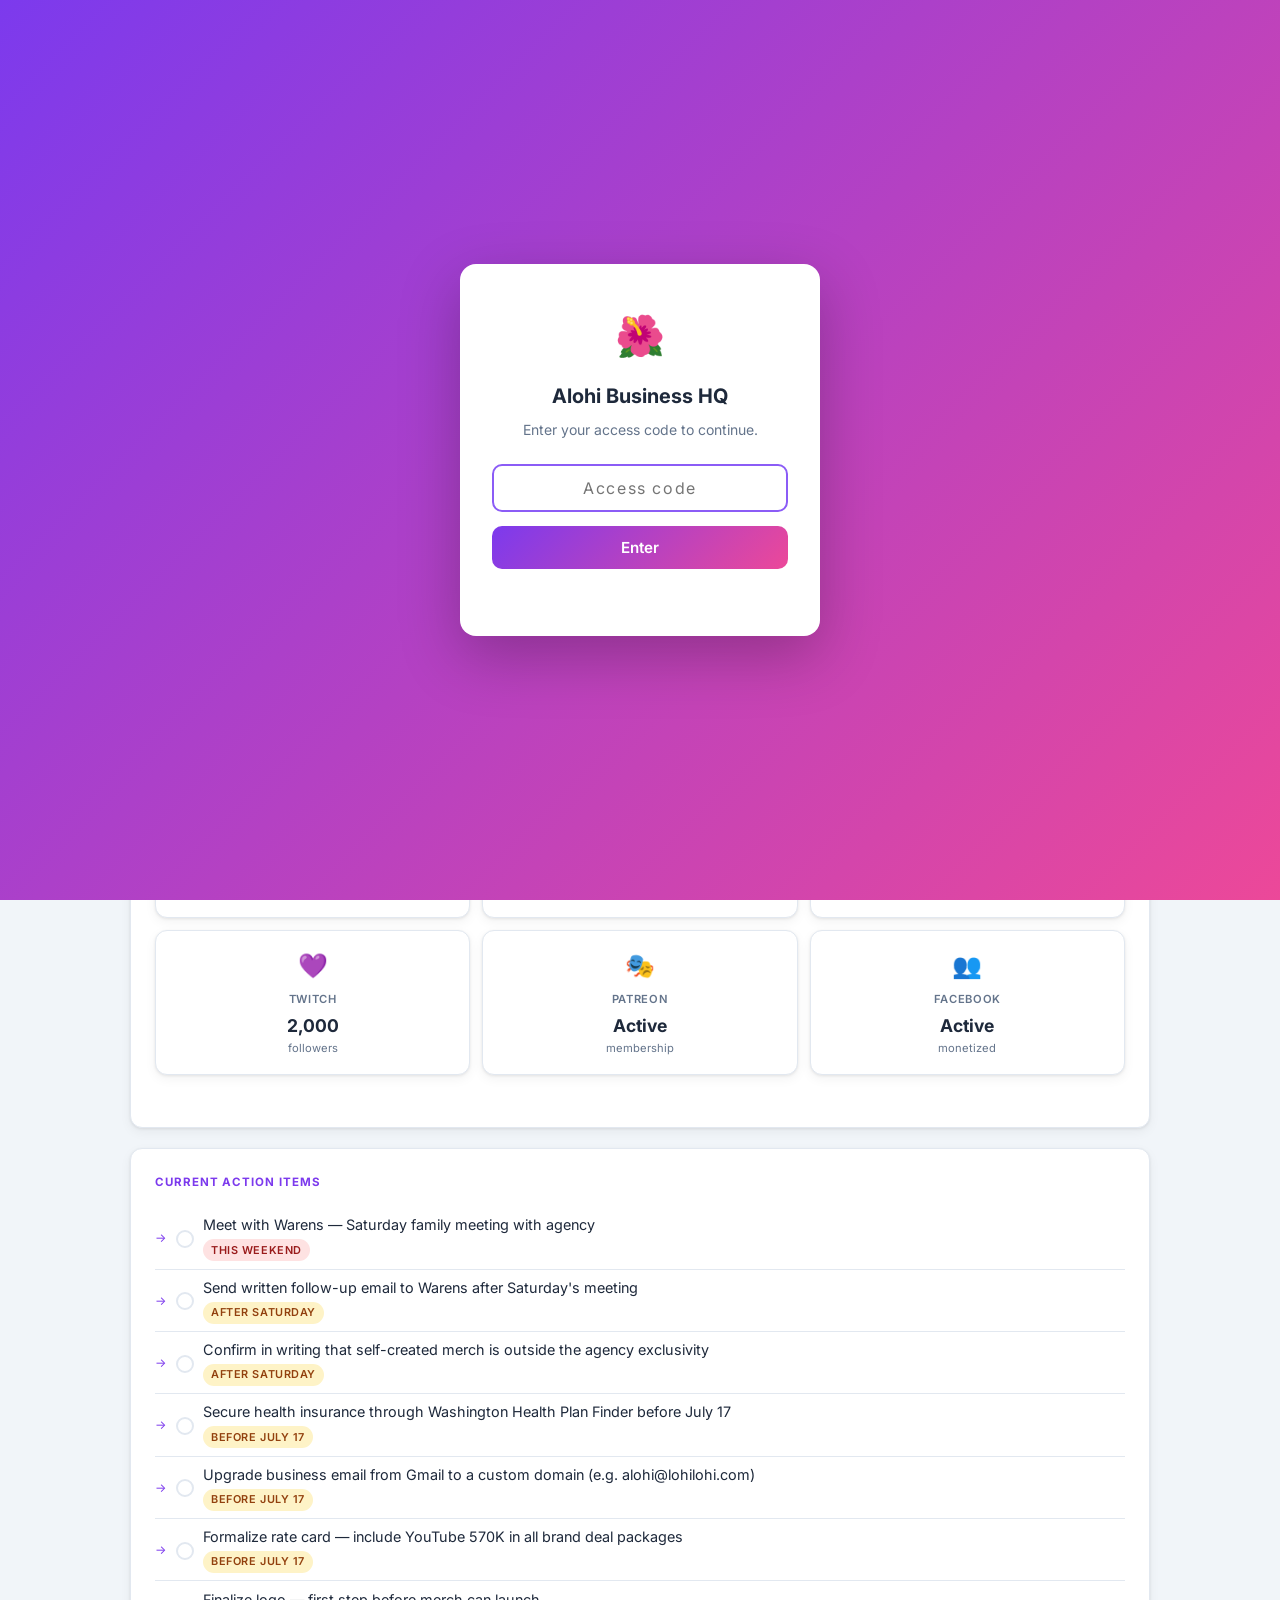
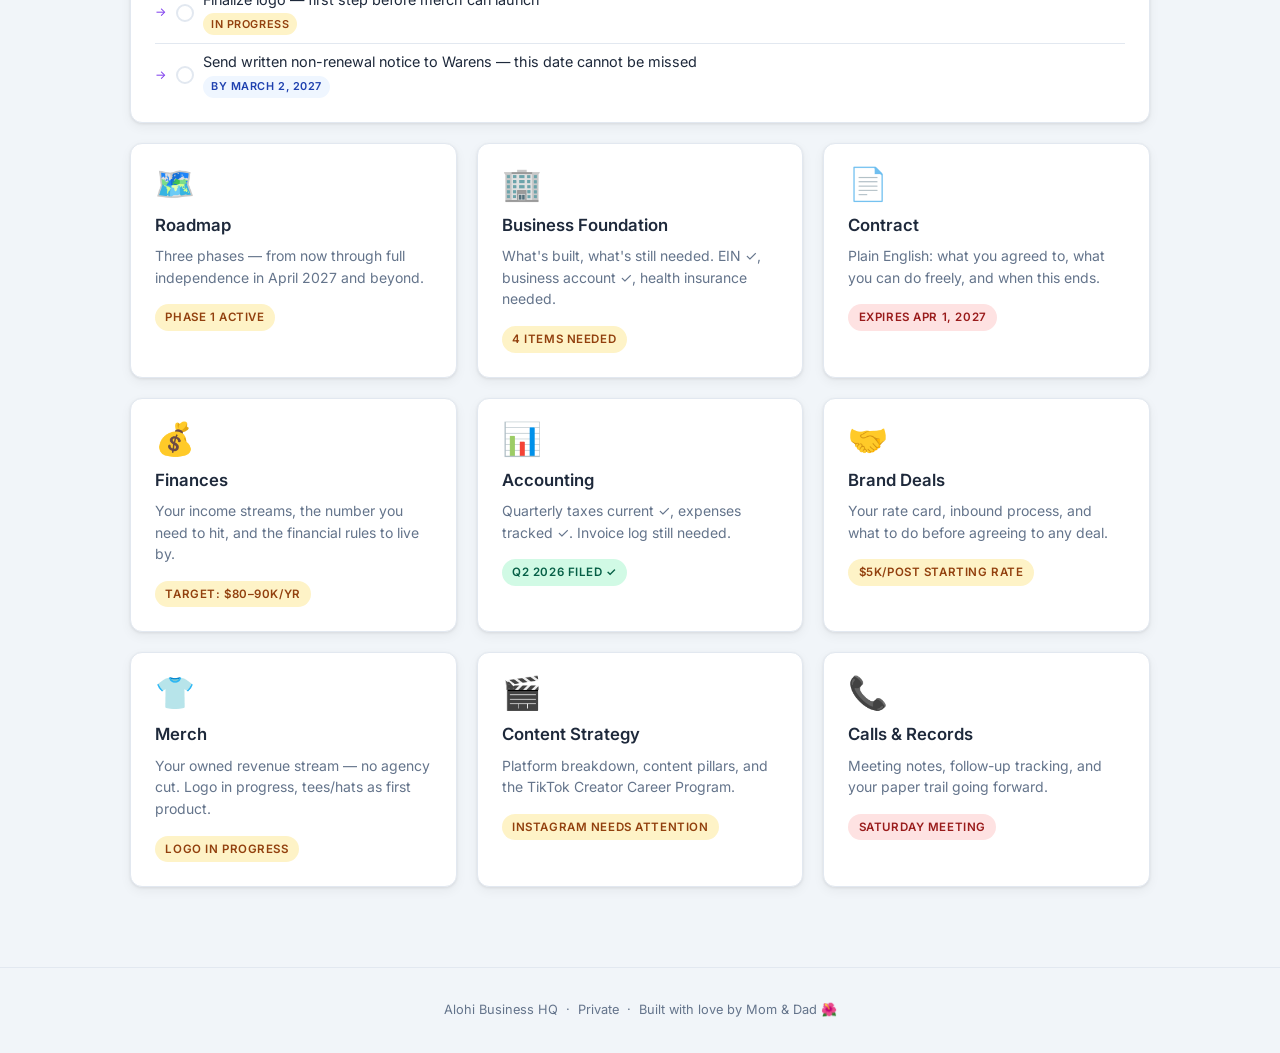
<file: index.html>
<!DOCTYPE html>
<html lang="en">
<head>
  <meta charset="UTF-8">
  <meta name="viewport" content="width=device-width, initial-scale=1.0">
  <title>Alohi Business HQ</title>
  <link rel="preconnect" href="https://fonts.googleapis.com">
  <link href="https://fonts.googleapis.com/css2?family=Inter:wght@400;500;600;700&display=swap" rel="stylesheet">
  <link rel="stylesheet" href="style.css">
</head>
<body>

  <header class="site-header">
    <h1>Alohi Business HQ</h1>
    <p class="handle">@lohilohi &nbsp;·&nbsp; Creator Business Dashboard</p>
  </header>

  <!-- ── Tab Bar ── -->
  <nav class="tab-bar">
    <button class="tab active" data-tab="overview">🏠 Home</button>
    <button class="tab" data-tab="roadmap">🗺️ Roadmap</button>
    <button class="tab" data-tab="business-foundation">🏢 Foundation</button>
    <button class="tab" data-tab="contract">📄 Contract</button>
    <button class="tab" data-tab="finances">💰 Finances</button>
    <button class="tab" data-tab="accounting">📊 Accounting</button>
    <button class="tab" data-tab="brand-deals">🤝 Brand Deals</button>
    <button class="tab" data-tab="merch">👕 Merch</button>
    <button class="tab" data-tab="content-strategy">🎬 Content</button>
    <button class="tab" data-tab="calls">📞 Calls</button>
  </nav>

  <main class="container">

    <!-- ══════════════════════════════════════
         HOME TAB
    ══════════════════════════════════════ -->
    <div class="tab-panel active" id="tab-overview">

      <!-- Family Message -->
      <div class="family-message">
        <div class="family-message-eyebrow">A message from Mom &amp; Dad</div>
        <div class="family-message-headline">Imua e Alohi.</div>
        <ul class="family-message-body">
          <li>Know your kuleana.</li>
          <li>Operate from strength, not arrogance.</li>
          <li>Be humble, but stand proud with confidence.</li>
          <li>Know your worth and never compromise your integrity.</li>
        </ul>
        <div class="family-message-footer">Love You, Mom &amp; Dad 🌺</div>
      </div>

      <!-- Status Strip -->
      <div class="status-strip">
        <div class="status-pill pill-amber">
          <span class="pill-label">Employment</span>
          <span class="pill-value">Target exit July 17, 2026</span>
          <span class="pill-count"><span id="countdown-exit">—</span><span class="pill-unit">days</span></span>
        </div>
        <div class="status-pill pill-red">
          <span class="pill-label">Non-Renewal Notice Due</span>
          <span class="pill-value">Must send by March 2, 2027</span>
          <span class="pill-count"><span id="countdown-notice">—</span><span class="pill-unit">days</span></span>
        </div>
        <div class="status-pill pill-blue">
          <span class="pill-label">Agency Contract Ends</span>
          <span class="pill-value">April 1, 2027 — Wawa Productions</span>
          <span class="pill-count"><span id="countdown-contract">—</span><span class="pill-unit">days</span></span>
        </div>
      </div>

      <!-- Platform Grid -->
      <div class="content-card" style="margin-bottom:1.25rem;">
        <h2 class="content-card-title" style="font-size:0.72rem;font-weight:700;text-transform:uppercase;letter-spacing:0.08em;color:var(--primary);margin-bottom:1rem;">Your Audience</h2>
        <div class="platform-grid">
          <div class="platform-card">
            <span class="platform-emoji">📱</span>
            <div class="platform-name">TikTok</div>
            <div class="platform-stat">1,250,000</div>
            <div class="platform-sub">followers</div>
          </div>
          <div class="platform-card">
            <span class="platform-emoji">▶️</span>
            <div class="platform-name">YouTube</div>
            <div class="platform-stat">595,000</div>
            <div class="platform-sub">subscribers</div>
          </div>
          <div class="platform-card">
            <span class="platform-emoji">📸</span>
            <div class="platform-name">Instagram</div>
            <div class="platform-stat">174,000</div>
            <div class="platform-sub">followers</div>
          </div>
          <div class="platform-card">
            <span class="platform-emoji">💜</span>
            <div class="platform-name">Twitch</div>
            <div class="platform-stat">2,000</div>
            <div class="platform-sub">followers</div>
          </div>
          <div class="platform-card">
            <span class="platform-emoji">🎭</span>
            <div class="platform-name">Patreon</div>
            <div class="platform-stat">Active</div>
            <div class="platform-sub">membership</div>
          </div>
          <div class="platform-card">
            <span class="platform-emoji">👥</span>
            <div class="platform-name">Facebook</div>
            <div class="platform-stat">Active</div>
            <div class="platform-sub">monetized</div>
          </div>
        </div>
      </div>

      <!-- Action Items -->
      <div class="content-card">
        <h2 class="content-card-title" style="font-size:0.72rem;font-weight:700;text-transform:uppercase;letter-spacing:0.08em;color:var(--primary);margin-bottom:1rem;">Current Action Items</h2>
        <ul class="action-list">
          <li class="action-item" data-action-id="saturday-meeting">
            <input type="checkbox" class="action-check">
            <div>
              <div class="action-text">Meet with Warens — Saturday family meeting with agency</div>
              <span class="action-tag tag-now">This weekend</span>
            </div>
          </li>
          <li class="action-item" data-action-id="warens-followup">
            <input type="checkbox" class="action-check">
            <div>
              <div class="action-text">Send written follow-up email to Warens after Saturday's meeting</div>
              <span class="action-tag tag-soon">After Saturday</span>
            </div>
          </li>
          <li class="action-item" data-action-id="merch-confirm">
            <input type="checkbox" class="action-check">
            <div>
              <div class="action-text">Confirm in writing that self-created merch is outside the agency exclusivity</div>
              <span class="action-tag tag-soon">After Saturday</span>
            </div>
          </li>
          <li class="action-item" data-action-id="health-insurance">
            <input type="checkbox" class="action-check">
            <div>
              <div class="action-text">Secure health insurance through Washington Health Plan Finder before July 17</div>
              <span class="action-tag tag-soon">Before July 17</span>
            </div>
          </li>
          <li class="action-item" data-action-id="business-email">
            <input type="checkbox" class="action-check">
            <div>
              <div class="action-text">Upgrade business email from Gmail to a custom domain (e.g. alohi@lohilohi.com)</div>
              <span class="action-tag tag-soon">Before July 17</span>
            </div>
          </li>
          <li class="action-item" data-action-id="rate-card">
            <input type="checkbox" class="action-check">
            <div>
              <div class="action-text">Formalize rate card — include YouTube 570K in all brand deal packages</div>
              <span class="action-tag tag-soon">Before July 17</span>
            </div>
          </li>
          <li class="action-item" data-action-id="merch-logo">
            <input type="checkbox" class="action-check">
            <div>
              <div class="action-text">Finalize logo — first step before merch can launch</div>
              <span class="action-tag tag-soon">In progress</span>
            </div>
          </li>
          <li class="action-item" data-action-id="non-renewal-notice">
            <input type="checkbox" class="action-check">
            <div>
              <div class="action-text">Send written non-renewal notice to Warens — this date cannot be missed</div>
              <span class="action-tag tag-date">By March 2, 2027</span>
            </div>
          </li>
        </ul>
      </div>

      <!-- Section Cards -->
      <div class="section-grid" style="margin-top:1.25rem;">
        <div class="section-card" data-target-tab="roadmap" role="button" tabindex="0">
          <span class="card-icon">🗺️</span>
          <div class="card-title">Roadmap</div>
          <div class="card-desc">Three phases — from now through full independence in April 2027 and beyond.</div>
          <span class="card-status status-pending">Phase 1 active</span>
        </div>
        <div class="section-card" data-target-tab="business-foundation" role="button" tabindex="0">
          <span class="card-icon">🏢</span>
          <div class="card-title">Business Foundation</div>
          <div class="card-desc">What's built, what's still needed. EIN ✓, business account ✓, health insurance needed.</div>
          <span class="card-status status-pending">4 items needed</span>
        </div>
        <div class="section-card" data-target-tab="contract" role="button" tabindex="0">
          <span class="card-icon">📄</span>
          <div class="card-title">Contract</div>
          <div class="card-desc">Plain English: what you agreed to, what you can do freely, and when this ends.</div>
          <span class="card-status status-urgent">Expires Apr 1, 2027</span>
        </div>
        <div class="section-card" data-target-tab="finances" role="button" tabindex="0">
          <span class="card-icon">💰</span>
          <div class="card-title">Finances</div>
          <div class="card-desc">Your income streams, the number you need to hit, and the financial rules to live by.</div>
          <span class="card-status status-pending">Target: $80–90K/yr</span>
        </div>
        <div class="section-card" data-target-tab="accounting" role="button" tabindex="0">
          <span class="card-icon">📊</span>
          <div class="card-title">Accounting</div>
          <div class="card-desc">Quarterly taxes current ✓, expenses tracked ✓. Invoice log still needed.</div>
          <span class="card-status status-active">Q2 2026 filed ✓</span>
        </div>
        <div class="section-card" data-target-tab="brand-deals" role="button" tabindex="0">
          <span class="card-icon">🤝</span>
          <div class="card-title">Brand Deals</div>
          <div class="card-desc">Your rate card, inbound process, and what to do before agreeing to any deal.</div>
          <span class="card-status status-pending">$5K/post starting rate</span>
        </div>
        <div class="section-card" data-target-tab="merch" role="button" tabindex="0">
          <span class="card-icon">👕</span>
          <div class="card-title">Merch</div>
          <div class="card-desc">Your owned revenue stream — no agency cut. Logo in progress, tees/hats as first product.</div>
          <span class="card-status status-pending">Logo in progress</span>
        </div>
        <div class="section-card" data-target-tab="content-strategy" role="button" tabindex="0">
          <span class="card-icon">🎬</span>
          <div class="card-title">Content Strategy</div>
          <div class="card-desc">Platform breakdown, content pillars, and the TikTok Creator Career Program.</div>
          <span class="card-status status-pending">Instagram needs attention</span>
        </div>
        <div class="section-card" data-target-tab="calls" role="button" tabindex="0">
          <span class="card-icon">📞</span>
          <div class="card-title">Calls &amp; Records</div>
          <div class="card-desc">Meeting notes, follow-up tracking, and your paper trail going forward.</div>
          <span class="card-status status-urgent">Saturday meeting</span>
        </div>
      </div>

    </div><!-- /overview -->


    <!-- ══════════════════════════════════════
         ROADMAP TAB
    ══════════════════════════════════════ -->
    <div class="tab-panel" id="tab-roadmap">
      <div class="section-hero">
        <span class="hero-icon">🗺️</span>
        <h1>Roadmap</h1>
        <p class="subtitle">Three phases — building the foundation, growing under contract, then full independence. Each phase has a clear goal and a guardrail before moving to the next.</p>
      </div>

      <div class="content-card">
        <h2>Phase 1 — Build the Foundation</h2>
        <p style="font-size:0.825rem;color:var(--muted);margin-bottom:0.75rem;"><strong>Now → July 17, 2026</strong></p>
        <p>Before quitting the full-time job, the business structure needs to be solid enough to hold real income. This phase is about getting the basics right — not chasing growth yet.</p>
        <ul>
          <li>Complete Saturday meeting with Warens — understand the relationship clearly</li>
          <li>Send written follow-up to Warens — get key terms confirmed in writing</li>
          <li>Upgrade business email to a custom domain</li>
          <li>Secure health insurance through WA Health Plan Finder</li>
          <li>Formalize the rate card — include YouTube 570K in all packages</li>
          <li>Confirm merch is outside agency exclusivity — in writing</li>
          <li>Finalize logo — unlock merch launch</li>
        </ul>
      </div>

      <div class="guardrail">
        <div class="guardrail-title">⚠ Before You Quit July 17 — Check These First</div>
        <ul>
          <li>Health insurance secured and active before last day of employment</li>
          <li>At least 3 months of living expenses in savings as a buffer</li>
          <li>Quarterly tax payment schedule set up and current</li>
          <li>Business email upgraded — brands need a professional address</li>
          <li>Rate card formalized and ready to send to any brand inquiry</li>
        </ul>
      </div>

      <div class="content-card">
        <h2>Phase 2 — Grow Under Contract</h2>
        <p style="font-size:0.825rem;color:var(--muted);margin-bottom:0.75rem;"><strong>July 17, 2026 → April 1, 2027</strong></p>
        <p>You're full-time, you're still under contract with Wawa. The goal is to maximize what's <em>outside</em> their scope — your LIVE income, your merch, your direct audience growth — while building the brand deals pipeline for after April 2027.</p>
        <ul>
          <li>Maximize TikTok LIVE income — this is fully yours, no agency cut</li>
          <li>Launch merch — first product live, margins tracked</li>
          <li>Post consistently on Instagram — engagement has been declining</li>
          <li>Build YouTube content strategy — 570K is underused in brand deals</li>
          <li>Document every brand deal the agency brings (or doesn't) — build your own record</li>
          <li>Begin building brand relationships you source independently — these won't be subject to agency non-solicitation if you haven't been introduced through them</li>
          <li>Set aside 25–30% of every payment for quarterly taxes — no exceptions</li>
        </ul>
      </div>

      <div class="key-date-banner">
        <div>
          <div class="key-date-label">Critical Deadline — Do Not Miss</div>
          <div class="key-date-value">March 2, 2027 — Send Written Non-Renewal Notice to Warens</div>
        </div>
        <div class="key-date-days">
          <div class="key-date-days-num" id="countdown-notice-roadmap">—</div>
          <div class="key-date-days-label">days away</div>
        </div>
      </div>

      <div class="content-card">
        <h2>Phase 3 — Full Independence</h2>
        <p style="font-size:0.825rem;color:var(--muted);margin-bottom:0.75rem;"><strong>April 1, 2027 onwards</strong></p>
        <p>Contract expires. You own your full business. Every dollar of every deal stays on your terms. Phase 3 isn't a destination — it's the beginning of what you've been building toward.</p>
        <ul>
          <li>Run your own brand deal pipeline — 25–50 outbound pitches per week</li>
          <li>Convert successful one-off deals into retainers and ambassadorships</li>
          <li>Evaluate whether you need a new agent — on your terms, with better contract terms</li>
          <li>Consider LLC formation if income has grown significantly</li>
          <li>Expand merch into a consistent product line</li>
          <li>Explore convention appearances as a paid revenue stream</li>
          <li>Build toward Patreon membership tiers and digital products</li>
        </ul>
      </div>

      <div class="tab-notes" data-notes-key="roadmap">
        <span class="tab-notes-label">Your notes &amp; updates</span>
        <textarea class="tab-notes-area" placeholder="Add notes as things change…"></textarea>
        <span class="tab-notes-indicator">Saved ✓</span>
      </div>
    </div><!-- /roadmap -->


    <!-- ══════════════════════════════════════
         BUSINESS FOUNDATION TAB
    ══════════════════════════════════════ -->
    <div class="tab-panel" id="tab-business-foundation">
      <div class="section-hero">
        <span class="hero-icon">🏢</span>
        <h1>Business Foundation</h1>
        <p class="subtitle">What's in place and what still needs to happen. A business that looks profitable on the outside but is missing its foundation underneath is fragile.</p>
      </div>

      <div class="content-card">
        <h2>Current Status</h2>
        <ul class="status-list">
          <li><span class="status-badge badge-done">Done</span> Sole proprietorship — legal structure in place</li>
          <li><span class="status-badge badge-done">Done</span> EIN (Employer Identification Number) obtained</li>
          <li><span class="status-badge badge-done">Done</span> Amex Blueprint business checking + savings account</li>
          <li><span class="status-badge badge-done">Done</span> W-9 on file — ready for brand payments</li>
          <li><span class="status-badge badge-done">Done</span> Media kit — synced with analytics</li>
          <li><span class="status-badge badge-done">Done</span> Invoices sent manually per deal</li>
          <li><span class="status-badge badge-progress">In progress</span> Health insurance — researching WA Health Plan Finder</li>
          <li><span class="status-badge badge-needed">Needed</span> Business email — upgrade from lohilohisan@gmail.com to custom domain</li>
          <li><span class="status-badge badge-needed">Needed</span> Business liability insurance</li>
          <li><span class="status-badge badge-needed">Needed</span> Formal rate card — currently not documented</li>
          <li><span class="status-badge badge-needed">Needed</span> LLC — not yet formed (revisit when income grows consistently)</li>
        </ul>
      </div>

      <div class="guardrail">
        <div class="guardrail-title">⚠ Before July 17 — These Must Be Done</div>
        <ul>
          <li>Health insurance active — losing employer coverage on last day</li>
          <li>Business email upgraded — lohilohisan@gmail.com undermines $5,000+ deal negotiations</li>
          <li>Rate card documented and ready to send</li>
        </ul>
      </div>

      <div class="content-card">
        <h2>Business Banking — How It Works</h2>
        <p>All content revenue flows to the Amex Blueprint business account. This separation between personal and business money is one of the most important habits you have — don't break it.</p>
        <ul>
          <li>All platform income (TikTok, YouTube, Patreon, Facebook) → business account</li>
          <li>All brand deal payments → business account (through agency first, then to you)</li>
          <li>All business expenses paid from business account — never personal</li>
          <li>No business credit card yet — consider one for expense tracking clarity</li>
          <li>Business PayPal in progress — needed for some brand payment methods</li>
        </ul>
      </div>

      <div class="content-card">
        <h2>LLC — Should You Form One?</h2>
        <p>Right now, sole proprietorship is fine for your income level. An LLC makes more sense when:</p>
        <ul>
          <li>Annual income consistently exceeds $50,000+ from the business</li>
          <li>You're signing larger brand contracts with liability exposure</li>
          <li>You have significant physical assets (studio, equipment) worth protecting</li>
          <li>You want to appear more established to enterprise-level brands</li>
        </ul>
        <p style="margin-top:0.75rem;font-size:0.875rem;color:var(--muted);">When the time comes: Washington State LLC filing fee is $200. Revisit in Phase 2 once income is consistent.</p>
      </div>

      <div class="tab-notes" data-notes-key="business-foundation">
        <span class="tab-notes-label">Your notes &amp; updates</span>
        <textarea class="tab-notes-area" placeholder="Add notes as things change…"></textarea>
        <span class="tab-notes-indicator">Saved ✓</span>
      </div>
    </div><!-- /business-foundation -->


    <!-- ══════════════════════════════════════
         CONTRACT TAB
    ══════════════════════════════════════ -->
    <div class="tab-panel" id="tab-contract">
      <div class="section-hero">
        <span class="hero-icon">📄</span>
        <h1>Contract</h1>
        <p class="subtitle">Plain English — what you agreed to, who gets what, what you can do on your own, and the one date that cannot be missed.</p>
      </div>

      <div class="key-date-banner">
        <div>
          <div class="key-date-label">Most Important Date in This Contract</div>
          <div class="key-date-value">March 2, 2027 — Send written non-renewal notice to Warens</div>
        </div>
        <div class="key-date-days">
          <div class="key-date-days-num" id="countdown-notice-contract">—</div>
          <div class="key-date-days-label">days away</div>
        </div>
      </div>

      <div class="content-card">
        <h2>The Basics</h2>
        <ul class="status-list">
          <li><span class="status-badge badge-done">Who</span> Wawa Productions — CEO Mc Lee Warens Ambroise, Quebec, Canada</li>
          <li><span class="status-badge badge-done">Term</span> April 1, 2026 → April 1, 2027 (Year 2 — auto-renewed)</li>
          <li><span class="status-badge badge-done">Your cut</span> 75% of every brand deal</li>
          <li><span class="status-badge badge-needed">Their cut</span> 25% total — 15% agency + 10% talent manager (both go to Warens)</li>
          <li><span class="status-badge badge-done">Admin fee</span> 1.5% for payment processing — on top of the 25%</li>
          <li><span class="status-badge badge-progress">Annual fee</span> $250 — listed in contract, not yet charged</li>
          <li><span class="status-badge badge-done">Law</span> Province of Quebec, Canada — any disputes go to Canadian courts</li>
        </ul>
      </div>

      <div class="free-zone">
        <div class="free-zone-title">✅ Fully Yours — No Agency Approval Needed</div>
        <ul>
          <li>TikTok LIVE income — fan gifts, subscriptions, Creator Career Program payouts — TikTok pays you directly</li>
          <li>YouTube ad revenue and channel monetization</li>
          <li>Patreon membership income</li>
          <li>Twitch subscriptions and bits</li>
          <li>Facebook monetization</li>
          <li>Your content — the contract does not transfer IP ownership. Your videos, your likeness, your brand identity are yours</li>
          <li>Self-created merchandise (likely — confirm with Warens in writing after Saturday)</li>
        </ul>
      </div>

      <div class="guardrail">
        <div class="guardrail-title">⚠ These Require Warens — Do Not Proceed Without Him</div>
        <ul>
          <li>Brand deals, sponsorships, and paid partnerships of any kind</li>
          <li>Licensing agreements and commercial collaborations</li>
          <li>Public appearances, conventions, and events — must be reviewed and cleared first</li>
          <li>Any agreement with a third party offering similar agency services</li>
          <li>If a brand contacts you directly — forward to Warens before responding with any commitment</li>
        </ul>
      </div>

      <div class="content-card">
        <h2>The Exit — What Happens When Contract Ends</h2>
        <ul>
          <li>Give written notice of non-renewal by <strong>March 2, 2027</strong> — 30 days before April 1</li>
          <li>Any brand contracts active at termination remain under agency management until completed</li>
          <li>For 12 months after exit: cannot independently work with brands the agency introduced without their written permission</li>
          <li>Confidentiality clause survives termination indefinitely — never share agency strategy, client lists, or internal rates</li>
          <li>There is no early exit option in the current contract — April 1, 2027 is the earliest clean exit</li>
        </ul>
      </div>

      <div class="content-card">
        <h2>What Better Terms Look Like in 2027</h2>
        <p style="font-size:0.875rem;color:var(--muted);margin-bottom:0.75rem;">If you choose to work with an agency after April 2027, know what to ask for:</p>
        <ul>
          <li>Commission: 20% maximum — on agency-sourced deals only</li>
          <li>0–10% on deals you source yourself</li>
          <li>Exit clause: 30–60 days written notice, no financial penalty</li>
          <li>IP: You retain full ownership of all content and brand identity</li>
          <li>No exclusivity on merch, direct fan income, or self-created products</li>
          <li>Governing law: Washington State — not a foreign country</li>
        </ul>
      </div>

      <div class="tab-notes" data-notes-key="contract">
        <span class="tab-notes-label">Notes from Warens meeting &amp; follow-up</span>
        <textarea class="tab-notes-area" placeholder="Add responses and clarifications from Warens here…"></textarea>
        <span class="tab-notes-indicator">Saved ✓</span>
      </div>
    </div><!-- /contract -->


    <!-- ══════════════════════════════════════
         FINANCES TAB
    ══════════════════════════════════════ -->
    <div class="tab-panel" id="tab-finances">
      <div class="section-hero">
        <span class="hero-icon">💰</span>
        <h1>Finances</h1>
        <p class="subtitle">The real picture — every income stream, the number you need to hit, and the rules that keep the business financially healthy.</p>
      </div>

      <div class="content-card">
        <h2>The Target Number</h2>
        <p>Your current full-time job pays approximately <strong>$60,000/year ($5,000/month gross)</strong>. As a self-employed creator, you need to earn more to net the same — because:</p>
        <ul>
          <li>Self-employment tax: ~15.3% (you pay both employee + employer share)</li>
          <li>No employer health insurance — you cover it yourself</li>
          <li>No paid time off, sick days, or 401(k) match</li>
          <li>Income is inconsistent — need a buffer for slow months</li>
        </ul>
        <p style="margin-top:0.75rem;"><strong>Target gross revenue: $80,000–$90,000/year</strong> to net equivalent take-home after taxes and costs.</p>
      </div>

      <div class="content-card">
        <h2>Your Income Streams</h2>
        <ul>
          <li><strong>TikTok LIVE</strong> — fan gifts, subscriptions, Creator Career Program payouts (fully yours, no agency cut)</li>
          <li><strong>YouTube</strong> — ad revenue on 570K subscribers (fully yours)</li>
          <li><strong>Patreon</strong> — membership income (fully yours)</li>
          <li><strong>Twitch</strong> — subscriptions and bits (fully yours)</li>
          <li><strong>Facebook</strong> — monetization (fully yours)</li>
          <li><strong>Brand deals via agency</strong> — 75% to you after agency commission</li>
          <li><strong>Merch</strong> — coming soon; 100% owned, subject to platform fees only</li>
        </ul>
      </div>

      <div class="content-card">
        <h2>What's Currently Being Subsidized</h2>
        <p style="font-size:0.875rem;color:var(--muted);margin-bottom:0.75rem;">This is important for an honest picture of your real profitability. These costs exist — they're just not coming out of your pocket yet:</p>
        <ul>
          <li>Rent and utilities — currently covered by parents</li>
          <li>Equipment and cosplay gifts — frequently provided externally</li>
        </ul>
        <p style="margin-top:0.75rem;font-size:0.875rem;color:var(--muted);">As you move toward independence, these become your business expenses. Factor them into your income target.</p>
      </div>

      <div class="guardrail">
        <div class="guardrail-title">⚠ Financial Rules — Non-Negotiable</div>
        <ul>
          <li>Set aside 25–30% of every single payment for quarterly taxes — before spending anything else</li>
          <li>Never mix personal and business money — all income goes to the Amex Blueprint account</li>
          <li>Always invoice before or upon payment — no invoice, no deal</li>
          <li>Do not quit your job until you have 3 consistent months of creator income at or above your salary target</li>
          <li>Every business expense gets a receipt — digital or physical, saved immediately</li>
        </ul>
      </div>

      <div class="tab-notes" data-notes-key="finances">
        <span class="tab-notes-label">Monthly income &amp; expense notes</span>
        <textarea class="tab-notes-area" placeholder="Track monthly income, expenses, and financial milestones here…"></textarea>
        <span class="tab-notes-indicator">Saved ✓</span>
      </div>
    </div><!-- /finances -->


    <!-- ══════════════════════════════════════
         ACCOUNTING TAB
    ══════════════════════════════════════ -->
    <div class="tab-panel" id="tab-accounting">
      <div class="section-hero">
        <span class="hero-icon">📊</span>
        <h1>Accounting</h1>
        <p class="subtitle">The paper trail that protects you at tax time and in any dispute. You're already ahead of most creators — keep it up.</p>
      </div>

      <div class="content-card">
        <h2>Current Status</h2>
        <ul class="status-list">
          <li><span class="status-badge badge-done">Done</span> 2026 quarterly taxes — all filed and current</li>
          <li><span class="status-badge badge-done">Done</span> Expense tracker — actively maintained</li>
          <li><span class="status-badge badge-done">Done</span> Receipts — saved physically and electronically</li>
          <li><span class="status-badge badge-done">Done</span> Tax documents — organized for annual filing</li>
          <li><span class="status-badge badge-needed">Needed</span> Invoice log — a running record of every deal invoiced, status, and amount</li>
        </ul>
      </div>

      <div class="content-card">
        <h2>Quarterly Tax Dates — 2026</h2>
        <ul>
          <li><strong>Q1 — April 15, 2026</strong> ✓ Filed</li>
          <li><strong>Q2 — June 16, 2026</strong> ✓ Filed</li>
          <li><strong>Q3 — September 15, 2026</strong> — upcoming</li>
          <li><strong>Q4 — January 15, 2027</strong> — upcoming</li>
        </ul>
        <p style="margin-top:0.75rem;font-size:0.875rem;color:var(--muted);">Rule: set aside 25–30% of every payment the moment it arrives. Pay quarterly, never skip.</p>
      </div>

      <div class="content-card">
        <h2>Write-Off Reference — These Are Business Expenses</h2>
        <p style="font-size:0.875rem;color:var(--muted);margin-bottom:0.75rem;">Every dollar spent on these reduces your taxable income. Keep every receipt.</p>
        <ul>
          <li>Cosplay costumes, props, and materials</li>
          <li>Camera, lighting, microphone, and production equipment</li>
          <li>Editing software subscriptions (Adobe, DaVinci, etc.)</li>
          <li>Convention registration fees</li>
          <li>Travel to conventions or brand events (flights, hotels, rideshare)</li>
          <li>Hair, makeup, and styling specifically for content production</li>
          <li>Business email and website hosting</li>
          <li>Merch production and shipping costs</li>
          <li>Agency commission paid (deducted from gross income)</li>
          <li>Home office — portion of rent/utilities (requires consistent dedicated space)</li>
          <li>Phone — portion used for business</li>
        </ul>
      </div>

      <div class="tab-notes" data-notes-key="accounting">
        <span class="tab-notes-label">Invoice log &amp; accounting notes</span>
        <textarea class="tab-notes-area" placeholder="Track invoices, payments received, and accounting notes here…"></textarea>
        <span class="tab-notes-indicator">Saved ✓</span>
      </div>
    </div><!-- /accounting -->


    <!-- ══════════════════════════════════════
         BRAND DEALS TAB
    ══════════════════════════════════════ -->
    <div class="tab-panel" id="tab-brand-deals">
      <div class="section-hero">
        <span class="hero-icon">🤝</span>
        <h1>Brand Deals</h1>
        <p class="subtitle">Your rate card, your process, and the rules that protect your value. Never apologize for your pricing. Never discount without reducing scope first.</p>
      </div>

      <div class="content-card">
        <h2>Your Rate Card</h2>
        <div class="rate-card-grid">
          <div class="rate-item">
            <div class="rate-item-label">Single TikTok Post</div>
            <div class="rate-item-value">$5,000</div>
            <div class="rate-item-sub">starting rate</div>
          </div>
          <div class="rate-item">
            <div class="rate-item-label">TikTok + Instagram Bundle</div>
            <div class="rate-item-value">$6,500–$8,000</div>
            <div class="rate-item-sub">multi-platform</div>
          </div>
          <div class="rate-item">
            <div class="rate-item-label">Usage Rights</div>
            <div class="rate-item-value">+30–100%</div>
            <div class="rate-item-sub">brand repurposes content</div>
          </div>
          <div class="rate-item">
            <div class="rate-item-label">Exclusivity</div>
            <div class="rate-item-value">+20–50%</div>
            <div class="rate-item-sub">can't work with competitors</div>
          </div>
          <div class="rate-item">
            <div class="rate-item-label">YouTube (570K)</div>
            <div class="rate-item-value">Add to all packages</div>
            <div class="rate-item-sub">currently underused in pitches</div>
          </div>
          <div class="rate-item">
            <div class="rate-item-label">TikTok LIVE Integration</div>
            <div class="rate-item-value">Negotiate separately</div>
            <div class="rate-item-sub">case by case</div>
          </div>
        </div>
      </div>

      <div class="guardrail">
        <div class="guardrail-title">⚠ Before Agreeing to Any Brand Deal</div>
        <ul>
          <li>All deals currently go through Warens — forward inbound inquiries to him before responding</li>
          <li>Never agree to a price verbally — let Warens handle negotiations</li>
          <li>If a brand offers a low budget, do not discount — reduce the scope of deliverables instead</li>
          <li>Require usage rights and exclusivity to be clearly stated in writing before signing anything</li>
          <li>Always invoice before or upon first payment — no verbal handshake deals</li>
        </ul>
      </div>

      <div class="content-card">
        <h2>Inbound Inquiry Process</h2>
        <p style="font-size:0.875rem;color:var(--muted);margin-bottom:0.75rem;">When a brand contacts you directly — this is what happens:</p>
        <ul>
          <li>Acknowledge receipt — do not commit to anything</li>
          <li>Forward the inquiry to Warens for handling</li>
          <li>If they ask about pricing, say: "My management team will be in touch"</li>
          <li>After April 2027 (post-agency): respond directly using the rate card above</li>
        </ul>
      </div>

      <div class="content-card">
        <h2>Target Brand Categories</h2>
        <ul>
          <li>Anime merchandise and figure manufacturers</li>
          <li>Gaming companies and streaming platforms</li>
          <li>Cosplay and costume suppliers</li>
          <li>Apparel and streetwear brands</li>
          <li>Convention organizers — Anime Expo, Fan Expo, etc.</li>
          <li>Beauty and makeup brands</li>
          <li>Gym and fitness brands (gym content also drives inquiries)</li>
          <li>Tech accessories — LED, ring lights, stream gear</li>
        </ul>
      </div>

      <div class="tab-notes" data-notes-key="brand-deals">
        <span class="tab-notes-label">Pipeline &amp; deal notes</span>
        <textarea class="tab-notes-area" placeholder="Track active brand conversations, pipeline status, and deal notes here…"></textarea>
        <span class="tab-notes-indicator">Saved ✓</span>
      </div>
    </div><!-- /brand-deals -->


    <!-- ══════════════════════════════════════
         MERCH TAB
    ══════════════════════════════════════ -->
    <div class="tab-panel" id="tab-merch">
      <div class="section-hero">
        <span class="hero-icon">👕</span>
        <h1>Merch</h1>
        <p class="subtitle">Your owned revenue stream — no agency cut, no approval needed (once confirmed with Warens). Every dollar of margin stays with you.</p>
      </div>

      <div class="content-card">
        <h2>Where Things Stand</h2>
        <ul class="status-list">
          <li><span class="status-badge badge-progress">In progress</span> Logo design — first step before anything else launches</li>
          <li><span class="status-badge badge-progress">In progress</span> Confirming merch is outside agency exclusivity — ask Warens in writing post-Saturday</li>
          <li><span class="status-badge badge-needed">Not started</span> Shopify store — have experience with the platform</li>
          <li><span class="status-badge badge-needed">Not started</span> Printify setup — print-on-demand, no upfront inventory cost</li>
          <li><span class="status-badge badge-needed">Not started</span> First product — leaning toward t-shirts or hats</li>
          <li><span class="status-badge badge-needed">Not started</span> Margin analysis — must be done before any product is priced</li>
        </ul>
      </div>

      <div class="guardrail">
        <div class="guardrail-title">⚠ Before You Launch — Complete This Checklist First</div>
        <ul>
          <li>Logo finalized and ready for print</li>
          <li>Written confirmation from Warens that merch is outside the exclusivity</li>
          <li>Margin analysis done — target 40–60% margin minimum</li>
          <li>Shopify store set up and tested with a test order</li>
          <li>Printify product quality verified before going live</li>
          <li>Launch content planned — tie it to existing audience and a moment (cosplay reveal, convention, viral post)</li>
        </ul>
      </div>

      <div class="content-card">
        <h2>Margin Reference</h2>
        <p style="font-size:0.875rem;color:var(--muted);margin-bottom:0.75rem;">Run this calculation on every product before you set a price:</p>
        <ul>
          <li>Product cost (Printify printing + materials)</li>
          <li>Shopify transaction fee (~2.9% + $0.30)</li>
          <li>Shipping to customer (or offer free shipping and build it in)</li>
          <li>Retail price minus all of the above = your actual margin</li>
          <li><strong>Target: 40–60% margin minimum</strong> — below 40% and it's not worth the effort</li>
        </ul>
      </div>

      <div class="content-card">
        <h2>First Product Ideas</h2>
        <ul>
          <li><strong>T-shirts or hoodies</strong> — Alohi's first instinct, correct for building a fanbase</li>
          <li><strong>Hats</strong> — lower cost, strong margins, wearable daily</li>
          <li>Tie the first drop to a viral cosplay moment — limited edition increases urgency</li>
          <li>Digital products (guides, presets) — zero production cost, pure margin, launch anytime</li>
          <li>Prints from popular cosplay shoots — low cost, high perceived value for fans</li>
        </ul>
      </div>

      <div class="tab-notes" data-notes-key="merch">
        <span class="tab-notes-label">Merch progress notes</span>
        <textarea class="tab-notes-area" placeholder="Track logo status, product decisions, launch timeline, and margin calculations here…"></textarea>
        <span class="tab-notes-indicator">Saved ✓</span>
      </div>
    </div><!-- /merch -->


    <!-- ══════════════════════════════════════
         CONTENT STRATEGY TAB
    ══════════════════════════════════════ -->
    <div class="tab-panel" id="tab-content-strategy">
      <div class="section-hero">
        <span class="hero-icon">🎬</span>
        <h1>Content Strategy</h1>
        <p class="subtitle">Content creation is the engine of everything else — brand deals, merch sales, fan income, and long-term growth all flow from a consistent, intentional content presence.</p>
      </div>

      <div class="content-card">
        <h2>Your Platforms</h2>
        <ul class="status-list">
          <li><span class="status-badge badge-done">Primary</span> <strong>TikTok</strong> — 1,250,000 followers · proven viral engine · primary monetization</li>
          <li><span class="status-badge badge-done">Strong</span> <strong>YouTube</strong> — 595,000 subscribers · underused in brand deal packages · needs a strategy</li>
          <li><span class="status-badge badge-progress">Attention needed</span> <strong>Instagram</strong> — 174,000 followers · engagement declining due to inconsistent posting</li>
          <li><span class="status-badge badge-done">Active</span> <strong>TikTok LIVE</strong> — primary streaming platform · Creator Career Program · income is 100% yours</li>
          <li><span class="status-badge badge-done">Active</span> <strong>Patreon</strong> — membership income · fully independent revenue</li>
          <li><span class="status-badge badge-progress">Growing</span> <strong>Twitch</strong> — 2,000 followers · early stage · evaluate as LIVE strategy develops</li>
          <li><span class="status-badge badge-done">Active</span> <strong>Facebook</strong> — monetized · passive income channel</li>
        </ul>
      </div>

      <div class="guardrail">
        <div class="guardrail-title">⚠ Instagram — Action Required</div>
        <ul>
          <li>Engagement is declining because posting has been inconsistent — brands check this</li>
          <li>Instagram is part of your brand deal package ($6,500–$8,000 TikTok + Instagram bundle)</li>
          <li>A declining engagement rate reduces what you can charge — and what brands want to pay</li>
          <li>Commit to a minimum posting schedule and stick to it — even 3x per week makes a difference</li>
        </ul>
      </div>

      <div class="content-card">
        <h2>Content Pillars — What Works</h2>
        <ul>
          <li>Anime cosplay reveals and character transformations</li>
          <li>Dance videos — K-pop, anime openings</li>
          <li>Gaming fandom content — character tributes, scene recreations</li>
          <li>Gym and fitness content — also drives brand deal inquiries</li>
          <li>Cosplay skits and character portrayals</li>
          <li>Behind-the-scenes of costume builds and production</li>
          <li>Convention content and event coverage</li>
          <li>Travel content — backlog exists and can be used</li>
        </ul>
        <p style="margin-top:0.75rem;font-size:0.875rem;color:var(--muted);">Cosplay, gym, and makeup content drives the most brand deal inbound inquiries.</p>
      </div>

      <div class="content-card">
        <h2>TikTok Creator Career Program</h2>
        <p>A TikTok-native monthly mission Alohi self-enrolled in. <strong>TikTok pays directly upon completion — no agency commission.</strong></p>
        <ul>
          <li>Go LIVE 65 hours in the month — TikTok LIVE only, VODs don't count</li>
          <li>Earn 200,000 diamonds from fan gifts</li>
          <li>Complete the Daily Scoop Challenge</li>
          <li>Complete 200 LIVE matches against other creators</li>
        </ul>
        <p style="margin-top:0.75rem;font-size:0.875rem;color:var(--muted);">Target schedule: 4 hours across 4 days per week. Don't burn out — pace is sustainable.</p>
        <div class="program-images">
          <p class="program-images-label">Program screenshots</p>
          <div class="image-strip">
            <img src="images/IMG_9730.PNG" alt="TikTok Creator Career Program overview">
            <img src="images/IMG_9731.PNG" alt="Eligibility and benefits">
            <img src="images/IMG_9732.PNG" alt="Monthly mission progress">
            <img src="images/IMG_9733.PNG" alt="Week 1 goals">
            <img src="images/IMG_9734.PNG" alt="Week 1 tips">
            <img src="images/IMG_9735.PNG" alt="Match format and terms">
          </div>
        </div>
      </div>

      <div class="content-card">
        <h2>YouTube — The Underused Asset</h2>
        <p>595,000 subscribers is a significant audience. It's currently not being included in brand deal packages — and it should be. Action items:</p>
        <ul>
          <li>Add YouTube to all brand deal pitches and sponsorship packages</li>
          <li>Ensure Warens knows the subscriber count and is factoring it into negotiations</li>
          <li>Develop a YouTube-specific content rhythm — even bi-weekly uploads build compounding revenue</li>
          <li>Long-form cosplay builds, convention vlogs, and travel content are natural fits</li>
        </ul>
      </div>

      <div class="tab-notes" data-notes-key="content-strategy">
        <span class="tab-notes-label">Content schedule &amp; performance notes</span>
        <textarea class="tab-notes-area" placeholder="Track posting schedules, content ideas, performance observations, and Creator Career Program progress…"></textarea>
        <span class="tab-notes-indicator">Saved ✓</span>
      </div>
    </div><!-- /content-strategy -->


    <!-- ══════════════════════════════════════
         CALLS TAB
    ══════════════════════════════════════ -->
    <div class="tab-panel" id="tab-calls">
      <div class="section-hero">
        <span class="hero-icon">📞</span>
        <h1>Calls &amp; Records</h1>
        <p class="subtitle">Every important conversation, documented. If it wasn't written down, it didn't happen.</p>
      </div>

      <div class="note">
        <strong>Rule:</strong> After every significant call or meeting, write a summary within 24 hours. Send a follow-up email to anyone who made a commitment. That email is your paper trail.
      </div>

      <div class="prep-links">
        <h2 class="prep-links-title">Meeting Documents</h2>
        <p class="prep-links-desc">All three documents for the Saturday meeting and Warens follow-up.</p>
        <div class="prep-link-grid">
          <a href="calls/alohi-prep.html" class="prep-link-card" target="_blank">
            <span class="prep-link-icon">📋</span>
            <div>
              <div class="prep-link-title">Alohi's Pre-Call Questions</div>
              <div class="prep-link-desc">What Alohi answered before the meeting — her baseline understanding.</div>
            </div>
            <span class="prep-link-arrow">→</span>
          </a>
          <a href="calls/agency-prep.html" class="prep-link-card" target="_blank">
            <span class="prep-link-icon">🏢</span>
            <div>
              <div class="prep-link-title">Saturday Meeting — Warens</div>
              <div class="prep-link-desc">8 questions for Mom and Dad. Warm, parent-first. Take notes during the call.</div>
            </div>
            <span class="prep-link-arrow">→</span>
          </a>
          <a href="calls/alohi-followup.html" class="prep-link-card" target="_blank">
            <span class="prep-link-icon">✉️</span>
            <div>
              <div class="prep-link-title">Alohi's Written Follow-Up</div>
              <div class="prep-link-desc">Email template Alohi sends Warens after Saturday. 7 business questions, her voice.</div>
            </div>
            <span class="prep-link-arrow">→</span>
          </a>
        </div>
      </div>

      <div class="tab-notes" data-notes-key="calls">
        <span class="tab-notes-label">Meeting notes &amp; call log</span>
        <textarea class="tab-notes-area" placeholder="Add dated notes from every call and meeting here. Format: Date · Attendees · Key points · Action items…"></textarea>
        <span class="tab-notes-indicator">Saved ✓</span>
      </div>
    </div><!-- /calls -->

  </main>

  <footer class="site-footer">
    Alohi Business HQ &nbsp;·&nbsp; Private &nbsp;·&nbsp; Built with love by Mom &amp; Dad 🌺
  </footer>

  <script src="app.js"></script>

</body>
</html>
</file>
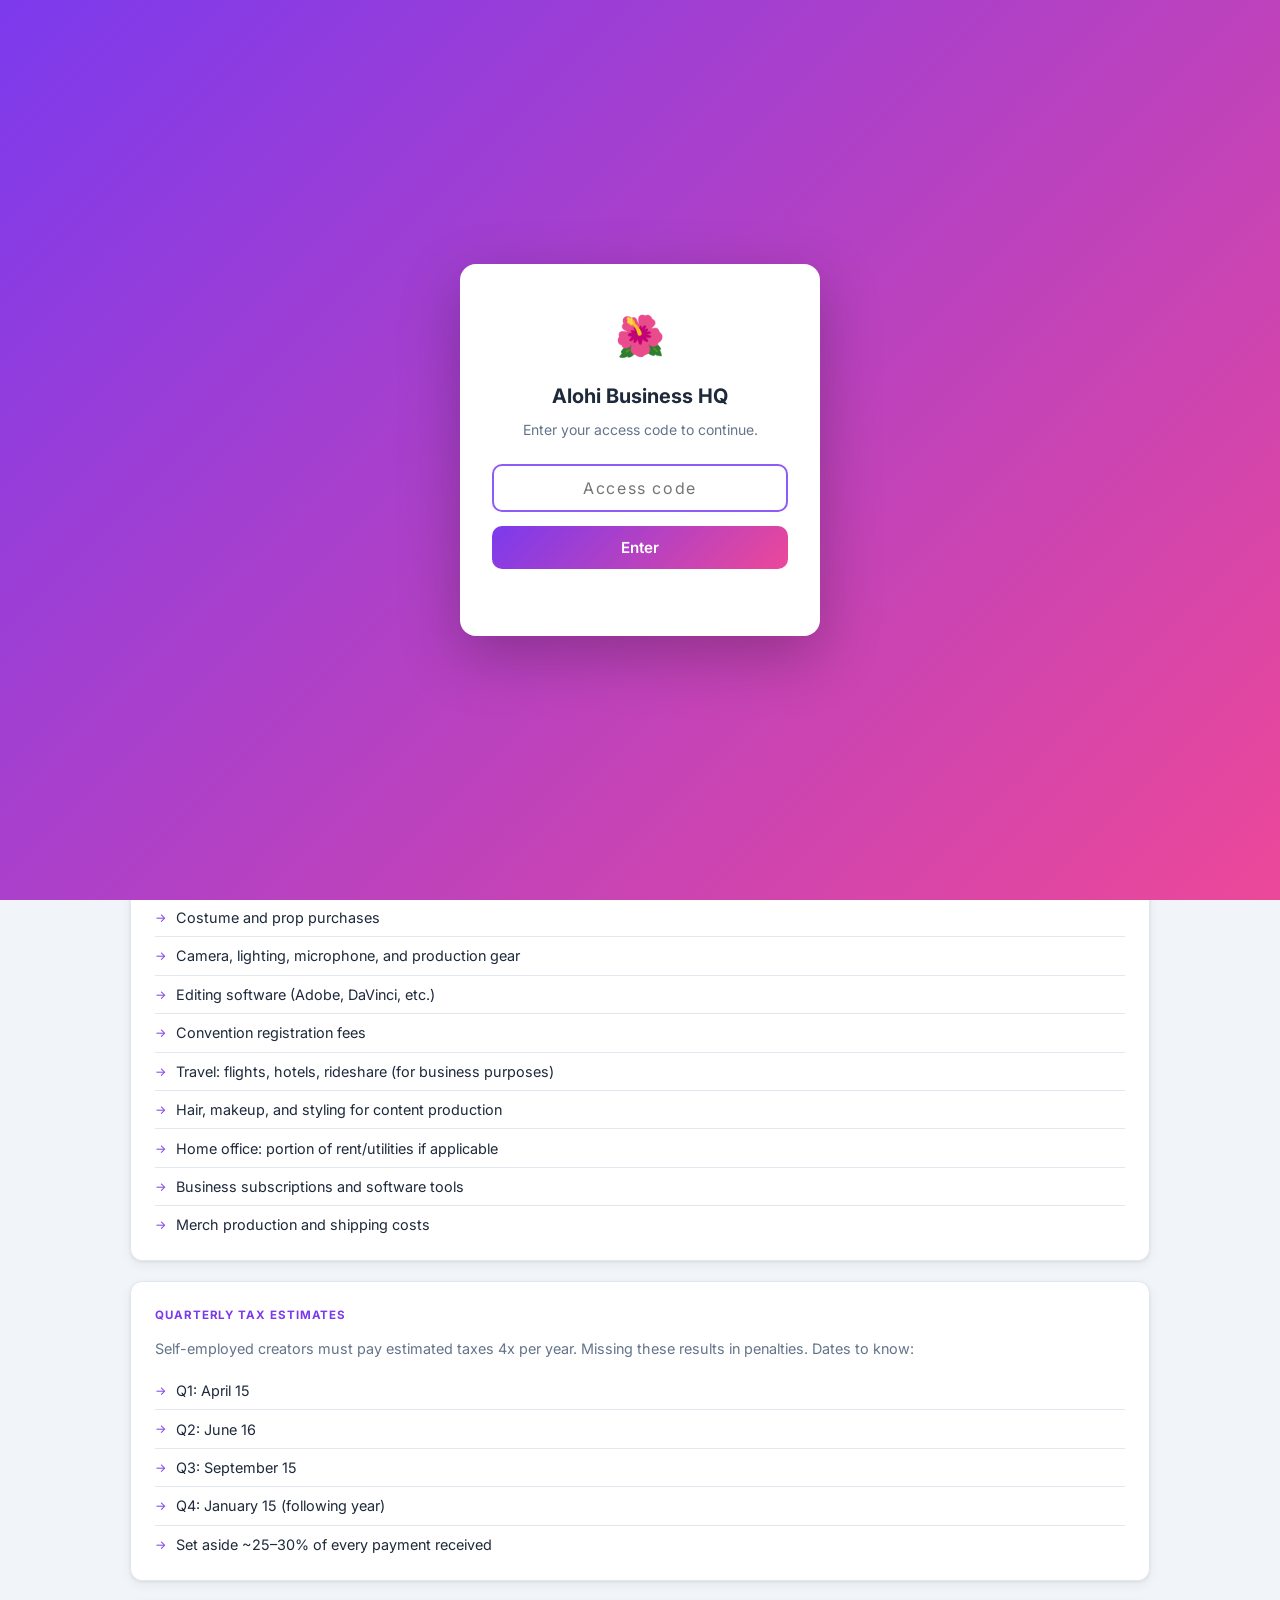
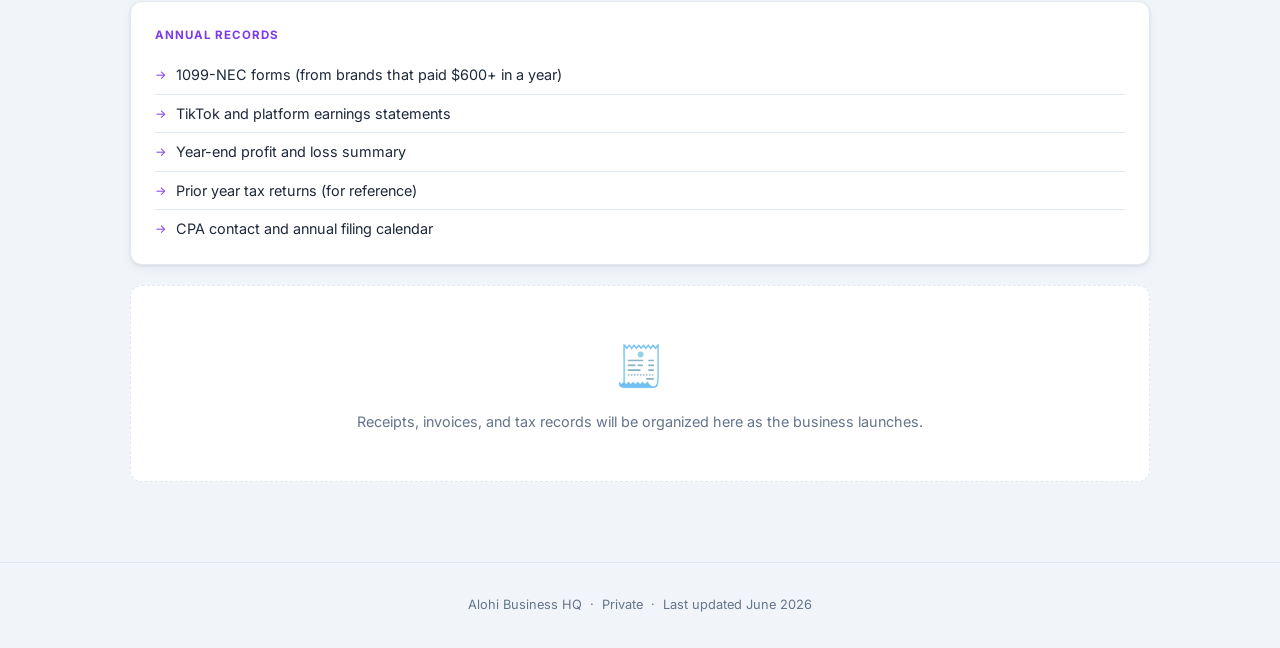
<file: accounting/index.html>
<!DOCTYPE html>
<html lang="en">
<head>
  <meta charset="UTF-8">
  <meta name="viewport" content="width=device-width, initial-scale=1.0">
  <title>Accounting · Alohi Business HQ</title>
  <link rel="preconnect" href="https://fonts.googleapis.com">
  <link href="https://fonts.googleapis.com/css2?family=Inter:wght@400;500;600;700&display=swap" rel="stylesheet">
  <link rel="stylesheet" href="../style.css">
</head>
<body data-section="accounting">

  <header class="site-header">
    <h1>Alohi Business HQ</h1>
    <p class="handle">@lohilohi &nbsp;·&nbsp; Creator Business Dashboard</p>
  </header>

  <div class="breadcrumb">
    <a href="../index.html">← Dashboard</a> &nbsp;/&nbsp; Accounting
  </div>

  <main class="container">

    <div class="section-hero">
      <span class="hero-icon">📊</span>
      <h1>Accounting</h1>
      <p class="subtitle">The paper trail — every dollar in and out, documented. This is what gets handed to a CPA at tax time and what protects Alohi in an audit.</p>
    </div>

    <div class="note">
      <strong>Self-employment tax is real</strong>
      As a self-employed creator, Alohi pays both the employee AND employer share of Social Security and Medicare — roughly 15.3% on top of regular income tax. Proper accounting with write-offs is how that number gets smaller.
    </div>

    <div class="content-card">
      <h2>Invoices</h2>
      <p>Every brand deal should have an invoice sent before or upon payment. Invoices protect Alohi legally and create a clear paper trail.</p>
      <ul>
        <li>Invoice template (reusable, with her business name and EIN)</li>
        <li>Sent invoices by month and brand</li>
        <li>Payment status tracking (sent, pending, paid)</li>
        <li>Late payment follow-up log</li>
      </ul>
    </div>

    <div class="content-card">
      <h2>Expense Receipts</h2>
      <p>Every business expense needs a receipt. These are the write-offs that reduce taxable income — possibly saving thousands per year. The IRS expects documentation.</p>
      <ul>
        <li>Costume and prop purchases</li>
        <li>Camera, lighting, microphone, and production gear</li>
        <li>Editing software (Adobe, DaVinci, etc.)</li>
        <li>Convention registration fees</li>
        <li>Travel: flights, hotels, rideshare (for business purposes)</li>
        <li>Hair, makeup, and styling for content production</li>
        <li>Home office: portion of rent/utilities if applicable</li>
        <li>Business subscriptions and software tools</li>
        <li>Merch production and shipping costs</li>
      </ul>
    </div>

    <div class="content-card">
      <h2>Quarterly Tax Estimates</h2>
      <p>Self-employed creators must pay estimated taxes 4x per year. Missing these results in penalties. Dates to know:</p>
      <ul>
        <li>Q1: April 15</li>
        <li>Q2: June 16</li>
        <li>Q3: September 15</li>
        <li>Q4: January 15 (following year)</li>
        <li>Set aside ~25–30% of every payment received</li>
      </ul>
    </div>

    <div class="content-card">
      <h2>Annual Records</h2>
      <ul>
        <li>1099-NEC forms (from brands that paid $600+ in a year)</li>
        <li>TikTok and platform earnings statements</li>
        <li>Year-end profit and loss summary</li>
        <li>Prior year tax returns (for reference)</li>
        <li>CPA contact and annual filing calendar</li>
      </ul>
    </div>

    <div class="empty-state">
      <span class="empty-icon">🧾</span>
      <p>Receipts, invoices, and tax records will be organized here as the business launches.</p>
    </div>

  </main>

  <script src="../app.js"></script>
  <footer class="site-footer">
    Alohi Business HQ &nbsp;·&nbsp; Private &nbsp;·&nbsp; Last updated June 2026
  </footer>

</body>
</html>
</file>
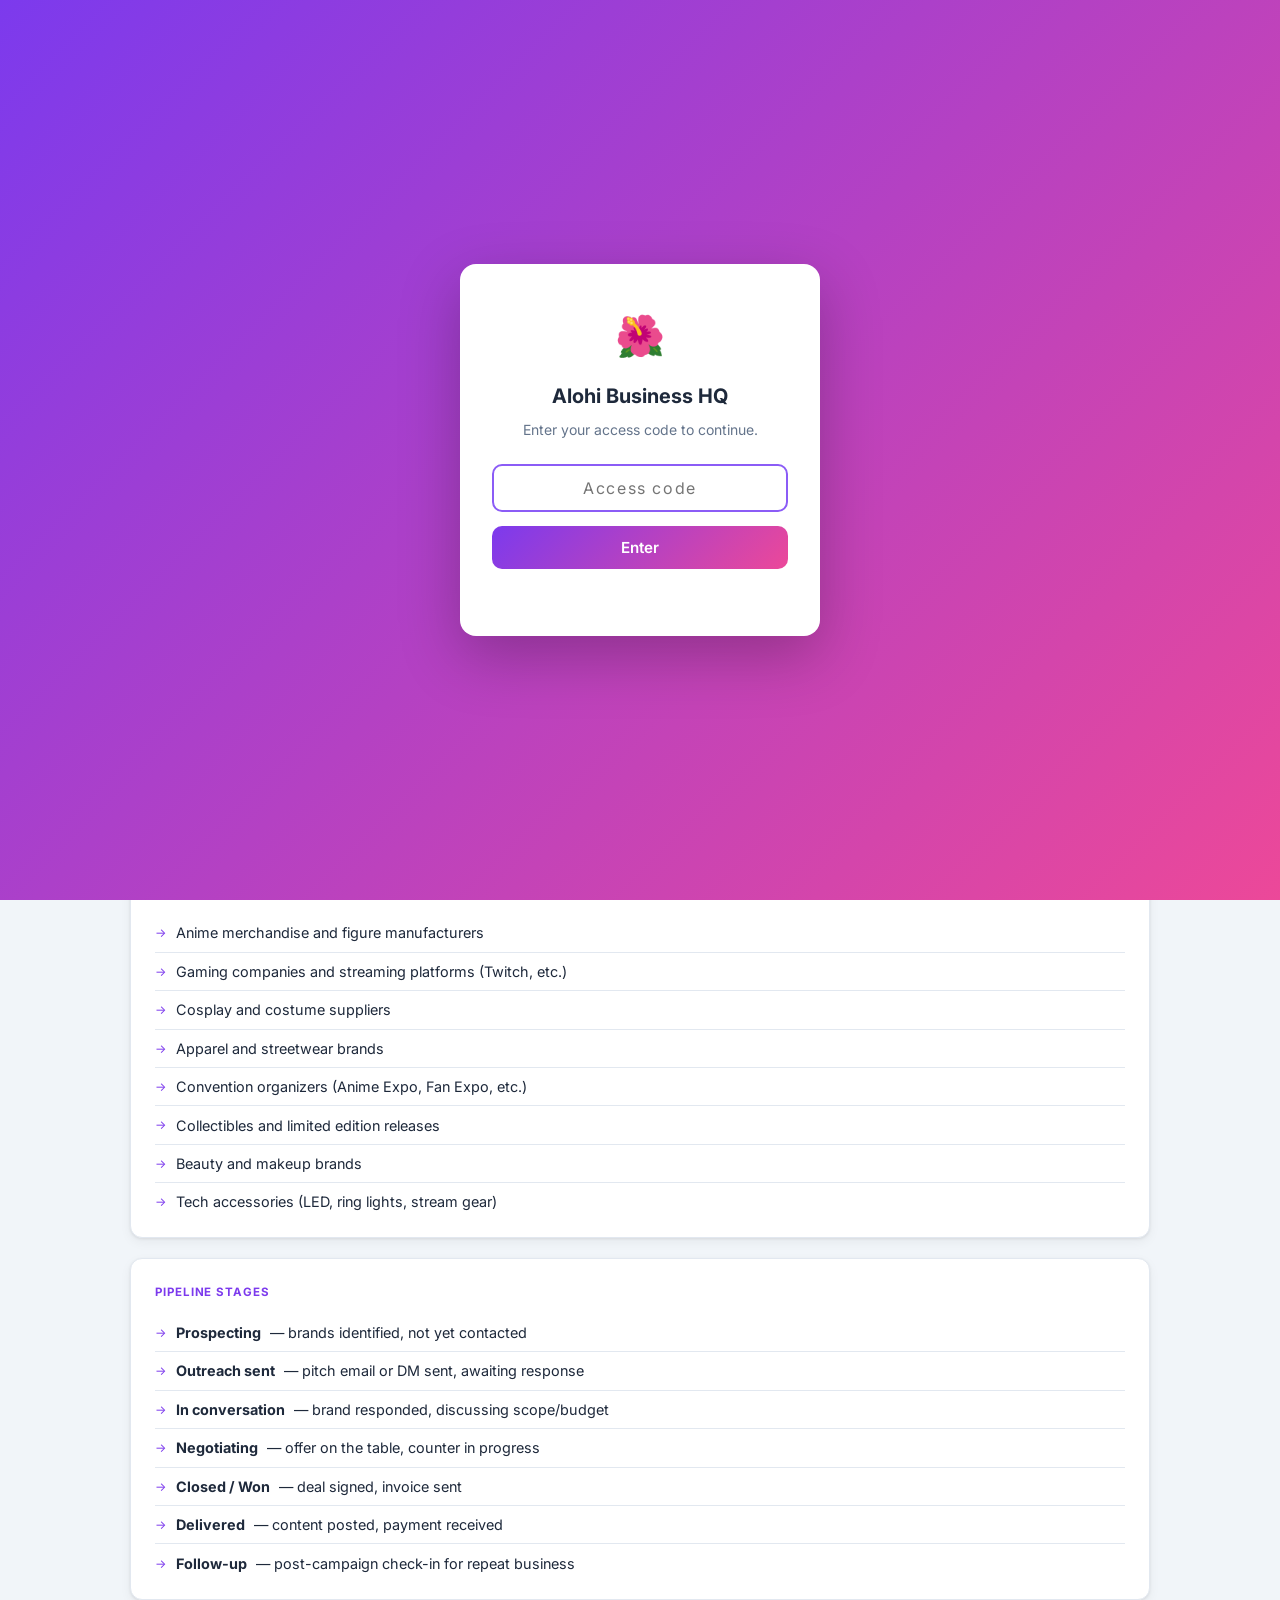
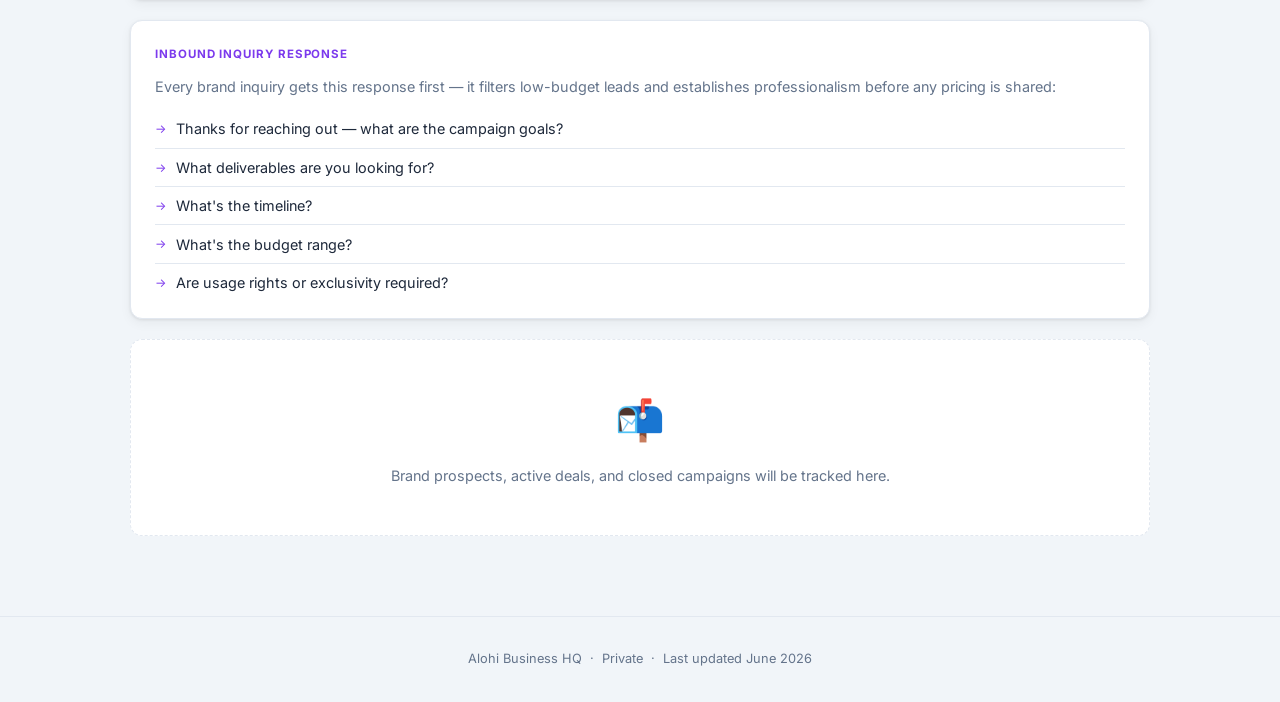
<file: brand-deals/index.html>
<!DOCTYPE html>
<html lang="en">
<head>
  <meta charset="UTF-8">
  <meta name="viewport" content="width=device-width, initial-scale=1.0">
  <title>Brand Deals · Alohi Business HQ</title>
  <link rel="preconnect" href="https://fonts.googleapis.com">
  <link href="https://fonts.googleapis.com/css2?family=Inter:wght@400;500;600;700&display=swap" rel="stylesheet">
  <link rel="stylesheet" href="../style.css">
</head>
<body data-section="brand-deals">

  <header class="site-header">
    <h1>Alohi Business HQ</h1>
    <p class="handle">@lohilohi &nbsp;·&nbsp; Creator Business Dashboard</p>
  </header>

  <div class="breadcrumb">
    <a href="../index.html">← Dashboard</a> &nbsp;/&nbsp; Brand Deals
  </div>

  <main class="container">

    <div class="section-hero">
      <span class="hero-icon">🤝</span>
      <h1>Brand Deals</h1>
      <p class="subtitle">Sponsorship pipeline — from first contact to closed deal. The goal is to treat this like sales, not luck. Consistent outreach, confident pricing, and repeat business.</p>
    </div>

    <div class="note">
      <strong>The biggest opportunity right now</strong>
      Alohi has 1M+ TikTok followers and is under-monetized. Brand deals are the fastest path to real income. The key is being proactive — most creators wait for inbound. The ones who win send 25–50 pitches a week.
    </div>

    <div class="content-card">
      <h2>Rate Card</h2>
      <p>Starting rates — state these confidently and never apologize for them. Never immediately discount; reduce scope instead.</p>
      <ul>
        <li>Single TikTok post: <strong>$5,000</strong></li>
        <li>TikTok + Instagram bundle: <strong>$6,500–$8,000</strong></li>
        <li>Usage rights (brand can repurpose content): <strong>+30–100%</strong></li>
        <li>Exclusivity (can't work with competitors): <strong>+20–50%</strong></li>
        <li>TikTok LIVE integration: negotiate separately</li>
      </ul>
    </div>

    <div class="content-card">
      <h2>Target Brand Categories</h2>
      <p>Brands most aligned with Alohi's audience and content niche.</p>
      <ul>
        <li>Anime merchandise and figure manufacturers</li>
        <li>Gaming companies and streaming platforms (Twitch, etc.)</li>
        <li>Cosplay and costume suppliers</li>
        <li>Apparel and streetwear brands</li>
        <li>Convention organizers (Anime Expo, Fan Expo, etc.)</li>
        <li>Collectibles and limited edition releases</li>
        <li>Beauty and makeup brands</li>
        <li>Tech accessories (LED, ring lights, stream gear)</li>
      </ul>
    </div>

    <div class="content-card">
      <h2>Pipeline Stages</h2>
      <ul>
        <li><strong>Prospecting</strong> — brands identified, not yet contacted</li>
        <li><strong>Outreach sent</strong> — pitch email or DM sent, awaiting response</li>
        <li><strong>In conversation</strong> — brand responded, discussing scope/budget</li>
        <li><strong>Negotiating</strong> — offer on the table, counter in progress</li>
        <li><strong>Closed / Won</strong> — deal signed, invoice sent</li>
        <li><strong>Delivered</strong> — content posted, payment received</li>
        <li><strong>Follow-up</strong> — post-campaign check-in for repeat business</li>
      </ul>
    </div>

    <div class="content-card">
      <h2>Inbound Inquiry Response</h2>
      <p>Every brand inquiry gets this response first — it filters low-budget leads and establishes professionalism before any pricing is shared:</p>
      <ul>
        <li>Thanks for reaching out — what are the campaign goals?</li>
        <li>What deliverables are you looking for?</li>
        <li>What's the timeline?</li>
        <li>What's the budget range?</li>
        <li>Are usage rights or exclusivity required?</li>
      </ul>
    </div>

    <div class="empty-state">
      <span class="empty-icon">📬</span>
      <p>Brand prospects, active deals, and closed campaigns will be tracked here.</p>
    </div>

  </main>

  <script src="../app.js"></script>
  <footer class="site-footer">
    Alohi Business HQ &nbsp;·&nbsp; Private &nbsp;·&nbsp; Last updated June 2026
  </footer>

</body>
</html>
</file>
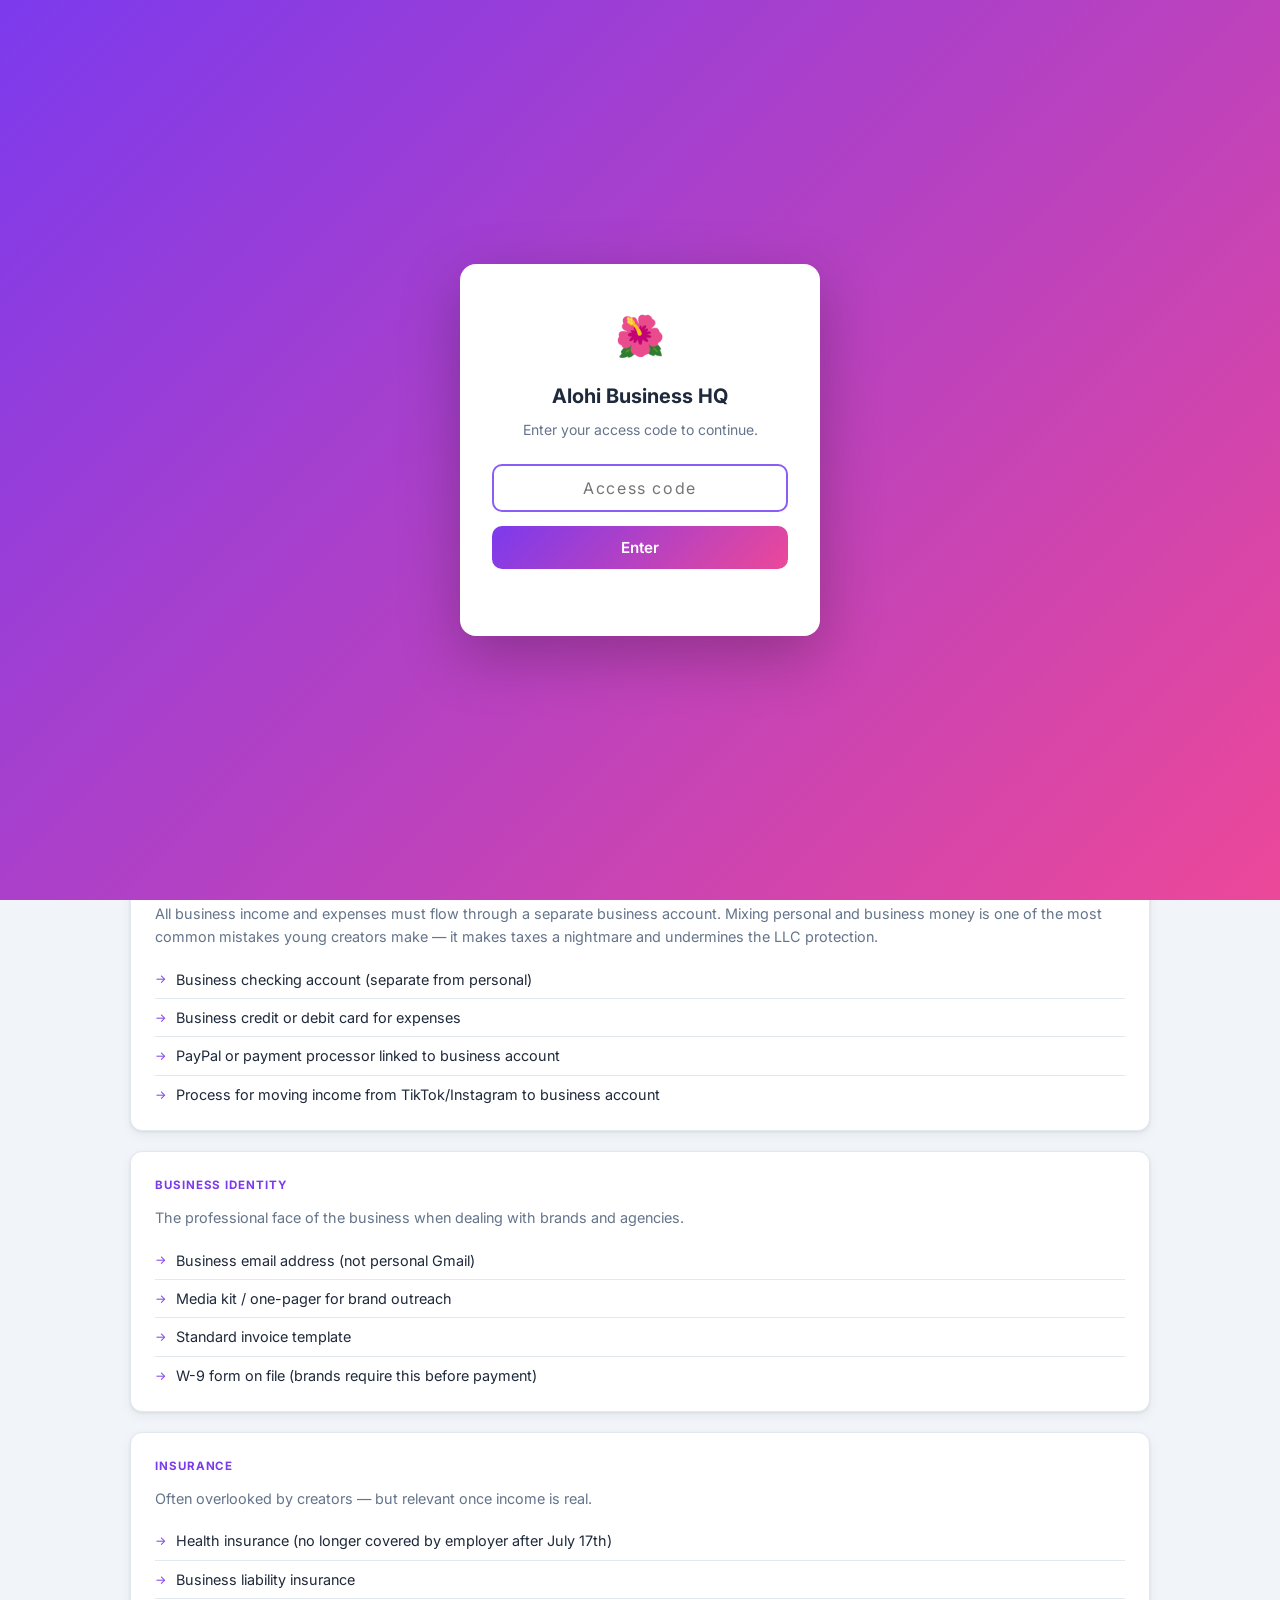
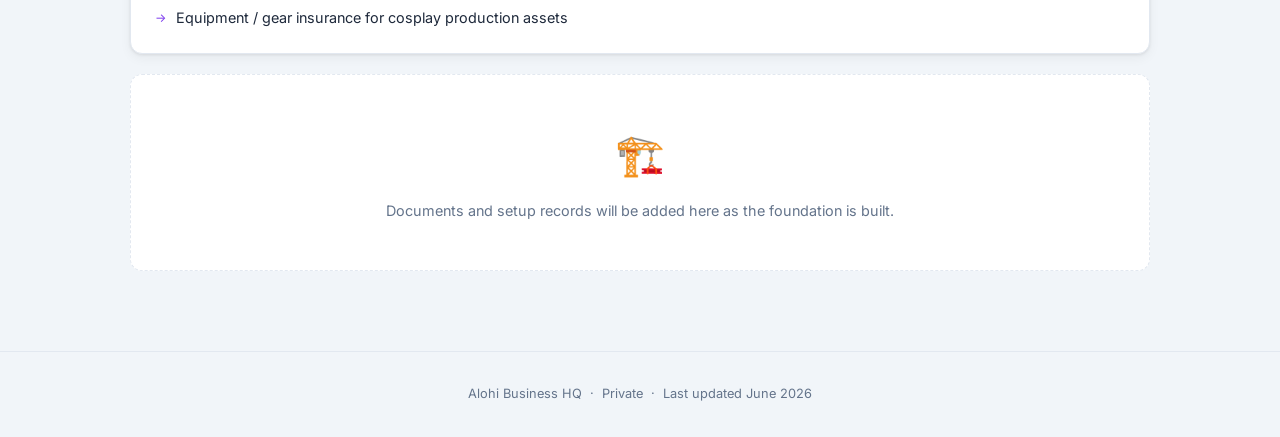
<file: business-foundation/index.html>
<!DOCTYPE html>
<html lang="en">
<head>
  <meta charset="UTF-8">
  <meta name="viewport" content="width=device-width, initial-scale=1.0">
  <title>Business Foundation · Alohi Business HQ</title>
  <link rel="preconnect" href="https://fonts.googleapis.com">
  <link href="https://fonts.googleapis.com/css2?family=Inter:wght@400;500;600;700&display=swap" rel="stylesheet">
  <link rel="stylesheet" href="../style.css">
</head>
<body data-section="business-foundation">

  <header class="site-header">
    <h1>Alohi Business HQ</h1>
    <p class="handle">@lohilohi &nbsp;·&nbsp; Creator Business Dashboard</p>
  </header>

  <div class="breadcrumb">
    <a href="../index.html">← Dashboard</a> &nbsp;/&nbsp; Business Foundation
  </div>

  <main class="container">

    <div class="section-hero">
      <span class="hero-icon">🏢</span>
      <h1>Business Foundation</h1>
      <p class="subtitle">The legal and structural backbone of the business. This is what separates a hobby from a company — and what protects Alohi personally if something goes wrong.</p>
    </div>

    <div class="note">
      <strong>Why this matters first</strong>
      Right now, Alohi is likely operating as a sole proprietor with no legal separation between her personal finances and her business. That means personal liability, no clear business credit, and tax headaches. This section fixes that.
    </div>

    <div class="content-card">
      <h2>Legal Structure</h2>
      <p>What type of business entity is this? Most creators start as sole proprietors by default — but an LLC provides liability protection and looks more credible to brands.</p>
      <ul>
        <li>Has an LLC been formed? In what state?</li>
        <li>Articles of Organization / LLC formation documents</li>
        <li>Registered agent information</li>
        <li>Operating agreement (even for a single-member LLC)</li>
        <li>EIN (Employer Identification Number) — needed for bank account and taxes</li>
      </ul>
    </div>

    <div class="content-card">
      <h2>Business Banking</h2>
      <p>All business income and expenses must flow through a separate business account. Mixing personal and business money is one of the most common mistakes young creators make — it makes taxes a nightmare and undermines the LLC protection.</p>
      <ul>
        <li>Business checking account (separate from personal)</li>
        <li>Business credit or debit card for expenses</li>
        <li>PayPal or payment processor linked to business account</li>
        <li>Process for moving income from TikTok/Instagram to business account</li>
      </ul>
    </div>

    <div class="content-card">
      <h2>Business Identity</h2>
      <p>The professional face of the business when dealing with brands and agencies.</p>
      <ul>
        <li>Business email address (not personal Gmail)</li>
        <li>Media kit / one-pager for brand outreach</li>
        <li>Standard invoice template</li>
        <li>W-9 form on file (brands require this before payment)</li>
      </ul>
    </div>

    <div class="content-card">
      <h2>Insurance</h2>
      <p>Often overlooked by creators — but relevant once income is real.</p>
      <ul>
        <li>Health insurance (no longer covered by employer after July 17th)</li>
        <li>Business liability insurance</li>
        <li>Equipment / gear insurance for cosplay production assets</li>
      </ul>
    </div>

    <div class="empty-state">
      <span class="empty-icon">🏗️</span>
      <p>Documents and setup records will be added here as the foundation is built.</p>
    </div>

  </main>

  <script src="../app.js"></script>
  <footer class="site-footer">
    Alohi Business HQ &nbsp;·&nbsp; Private &nbsp;·&nbsp; Last updated June 2026
  </footer>

</body>
</html>
</file>
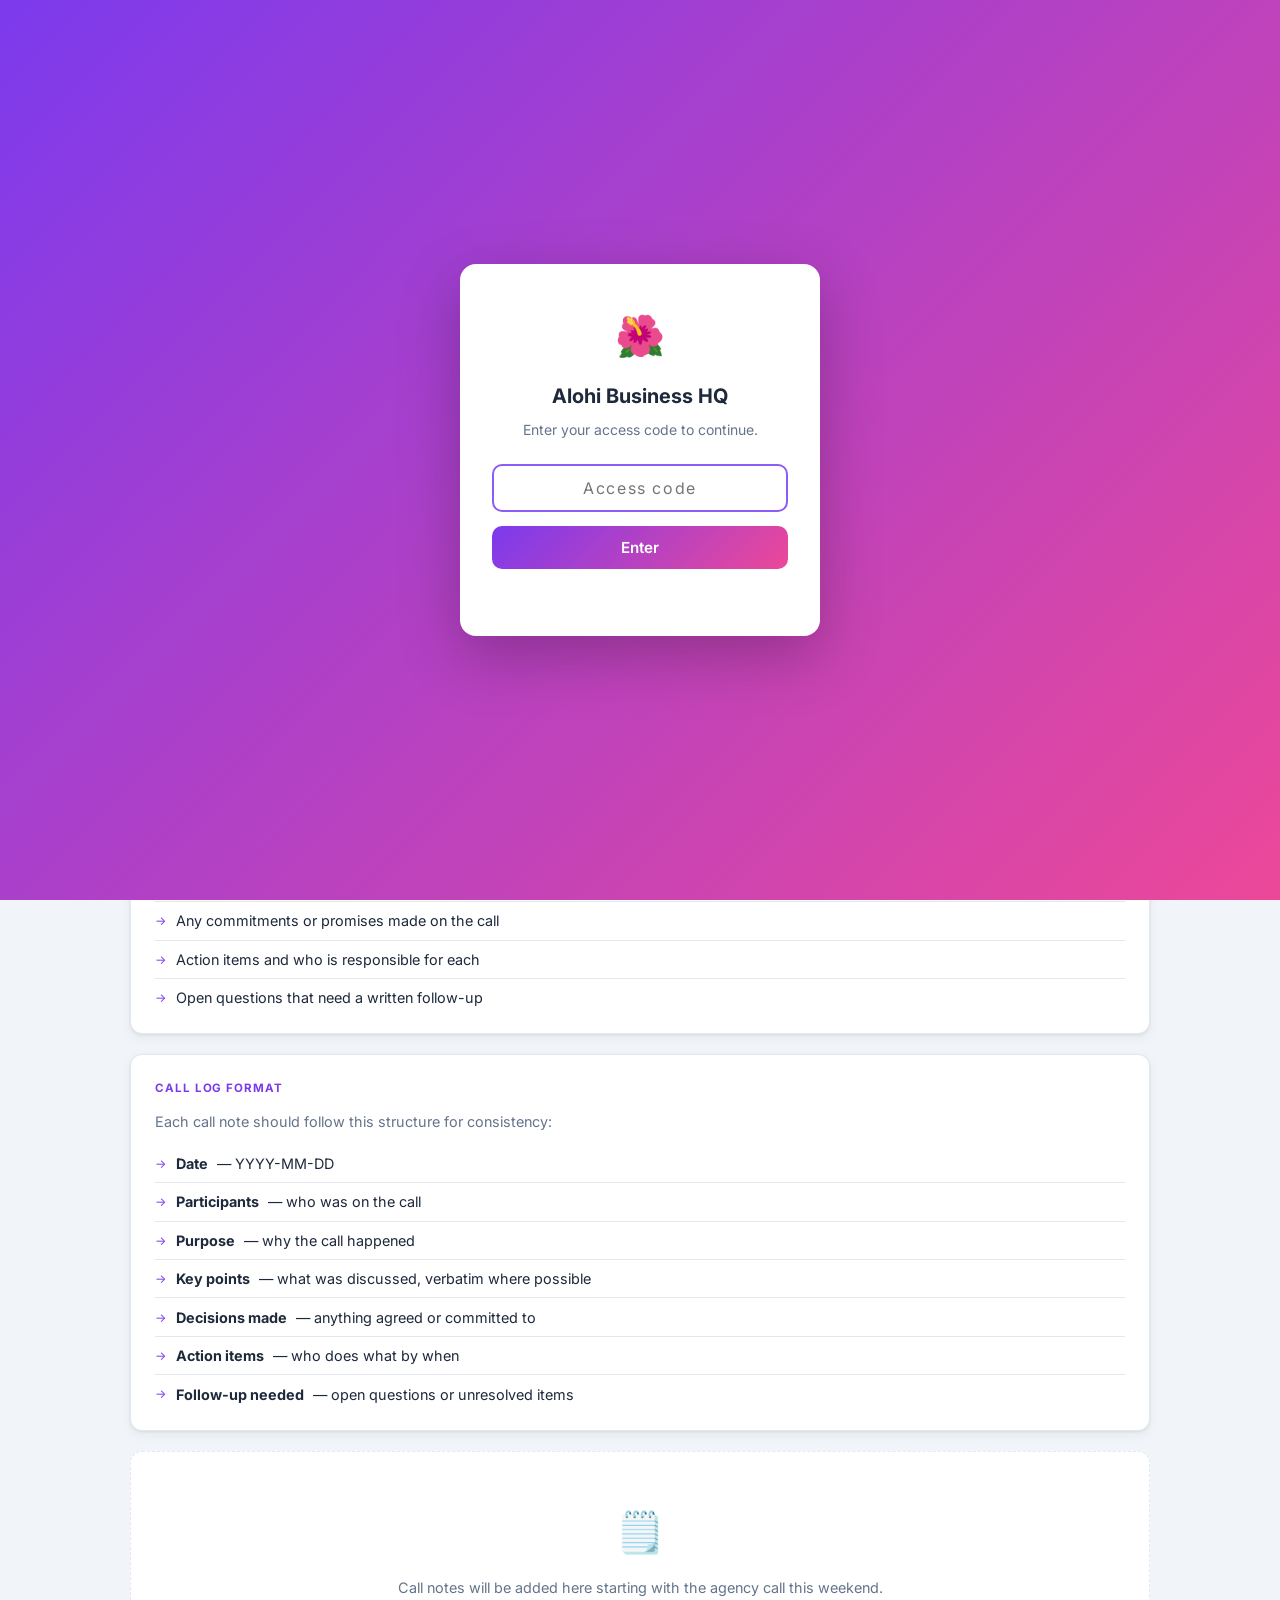
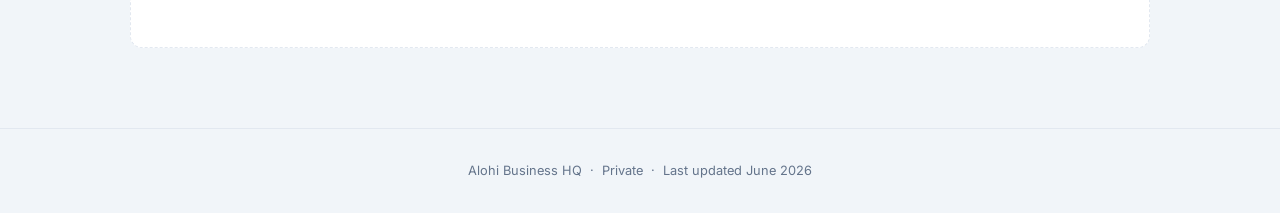
<file: calls/index.html>
<!DOCTYPE html>
<html lang="en">
<head>
  <meta charset="UTF-8">
  <meta name="viewport" content="width=device-width, initial-scale=1.0">
  <title>Calls · Alohi Business HQ</title>
  <link rel="preconnect" href="https://fonts.googleapis.com">
  <link href="https://fonts.googleapis.com/css2?family=Inter:wght@400;500;600;700&display=swap" rel="stylesheet">
  <link rel="stylesheet" href="../style.css">
</head>
<body data-section="calls">

  <header class="site-header">
    <h1>Alohi Business HQ</h1>
    <p class="handle">@lohilohi &nbsp;·&nbsp; Creator Business Dashboard</p>
  </header>

  <div class="breadcrumb">
    <a href="../index.html">← Dashboard</a> &nbsp;/&nbsp; Calls
  </div>

  <main class="container">

    <div class="section-hero">
      <span class="hero-icon">📞</span>
      <h1>Calls</h1>
      <p class="subtitle">Dated notes from every important conversation — what was said, what was agreed, and what the next step is. If it's not written down, it didn't happen.</p>
    </div>

    <div class="note">
      <strong>Agency call — date TBD</strong>
      Attendees: Alohi, her mother, Leonard. Goal: understand the contract terms, the 65-hour requirement, and what the agency is actually delivering. Drop notes here immediately after the call.
    </div>

    <div class="content-card">
      <h2>Upcoming: Agency Call (Date TBD)</h2>
      <p>Key things to document during or immediately after the call:</p>
      <ul>
        <li>Date and attendees</li>
        <li>Who spoke for the agency</li>
        <li>Exact commission rate stated</li>
        <li>What income the commission applies to</li>
        <li>Exact nature of the 65-hour streaming requirement</li>
        <li>What happens if she misses the 65-hour target</li>
        <li>Contract term and exit process</li>
        <li>What the agency says they are actively doing for Alohi right now</li>
        <li>Any commitments or promises made on the call</li>
        <li>Action items and who is responsible for each</li>
        <li>Open questions that need a written follow-up</li>
      </ul>
    </div>

    <div class="content-card">
      <h2>Call Log Format</h2>
      <p>Each call note should follow this structure for consistency:</p>
      <ul>
        <li><strong>Date</strong> — YYYY-MM-DD</li>
        <li><strong>Participants</strong> — who was on the call</li>
        <li><strong>Purpose</strong> — why the call happened</li>
        <li><strong>Key points</strong> — what was discussed, verbatim where possible</li>
        <li><strong>Decisions made</strong> — anything agreed or committed to</li>
        <li><strong>Action items</strong> — who does what by when</li>
        <li><strong>Follow-up needed</strong> — open questions or unresolved items</li>
      </ul>
    </div>

    <div class="empty-state">
      <span class="empty-icon">🗒️</span>
      <p>Call notes will be added here starting with the agency call this weekend.</p>
    </div>

  </main>

  <script src="../app.js"></script>
  <footer class="site-footer">
    Alohi Business HQ &nbsp;·&nbsp; Private &nbsp;·&nbsp; Last updated June 2026
  </footer>

</body>
</html>
</file>
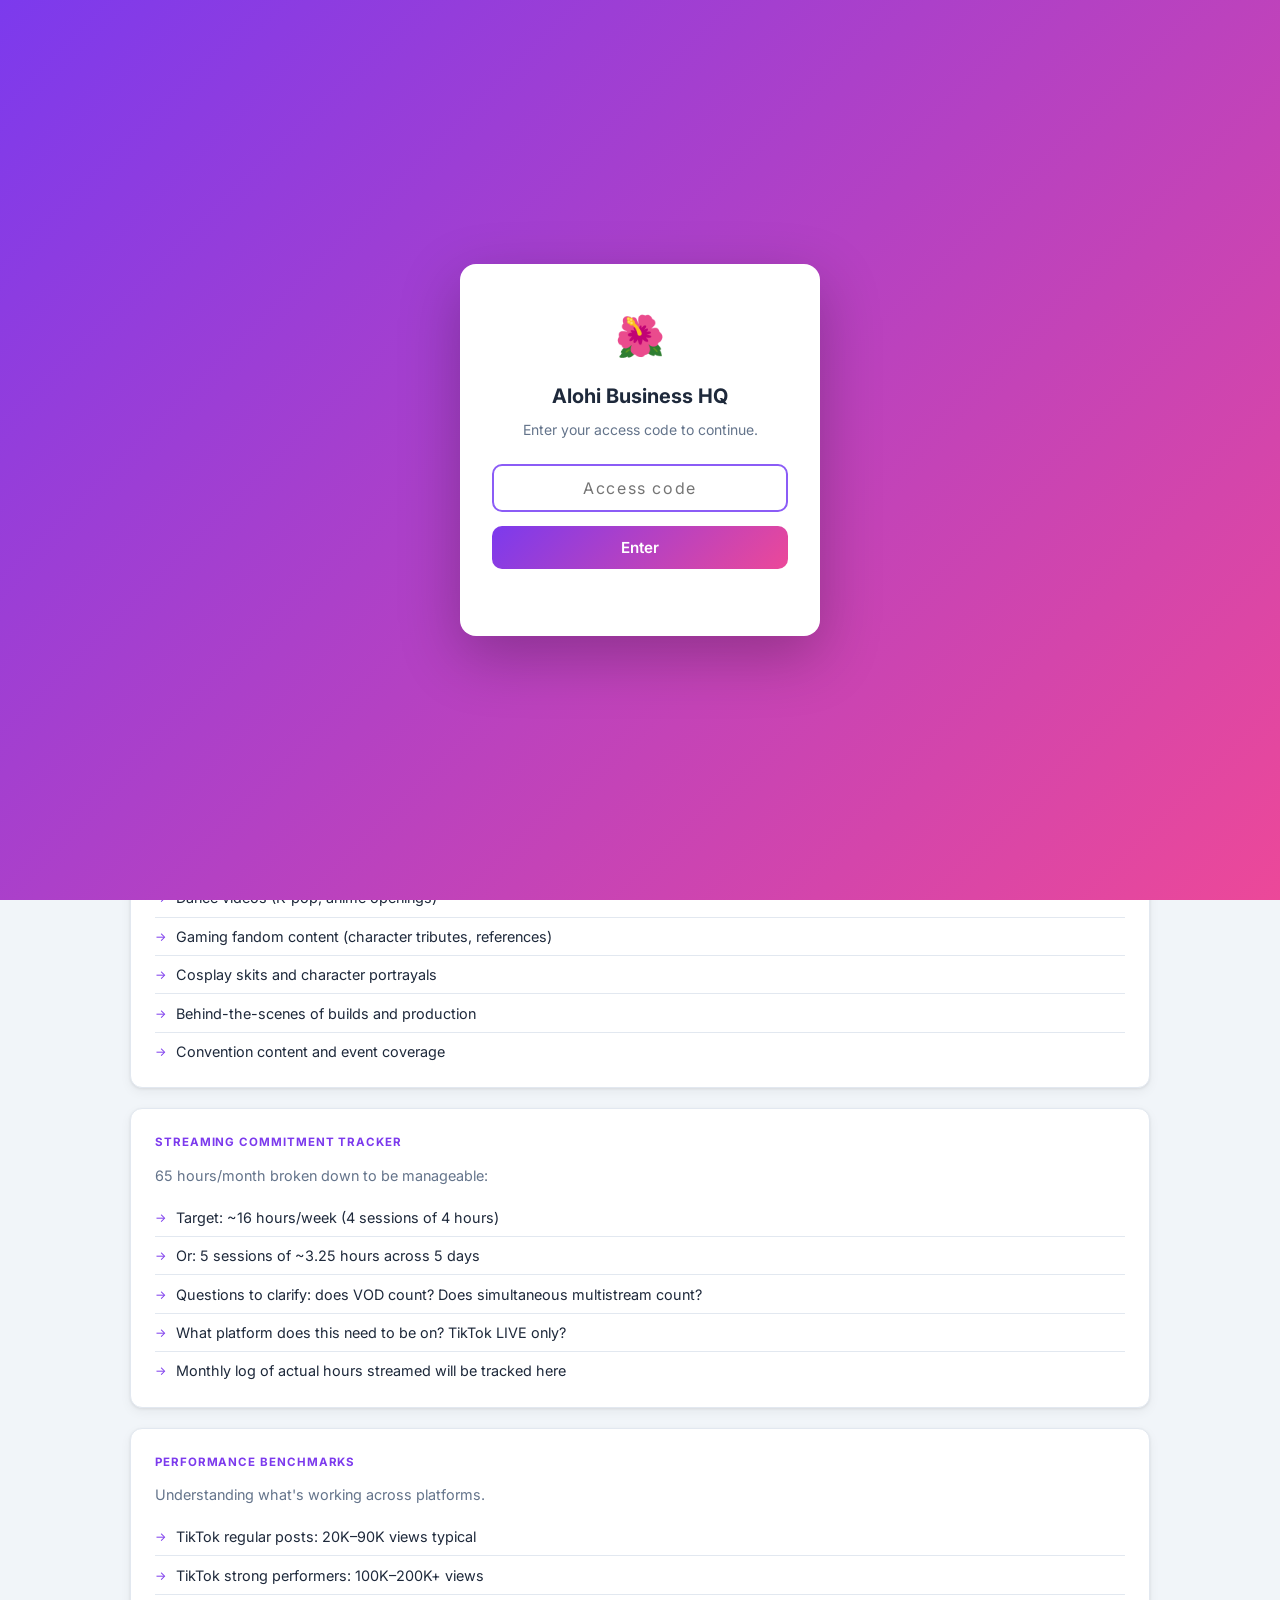
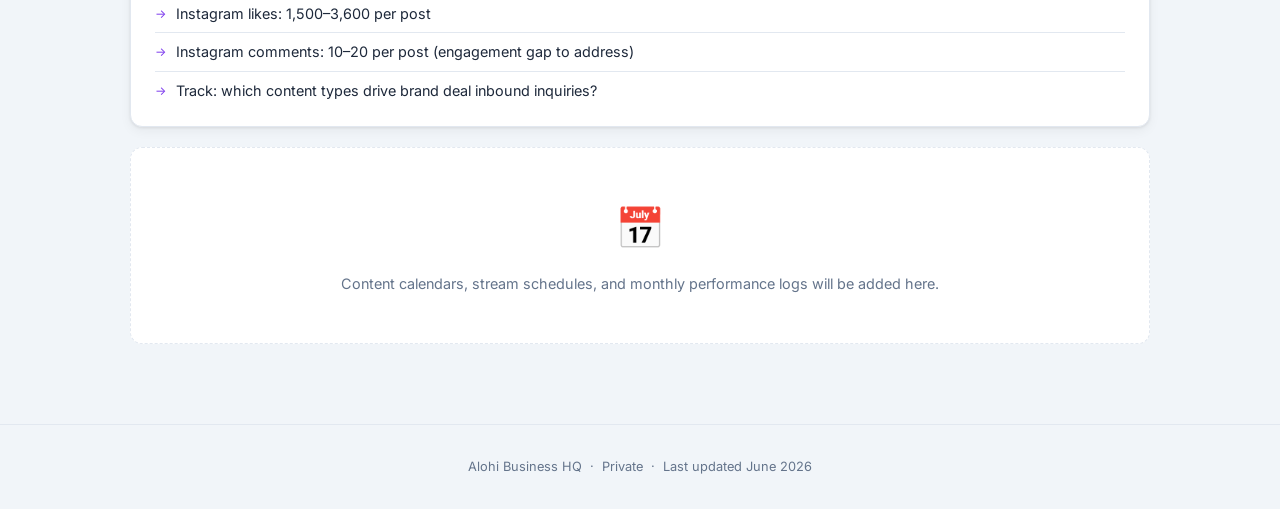
<file: content-strategy/index.html>
<!DOCTYPE html>
<html lang="en">
<head>
  <meta charset="UTF-8">
  <meta name="viewport" content="width=device-width, initial-scale=1.0">
  <title>Content Strategy · Alohi Business HQ</title>
  <link rel="preconnect" href="https://fonts.googleapis.com">
  <link href="https://fonts.googleapis.com/css2?family=Inter:wght@400;500;600;700&display=swap" rel="stylesheet">
  <link rel="stylesheet" href="../style.css">
</head>
<body data-section="content-strategy">

  <header class="site-header">
    <h1>Alohi Business HQ</h1>
    <p class="handle">@lohilohi &nbsp;·&nbsp; Creator Business Dashboard</p>
  </header>

  <div class="breadcrumb">
    <a href="../index.html">← Dashboard</a> &nbsp;/&nbsp; Content Strategy
  </div>

  <main class="container">

    <div class="section-hero">
      <span class="hero-icon">🎬</span>
      <h1>Content Strategy</h1>
      <p class="subtitle">What gets posted, where, when, and why. Content creation is the top layer of the business — the part Alohi already knows. This section brings intention to it.</p>
    </div>

    <div class="note">
      <strong>The 65-hour streaming requirement</strong>
      The agency has set a target of 65 streaming hours per month. That's roughly 15–16 hours per week — a significant commitment, especially while still employed. Understanding exactly what counts toward this number is critical before July 17th.
    </div>

    <div class="content-card">
      <h2>Platform Breakdown</h2>
      <ul>
        <li><strong>TikTok (@lohilohi)</strong> — 1M followers, primary monetization platform. Anime, cosplay, dance, gaming fandom content.</li>
        <li><strong>TikTok LIVE</strong> — primary streaming platform for the 65-hour requirement. Gifts and subscriptions are direct income.</li>
        <li><strong>Instagram (@lohilohi)</strong> — 177K followers, strong visual presence, lower engagement rate. Supporting platform for sponsorships.</li>
        <li><strong>Other platforms</strong> — Twitch, YouTube (evaluate as she scales)</li>
      </ul>
    </div>

    <div class="content-card">
      <h2>Content Pillars</h2>
      <p>The repeatable content formats that consistently perform and align with her audience.</p>
      <ul>
        <li>Anime cosplay reveals and transformations</li>
        <li>Dance videos (K-pop, anime openings)</li>
        <li>Gaming fandom content (character tributes, references)</li>
        <li>Cosplay skits and character portrayals</li>
        <li>Behind-the-scenes of builds and production</li>
        <li>Convention content and event coverage</li>
      </ul>
    </div>

    <div class="content-card">
      <h2>Streaming Commitment Tracker</h2>
      <p>65 hours/month broken down to be manageable:</p>
      <ul>
        <li>Target: ~16 hours/week (4 sessions of 4 hours)</li>
        <li>Or: 5 sessions of ~3.25 hours across 5 days</li>
        <li>Questions to clarify: does VOD count? Does simultaneous multistream count?</li>
        <li>What platform does this need to be on? TikTok LIVE only?</li>
        <li>Monthly log of actual hours streamed will be tracked here</li>
      </ul>
    </div>

    <div class="content-card">
      <h2>Performance Benchmarks</h2>
      <p>Understanding what's working across platforms.</p>
      <ul>
        <li>TikTok regular posts: 20K–90K views typical</li>
        <li>TikTok strong performers: 100K–200K+ views</li>
        <li>Instagram likes: 1,500–3,600 per post</li>
        <li>Instagram comments: 10–20 per post (engagement gap to address)</li>
        <li>Track: which content types drive brand deal inbound inquiries?</li>
      </ul>
    </div>

    <div class="empty-state">
      <span class="empty-icon">📅</span>
      <p>Content calendars, stream schedules, and monthly performance logs will be added here.</p>
    </div>

  </main>

  <script src="../app.js"></script>
  <footer class="site-footer">
    Alohi Business HQ &nbsp;·&nbsp; Private &nbsp;·&nbsp; Last updated June 2026
  </footer>

</body>
</html>
</file>
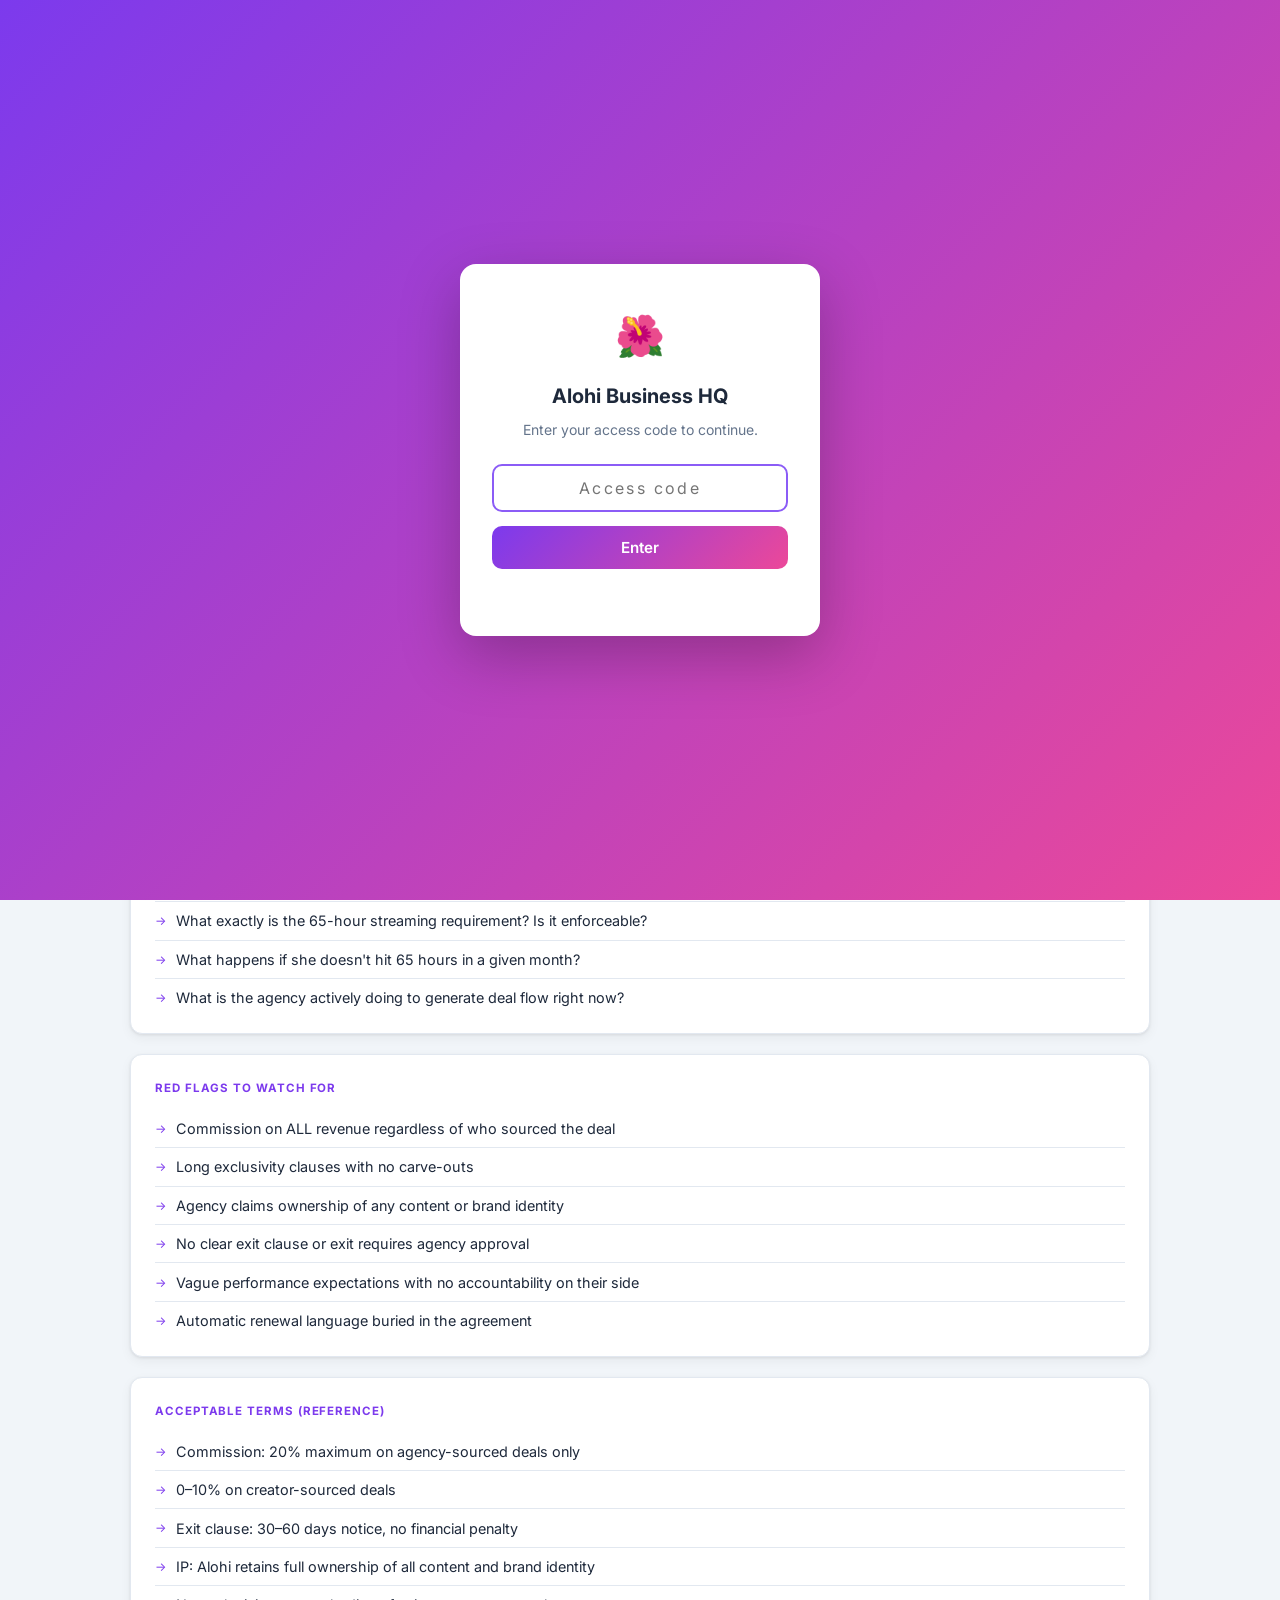
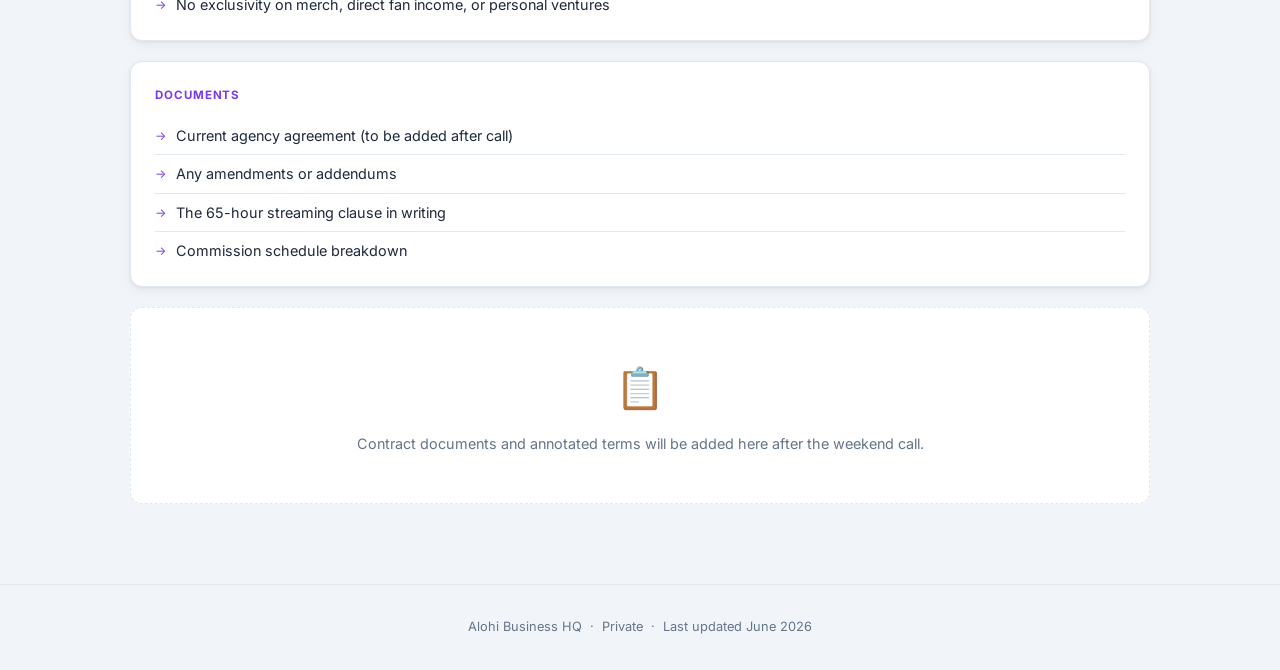
<file: contract/index.html>
<!DOCTYPE html>
<html lang="en">
<head>
  <meta charset="UTF-8">
  <meta name="viewport" content="width=device-width, initial-scale=1.0">
  <title>Contract · Alohi Business HQ</title>
  <link rel="preconnect" href="https://fonts.googleapis.com">
  <link href="https://fonts.googleapis.com/css2?family=Inter:wght@400;500;600;700&display=swap" rel="stylesheet">
  <link rel="stylesheet" href="../style.css">
  <script src="auth.js"></script>
</head>
<body data-section="contract">

  <header class="site-header">
    <h1>Alohi Business HQ</h1>
    <p class="handle">@lohilohi &nbsp;·&nbsp; Creator Business Dashboard</p>
  </header>

  <div class="breadcrumb">
    <a href="../index.html">← Dashboard</a> &nbsp;/&nbsp; Contract
  </div>

  <main class="container">

    <div class="section-hero">
      <span class="hero-icon">📄</span>
      <h1>Contract</h1>
      <p class="subtitle">The agency agreement — what Alohi has signed, what she owes them, what they owe her, and what it takes to get out if needed.</p>
    </div>

    <div class="note">
      <strong>Agency call — date TBD</strong>
      The goal of that call is to fully understand the contract before making any major decisions — especially before July 17th. Drop the contract document and call notes here afterward.
    </div>

    <div class="content-card">
      <h2>Questions to Get Answered on the Call</h2>
      <p>These are the non-negotiables. Every answer should be documented in the Calls folder.</p>
      <ul>
        <li>What is the exact commission rate? On which types of income?</li>
        <li>Does commission apply to creator-sourced deals or only agency-sourced?</li>
        <li>Does commission apply to TikTok/Instagram direct monetization?</li>
        <li>Does commission apply to merch sales?</li>
        <li>What is the contract term length? When does it expire?</li>
        <li>What is the exit clause? How many days notice? Any penalties?</li>
        <li>Who owns the content IP — Alohi or the agency?</li>
        <li>Is there an exclusivity clause? What does it cover?</li>
        <li>What exactly is the 65-hour streaming requirement? Is it enforceable?</li>
        <li>What happens if she doesn't hit 65 hours in a given month?</li>
        <li>What is the agency actively doing to generate deal flow right now?</li>
      </ul>
    </div>

    <div class="content-card">
      <h2>Red Flags to Watch For</h2>
      <ul>
        <li>Commission on ALL revenue regardless of who sourced the deal</li>
        <li>Long exclusivity clauses with no carve-outs</li>
        <li>Agency claims ownership of any content or brand identity</li>
        <li>No clear exit clause or exit requires agency approval</li>
        <li>Vague performance expectations with no accountability on their side</li>
        <li>Automatic renewal language buried in the agreement</li>
      </ul>
    </div>

    <div class="content-card">
      <h2>Acceptable Terms (Reference)</h2>
      <ul>
        <li>Commission: 20% maximum on agency-sourced deals only</li>
        <li>0–10% on creator-sourced deals</li>
        <li>Exit clause: 30–60 days notice, no financial penalty</li>
        <li>IP: Alohi retains full ownership of all content and brand identity</li>
        <li>No exclusivity on merch, direct fan income, or personal ventures</li>
      </ul>
    </div>

    <div class="content-card">
      <h2>Documents</h2>
      <ul>
        <li>Current agency agreement (to be added after call)</li>
        <li>Any amendments or addendums</li>
        <li>The 65-hour streaming clause in writing</li>
        <li>Commission schedule breakdown</li>
      </ul>
    </div>

    <div class="empty-state">
      <span class="empty-icon">📋</span>
      <p>Contract documents and annotated terms will be added here after the weekend call.</p>
    </div>

  </main>

  <script src="../app.js"></script>
  <footer class="site-footer">
    Alohi Business HQ &nbsp;·&nbsp; Private &nbsp;·&nbsp; Last updated June 2026
  </footer>

</body>
</html>
</file>
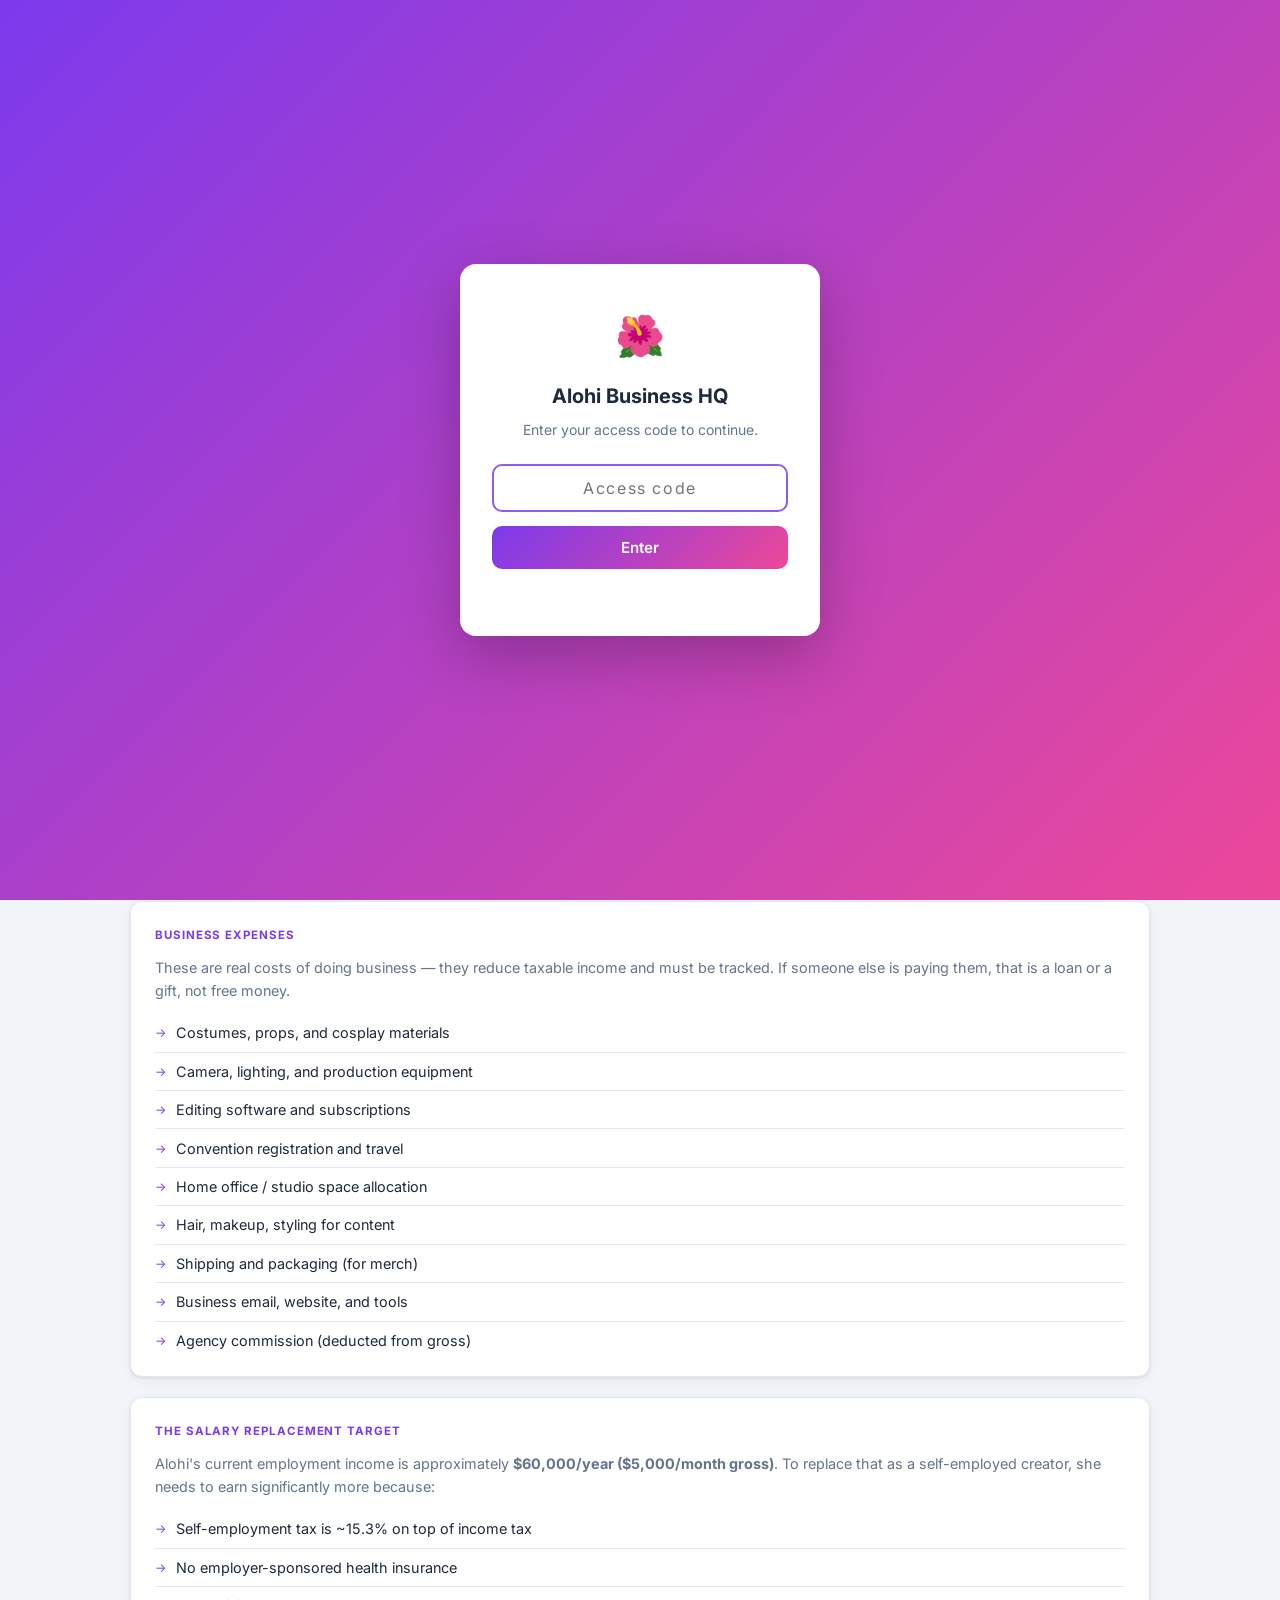
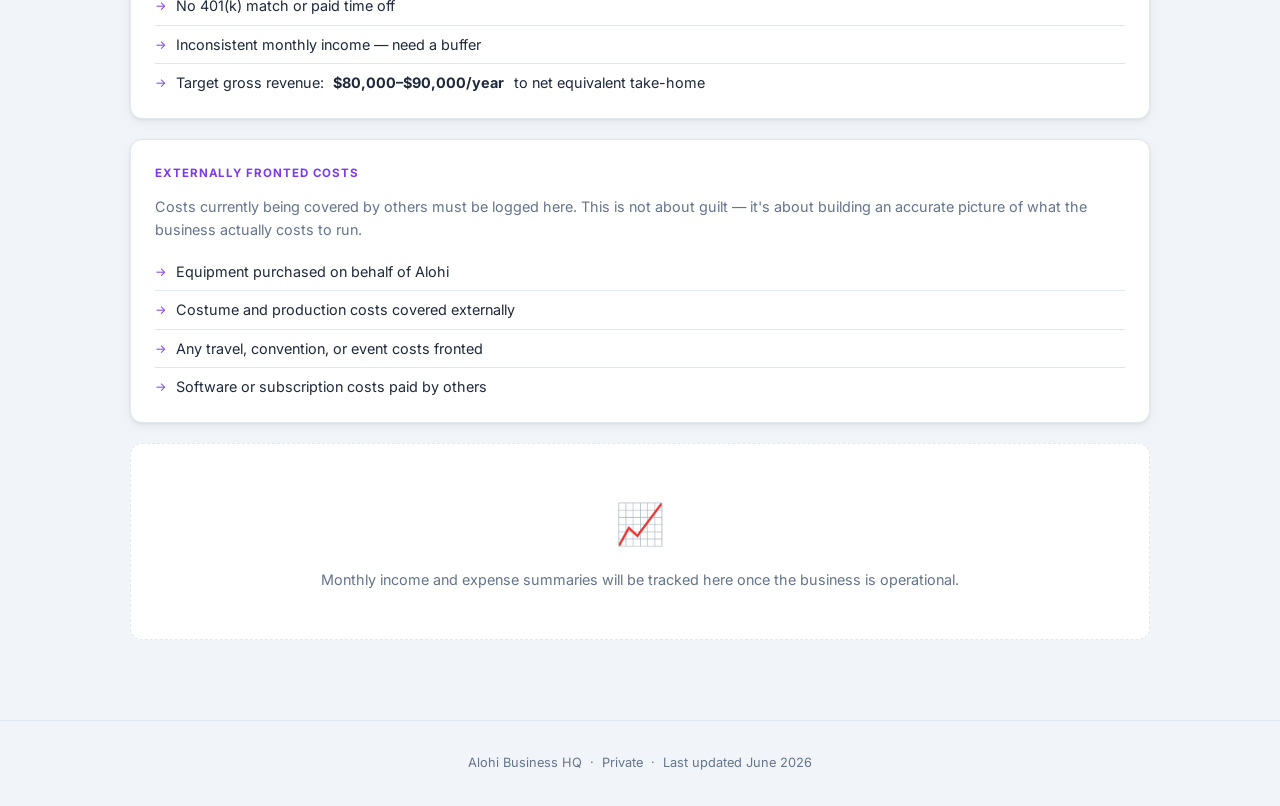
<file: finances/index.html>
<!DOCTYPE html>
<html lang="en">
<head>
  <meta charset="UTF-8">
  <meta name="viewport" content="width=device-width, initial-scale=1.0">
  <title>Finances · Alohi Business HQ</title>
  <link rel="preconnect" href="https://fonts.googleapis.com">
  <link href="https://fonts.googleapis.com/css2?family=Inter:wght@400;500;600;700&display=swap" rel="stylesheet">
  <link rel="stylesheet" href="../style.css">
</head>
<body data-section="finances">

  <header class="site-header">
    <h1>Alohi Business HQ</h1>
    <p class="handle">@lohilohi &nbsp;·&nbsp; Creator Business Dashboard</p>
  </header>

  <div class="breadcrumb">
    <a href="../index.html">← Dashboard</a> &nbsp;/&nbsp; Finances
  </div>

  <main class="container">

    <div class="section-hero">
      <span class="hero-icon">💰</span>
      <h1>Finances</h1>
      <p class="subtitle">The real financial picture — not just what comes in, but what actually stays after expenses, taxes, and costs that may currently be invisible.</p>
    </div>

    <div class="note">
      <strong>The hard truth</strong>
      A creator can look profitable while someone else is quietly absorbing the costs. Costumes, props, equipment, software, convention travel — if those aren't tracked as business expenses, the "profit" number is fiction. This section makes the real number visible.
    </div>

    <div class="content-card">
      <h2>Income Streams</h2>
      <p>Every source of revenue, tracked separately so we know what's actually working.</p>
      <ul>
        <li>TikTok Creator Fund / TikTok LIVE gifts and subscriptions</li>
        <li>Instagram monetization</li>
        <li>Brand deal payments (agency-sourced)</li>
        <li>Brand deal payments (self-sourced)</li>
        <li>Merch sales (net after platform fees)</li>
        <li>Convention appearances / paid events</li>
        <li>Patreon or membership income (future)</li>
      </ul>
    </div>

    <div class="content-card">
      <h2>Business Expenses</h2>
      <p>These are real costs of doing business — they reduce taxable income and must be tracked. If someone else is paying them, that is a loan or a gift, not free money.</p>
      <ul>
        <li>Costumes, props, and cosplay materials</li>
        <li>Camera, lighting, and production equipment</li>
        <li>Editing software and subscriptions</li>
        <li>Convention registration and travel</li>
        <li>Home office / studio space allocation</li>
        <li>Hair, makeup, styling for content</li>
        <li>Shipping and packaging (for merch)</li>
        <li>Business email, website, and tools</li>
        <li>Agency commission (deducted from gross)</li>
      </ul>
    </div>

    <div class="content-card">
      <h2>The Salary Replacement Target</h2>
      <p>Alohi's current employment income is approximately <strong>$60,000/year ($5,000/month gross)</strong>. To replace that as a self-employed creator, she needs to earn significantly more because:</p>
      <ul>
        <li>Self-employment tax is ~15.3% on top of income tax</li>
        <li>No employer-sponsored health insurance</li>
        <li>No 401(k) match or paid time off</li>
        <li>Inconsistent monthly income — need a buffer</li>
        <li>Target gross revenue: <strong>$80,000–$90,000/year</strong> to net equivalent take-home</li>
      </ul>
    </div>

    <div class="content-card">
      <h2>Externally Fronted Costs</h2>
      <p>Costs currently being covered by others must be logged here. This is not about guilt — it's about building an accurate picture of what the business actually costs to run.</p>
      <ul>
        <li>Equipment purchased on behalf of Alohi</li>
        <li>Costume and production costs covered externally</li>
        <li>Any travel, convention, or event costs fronted</li>
        <li>Software or subscription costs paid by others</li>
      </ul>
    </div>

    <div class="empty-state">
      <span class="empty-icon">📈</span>
      <p>Monthly income and expense summaries will be tracked here once the business is operational.</p>
    </div>

  </main>

  <script src="../app.js"></script>
  <footer class="site-footer">
    Alohi Business HQ &nbsp;·&nbsp; Private &nbsp;·&nbsp; Last updated June 2026
  </footer>

</body>
</html>
</file>
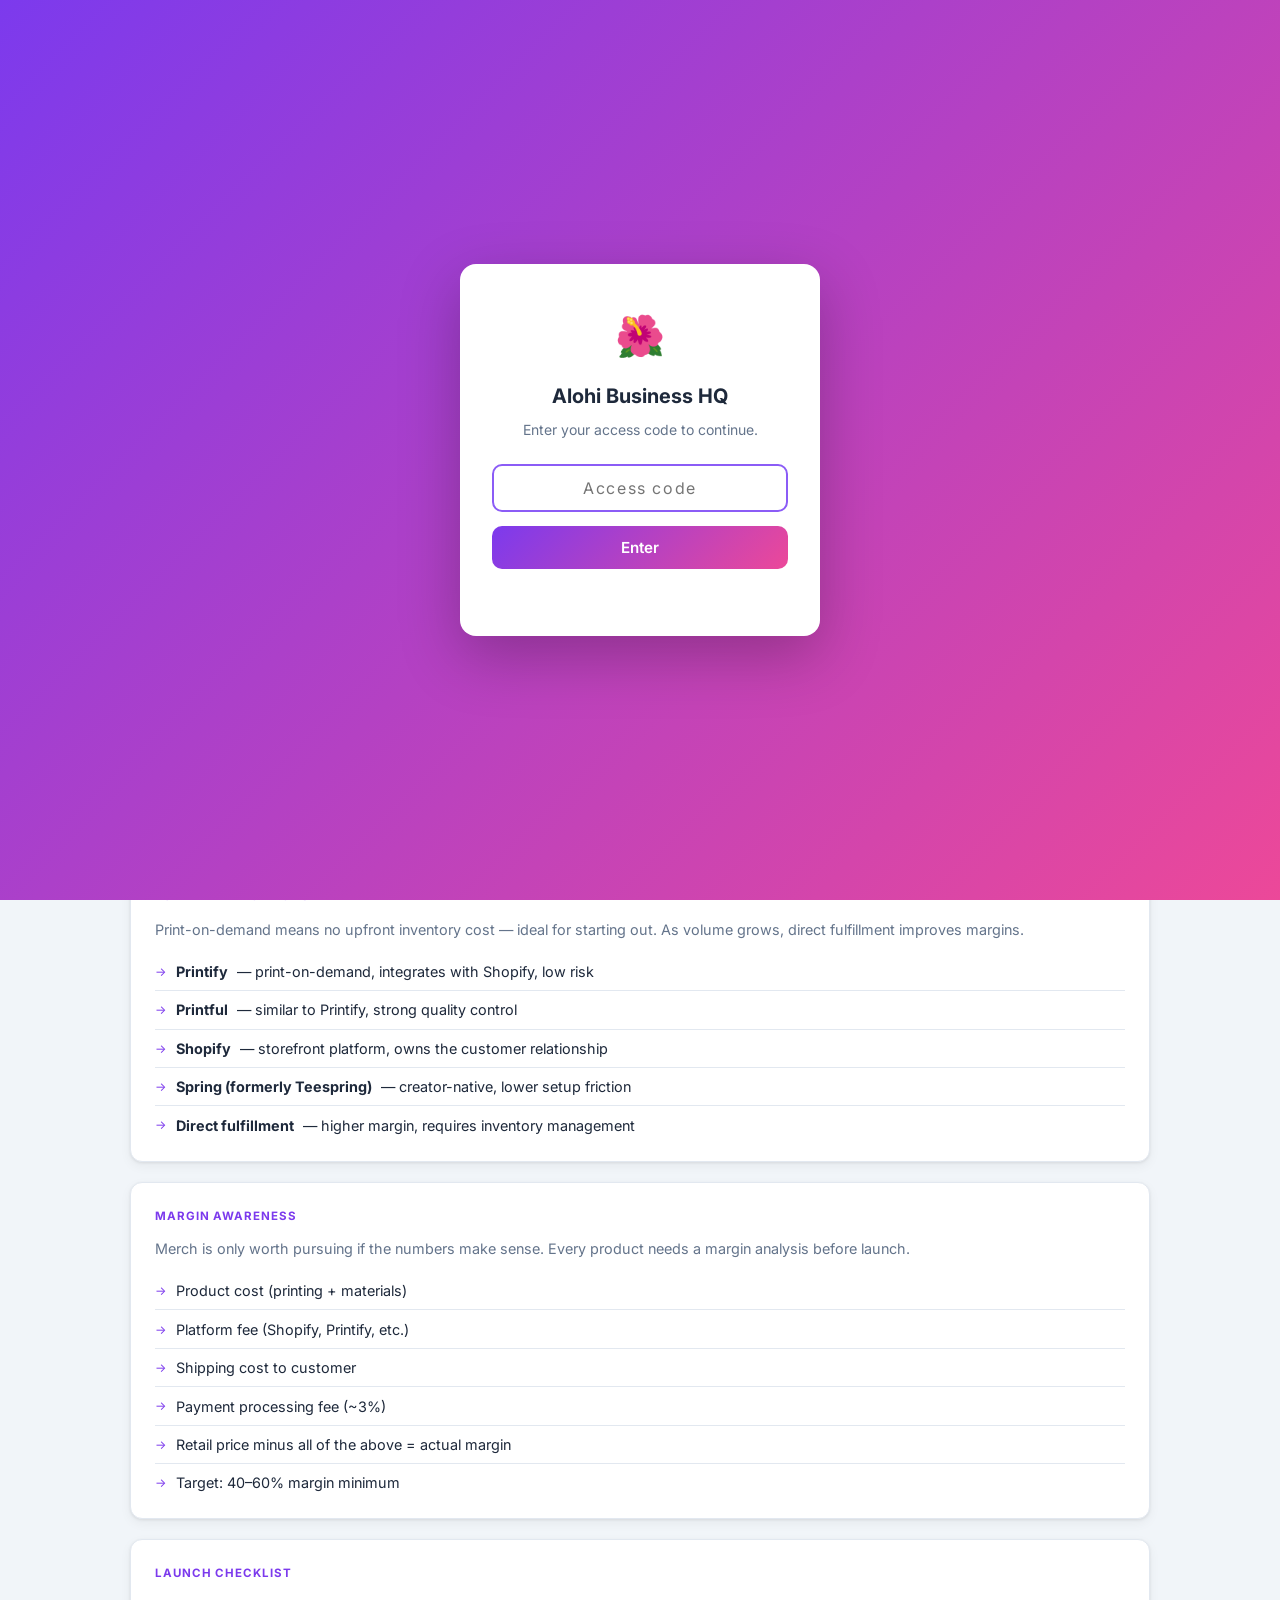
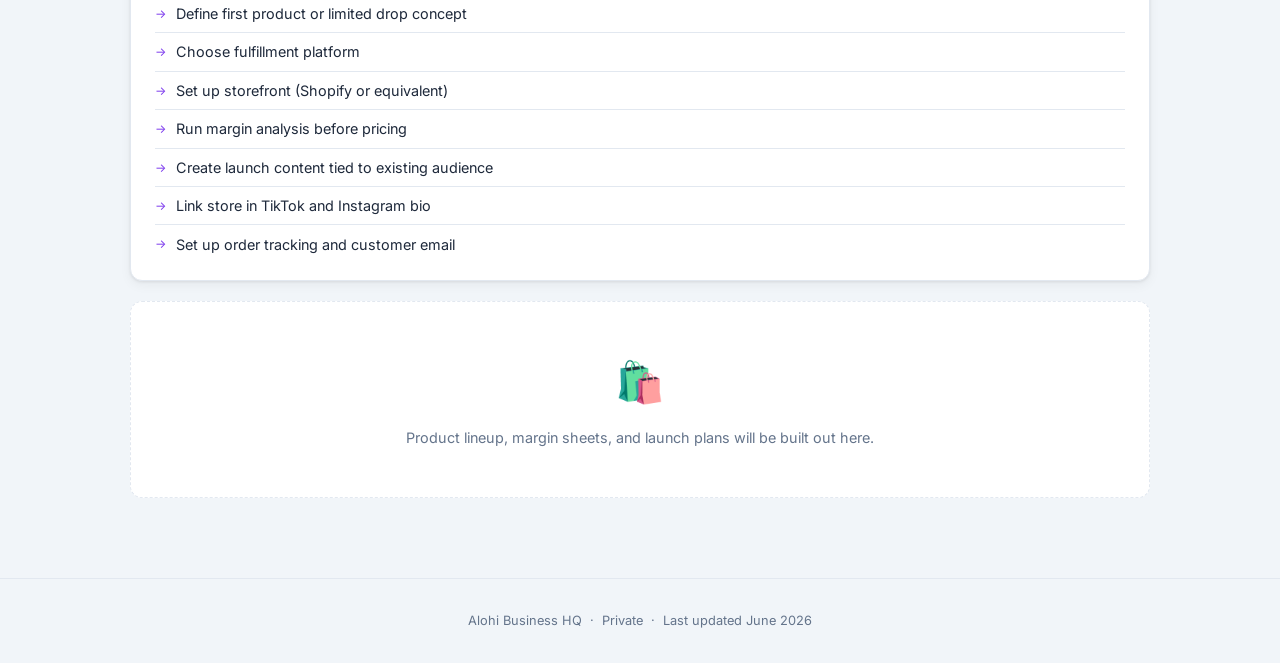
<file: merch/index.html>
<!DOCTYPE html>
<html lang="en">
<head>
  <meta charset="UTF-8">
  <meta name="viewport" content="width=device-width, initial-scale=1.0">
  <title>Merch · Alohi Business HQ</title>
  <link rel="preconnect" href="https://fonts.googleapis.com">
  <link href="https://fonts.googleapis.com/css2?family=Inter:wght@400;500;600;700&display=swap" rel="stylesheet">
  <link rel="stylesheet" href="../style.css">
</head>
<body data-section="merch">

  <header class="site-header">
    <h1>Alohi Business HQ</h1>
    <p class="handle">@lohilohi &nbsp;·&nbsp; Creator Business Dashboard</p>
  </header>

  <div class="breadcrumb">
    <a href="../index.html">← Dashboard</a> &nbsp;/&nbsp; Merch
  </div>

  <main class="container">

    <div class="section-hero">
      <span class="hero-icon">👕</span>
      <h1>Merch</h1>
      <p class="subtitle">Alohi's fully owned product line — independent of the agency, no commission owed to anyone. This is the revenue stream she builds and keeps entirely.</p>
    </div>

    <div class="note">
      <strong>Why merch is different from brand deals</strong>
      Brand deals are income she earns by promoting someone else's product. Merch is a business she owns — she sets the prices, controls the brand, and keeps the margins. No agency cut. No approval needed.
    </div>

    <div class="content-card">
      <h2>Product Concepts</h2>
      <p>Starting ideas based on her existing audience and cosplay identity. Limited drops tied to viral moments tend to perform best.</p>
      <ul>
        <li>Cosplay-themed apparel (hoodies, tees, crop tops)</li>
        <li>Prints and art prints from popular cosplay shoots</li>
        <li>Accessories (pins, keychains, phone cases) tied to specific fandoms</li>
        <li>Limited edition drops around convention appearances</li>
        <li>Signed memorabilia for superfans</li>
        <li>Digital products: cosplay guides, preset packs, tutorials</li>
      </ul>
    </div>

    <div class="content-card">
      <h2>Fulfillment Options</h2>
      <p>Print-on-demand means no upfront inventory cost — ideal for starting out. As volume grows, direct fulfillment improves margins.</p>
      <ul>
        <li><strong>Printify</strong> — print-on-demand, integrates with Shopify, low risk</li>
        <li><strong>Printful</strong> — similar to Printify, strong quality control</li>
        <li><strong>Shopify</strong> — storefront platform, owns the customer relationship</li>
        <li><strong>Spring (formerly Teespring)</strong> — creator-native, lower setup friction</li>
        <li><strong>Direct fulfillment</strong> — higher margin, requires inventory management</li>
      </ul>
    </div>

    <div class="content-card">
      <h2>Margin Awareness</h2>
      <p>Merch is only worth pursuing if the numbers make sense. Every product needs a margin analysis before launch.</p>
      <ul>
        <li>Product cost (printing + materials)</li>
        <li>Platform fee (Shopify, Printify, etc.)</li>
        <li>Shipping cost to customer</li>
        <li>Payment processing fee (~3%)</li>
        <li>Retail price minus all of the above = actual margin</li>
        <li>Target: 40–60% margin minimum</li>
      </ul>
    </div>

    <div class="content-card">
      <h2>Launch Checklist</h2>
      <ul>
        <li>Define first product or limited drop concept</li>
        <li>Choose fulfillment platform</li>
        <li>Set up storefront (Shopify or equivalent)</li>
        <li>Run margin analysis before pricing</li>
        <li>Create launch content tied to existing audience</li>
        <li>Link store in TikTok and Instagram bio</li>
        <li>Set up order tracking and customer email</li>
      </ul>
    </div>

    <div class="empty-state">
      <span class="empty-icon">🛍️</span>
      <p>Product lineup, margin sheets, and launch plans will be built out here.</p>
    </div>

  </main>

  <script src="../app.js"></script>
  <footer class="site-footer">
    Alohi Business HQ &nbsp;·&nbsp; Private &nbsp;·&nbsp; Last updated June 2026
  </footer>

</body>
</html>
</file>
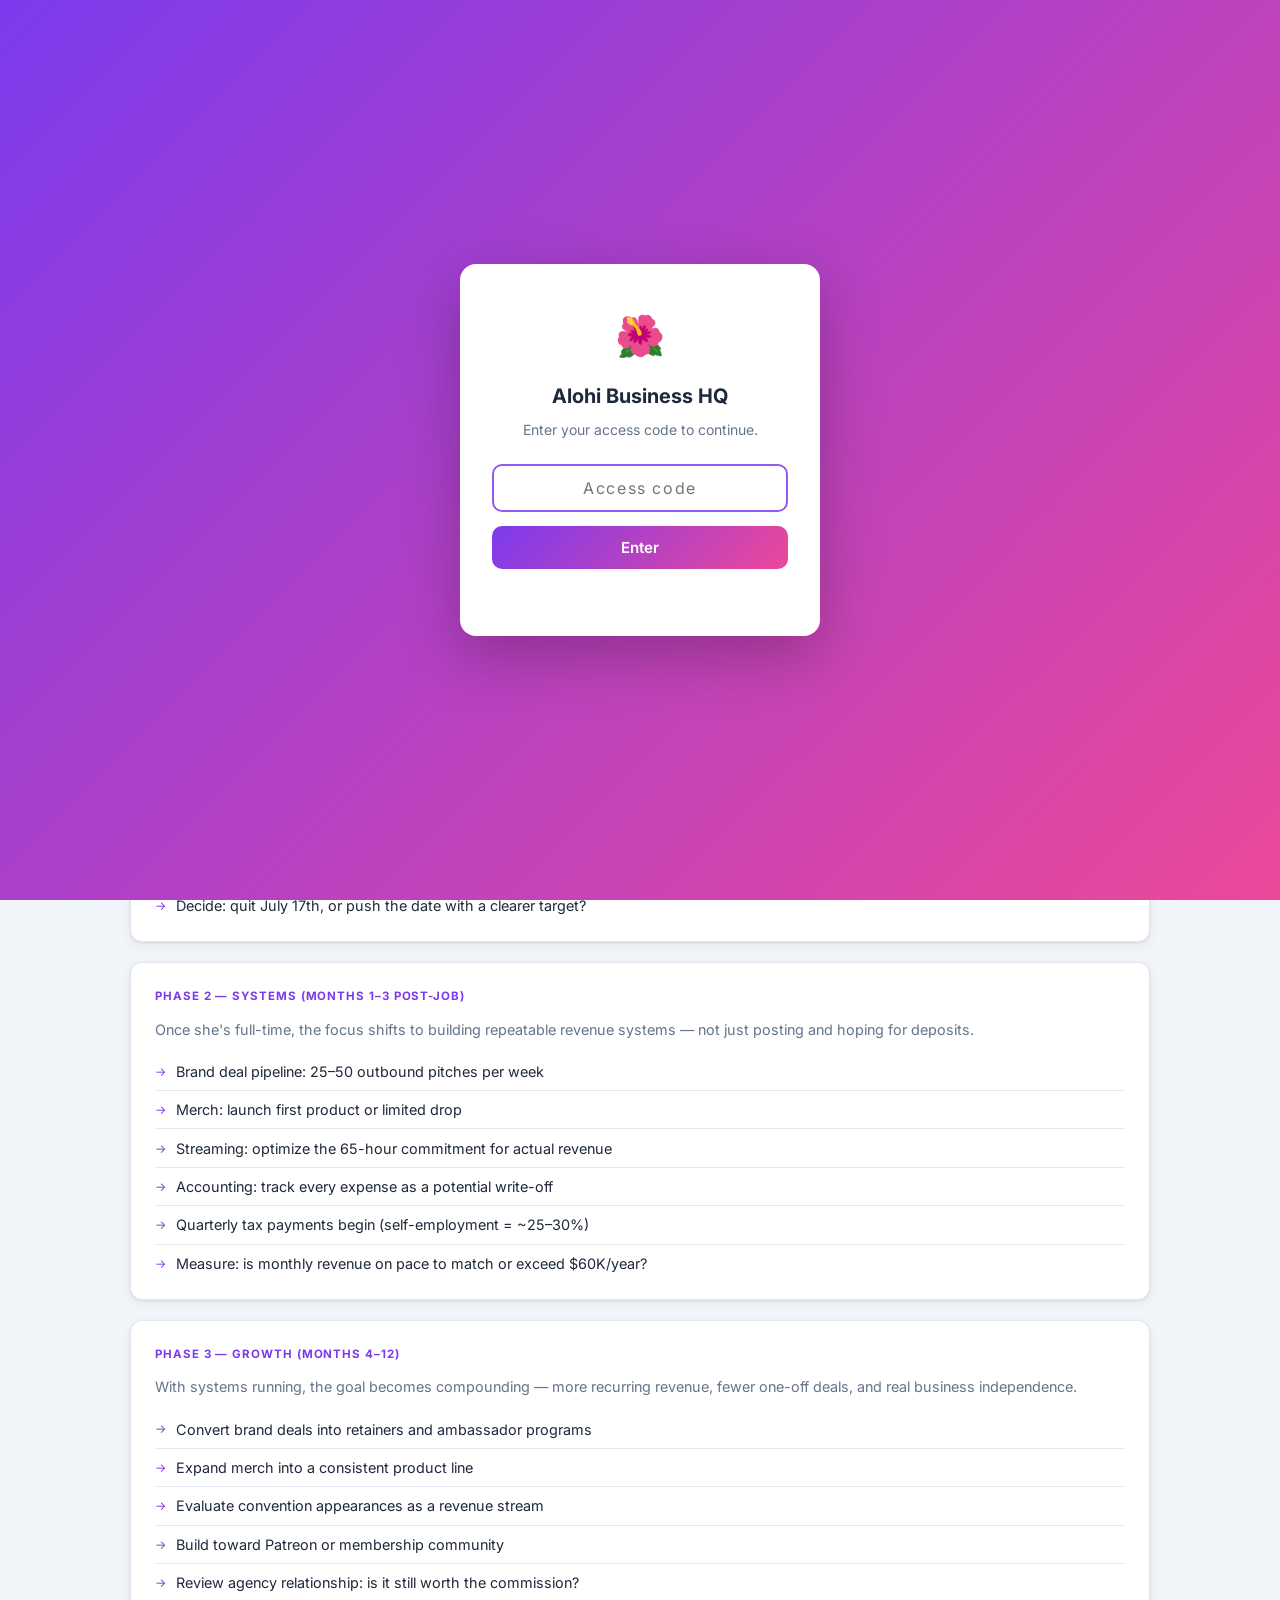
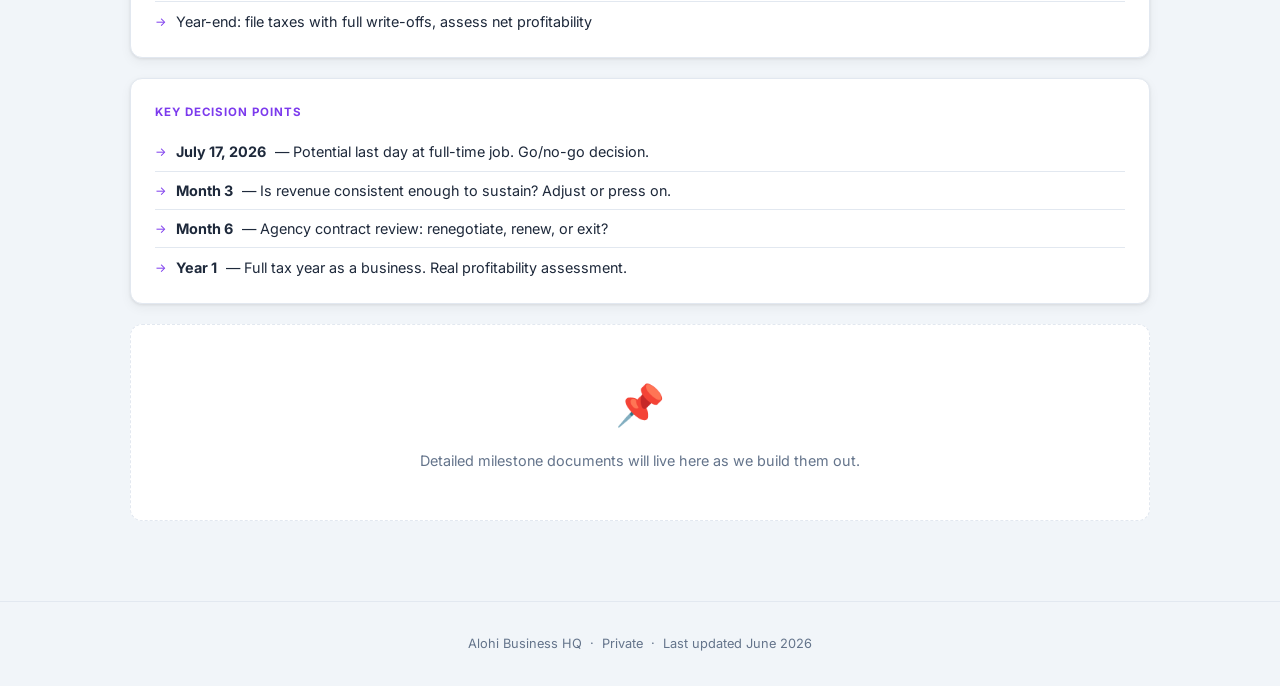
<file: roadmap/index.html>
<!DOCTYPE html>
<html lang="en">
<head>
  <meta charset="UTF-8">
  <meta name="viewport" content="width=device-width, initial-scale=1.0">
  <title>Roadmap · Alohi Business HQ</title>
  <link rel="preconnect" href="https://fonts.googleapis.com">
  <link href="https://fonts.googleapis.com/css2?family=Inter:wght@400;500;600;700&display=swap" rel="stylesheet">
  <link rel="stylesheet" href="../style.css">
</head>
<body data-section="roadmap">

  <header class="site-header">
    <h1>Alohi Business HQ</h1>
    <p class="handle">@lohilohi &nbsp;·&nbsp; Creator Business Dashboard</p>
  </header>

  <div class="breadcrumb">
    <a href="../index.html">← Dashboard</a> &nbsp;/&nbsp; Roadmap
  </div>

  <main class="container">

    <div class="section-hero">
      <span class="hero-icon">🗺️</span>
      <h1>Roadmap</h1>
      <p class="subtitle">The master plan — from content creator to business owner. Phased milestones, honest checkpoints, and what success actually looks like.</p>
    </div>

    <div class="note">
      <strong>Where we are now</strong>
      Alohi is evaluating a major life decision — leaving a $60K/year job by July 17th. This roadmap exists to make sure that decision is backed by a real business, not just momentum.
    </div>

    <div class="content-card">
      <h2>Phase 1 — Foundation (Now → July 17)</h2>
      <p>Before anything else, the basics have to be in place. This phase is about getting the business structure right so there's something real to jump into.</p>
      <ul>
        <li>Review and understand the agency contract in full</li>
        <li>Determine what the agency actually delivers vs. what it costs</li>
        <li>Form an LLC or confirm existing legal structure</li>
        <li>Open a dedicated business bank account</li>
        <li>Set up a business email address</li>
        <li>Create a real rate card for brand deals</li>
        <li>Establish a baseline of monthly income and actual expenses</li>
        <li>Decide: quit July 17th, or push the date with a clearer target?</li>
      </ul>
    </div>

    <div class="content-card">
      <h2>Phase 2 — Systems (Months 1–3 Post-Job)</h2>
      <p>Once she's full-time, the focus shifts to building repeatable revenue systems — not just posting and hoping for deposits.</p>
      <ul>
        <li>Brand deal pipeline: 25–50 outbound pitches per week</li>
        <li>Merch: launch first product or limited drop</li>
        <li>Streaming: optimize the 65-hour commitment for actual revenue</li>
        <li>Accounting: track every expense as a potential write-off</li>
        <li>Quarterly tax payments begin (self-employment = ~25–30%)</li>
        <li>Measure: is monthly revenue on pace to match or exceed $60K/year?</li>
      </ul>
    </div>

    <div class="content-card">
      <h2>Phase 3 — Growth (Months 4–12)</h2>
      <p>With systems running, the goal becomes compounding — more recurring revenue, fewer one-off deals, and real business independence.</p>
      <ul>
        <li>Convert brand deals into retainers and ambassador programs</li>
        <li>Expand merch into a consistent product line</li>
        <li>Evaluate convention appearances as a revenue stream</li>
        <li>Build toward Patreon or membership community</li>
        <li>Review agency relationship: is it still worth the commission?</li>
        <li>Year-end: file taxes with full write-offs, assess net profitability</li>
      </ul>
    </div>

    <div class="content-card">
      <h2>Key Decision Points</h2>
      <ul>
        <li><strong>July 17, 2026</strong> — Potential last day at full-time job. Go/no-go decision.</li>
        <li><strong>Month 3</strong> — Is revenue consistent enough to sustain? Adjust or press on.</li>
        <li><strong>Month 6</strong> — Agency contract review: renegotiate, renew, or exit?</li>
        <li><strong>Year 1</strong> — Full tax year as a business. Real profitability assessment.</li>
      </ul>
    </div>

    <div class="empty-state">
      <span class="empty-icon">📌</span>
      <p>Detailed milestone documents will live here as we build them out.</p>
    </div>

  </main>

  <script src="../app.js"></script>
  <footer class="site-footer">
    Alohi Business HQ &nbsp;·&nbsp; Private &nbsp;·&nbsp; Last updated June 2026
  </footer>

</body>
</html>
</file>
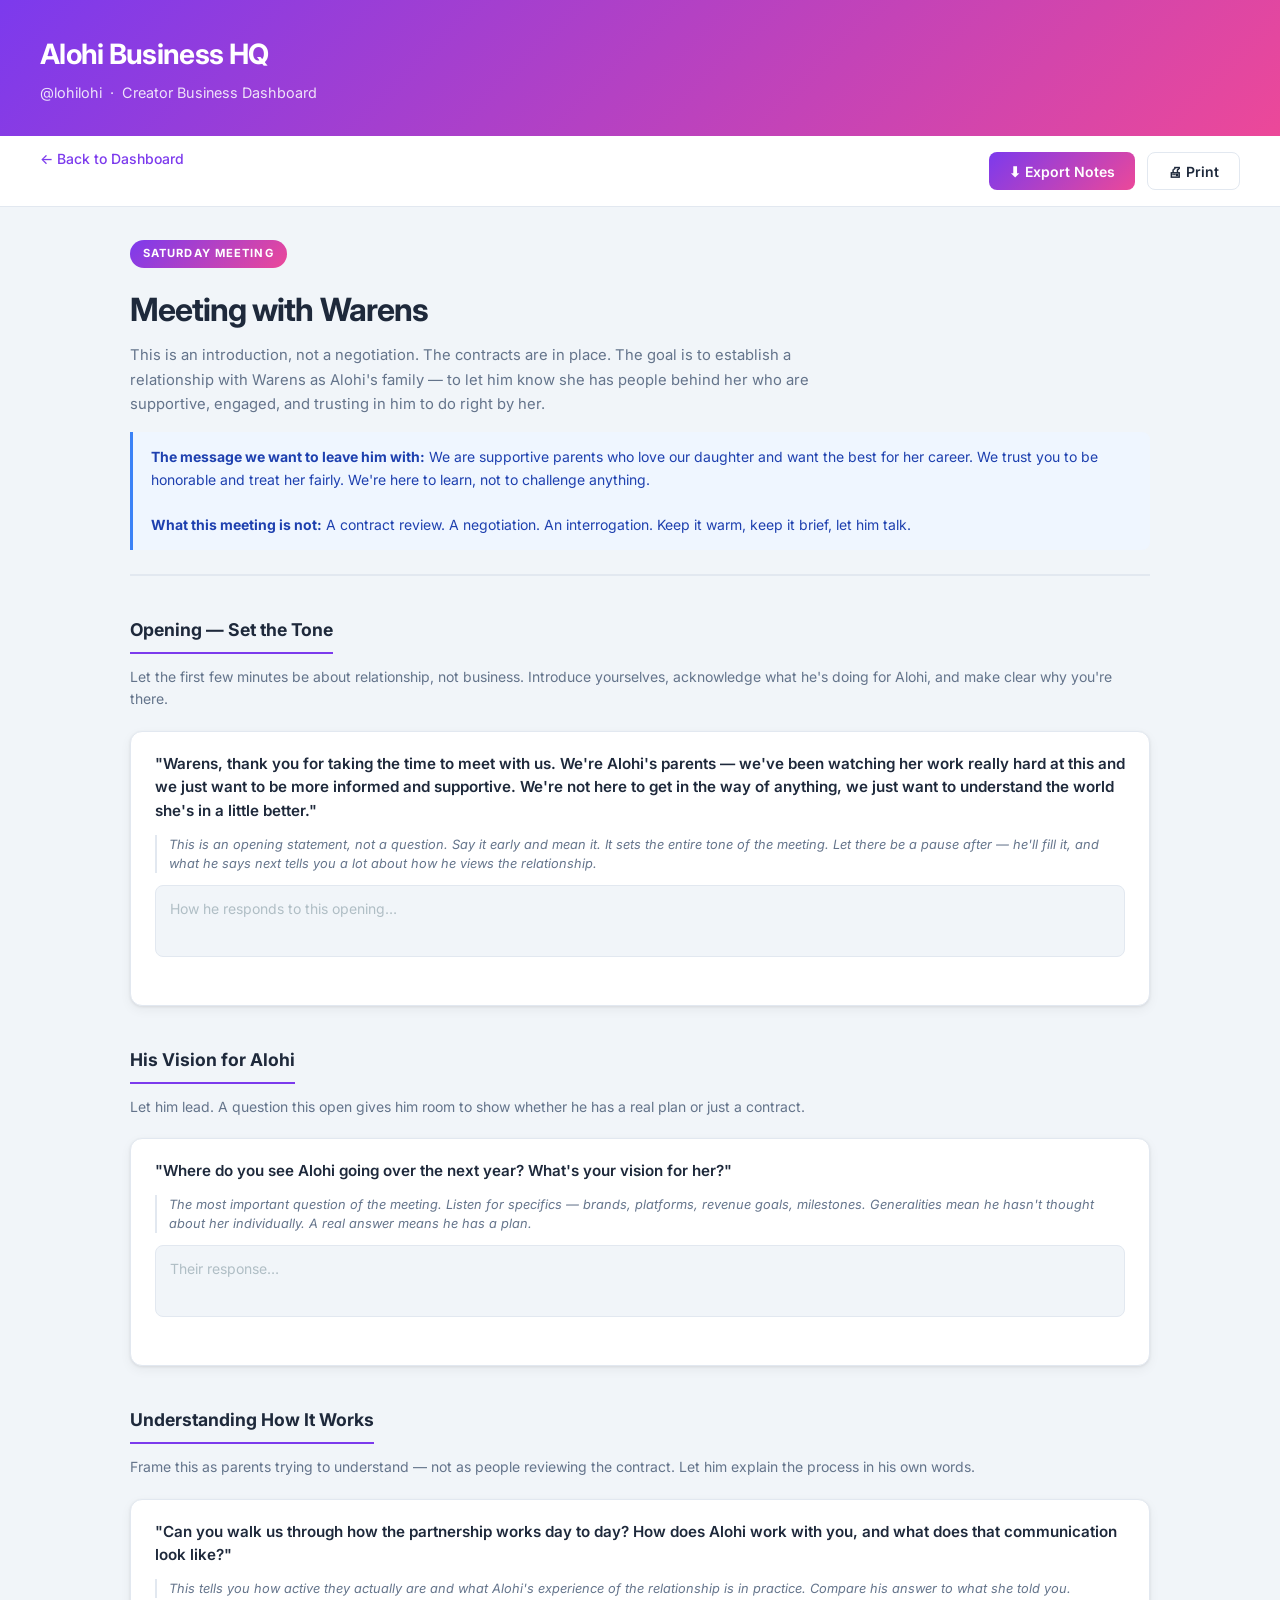
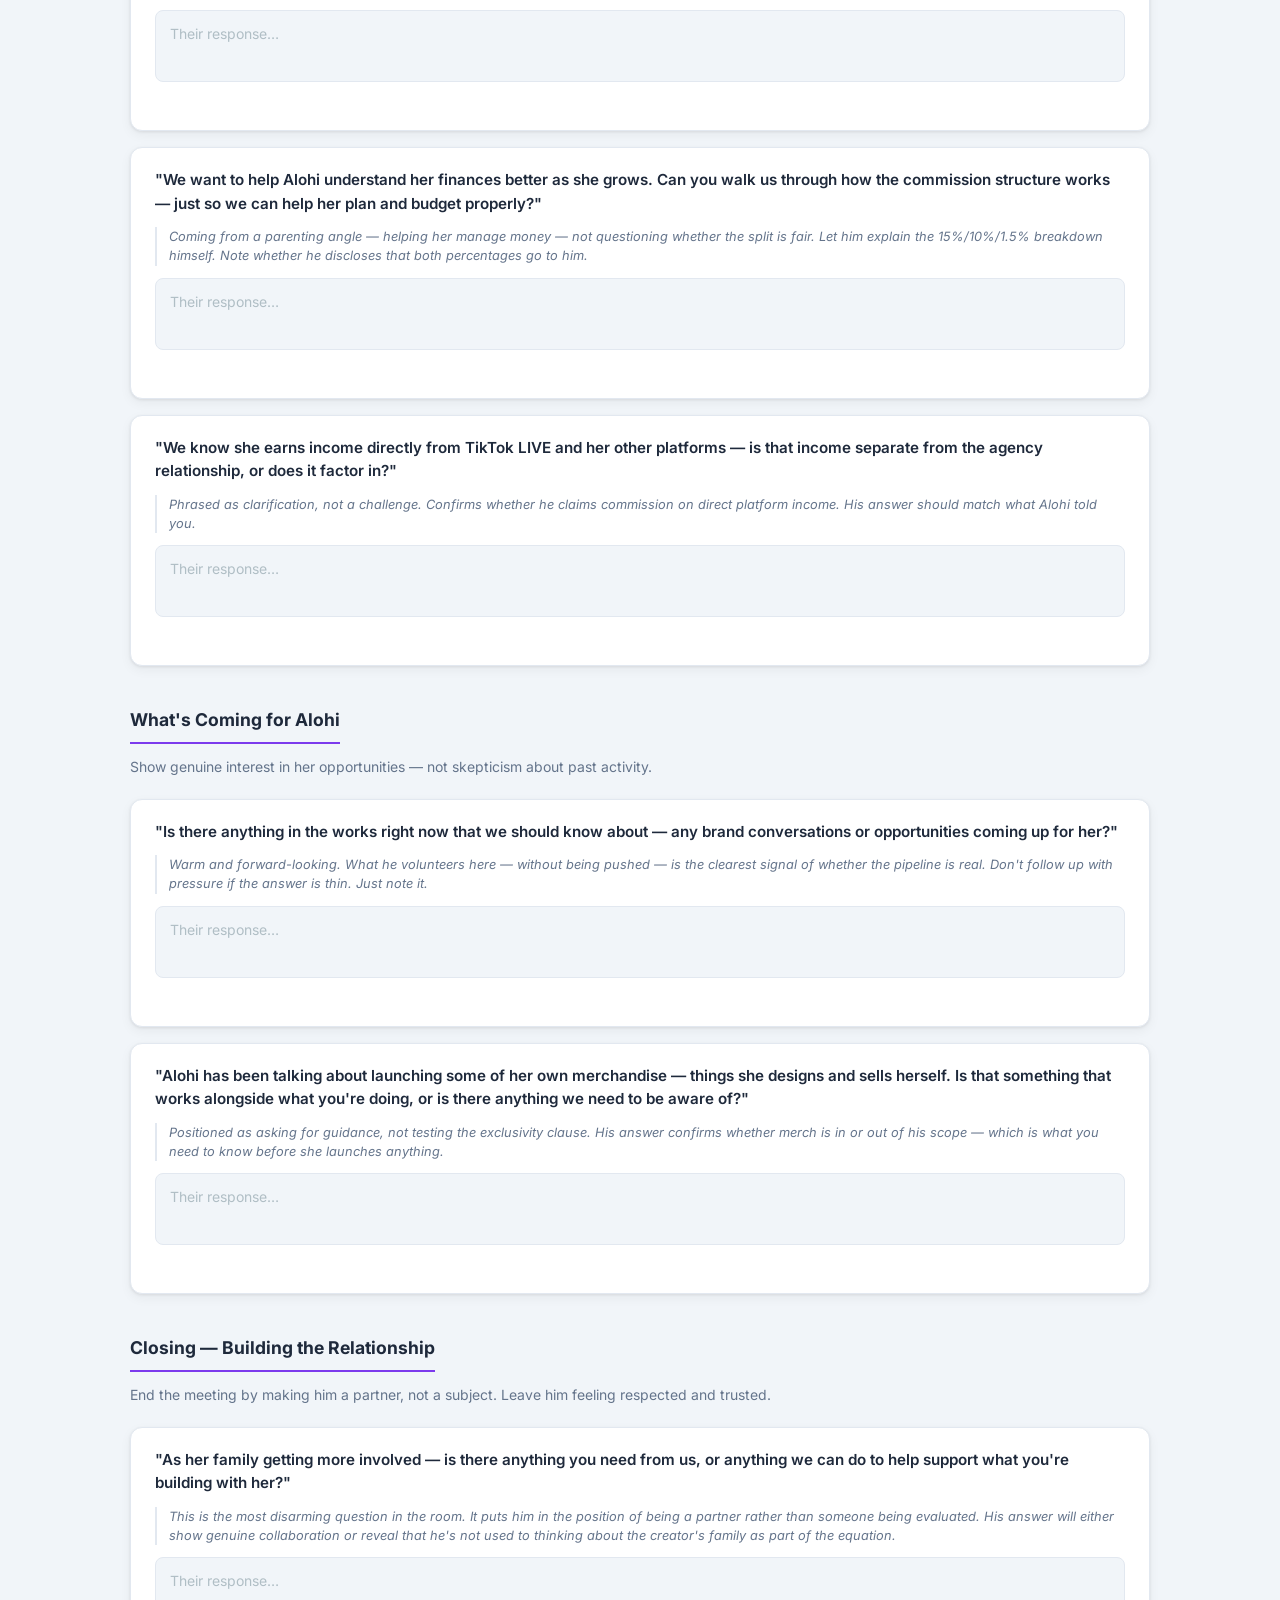
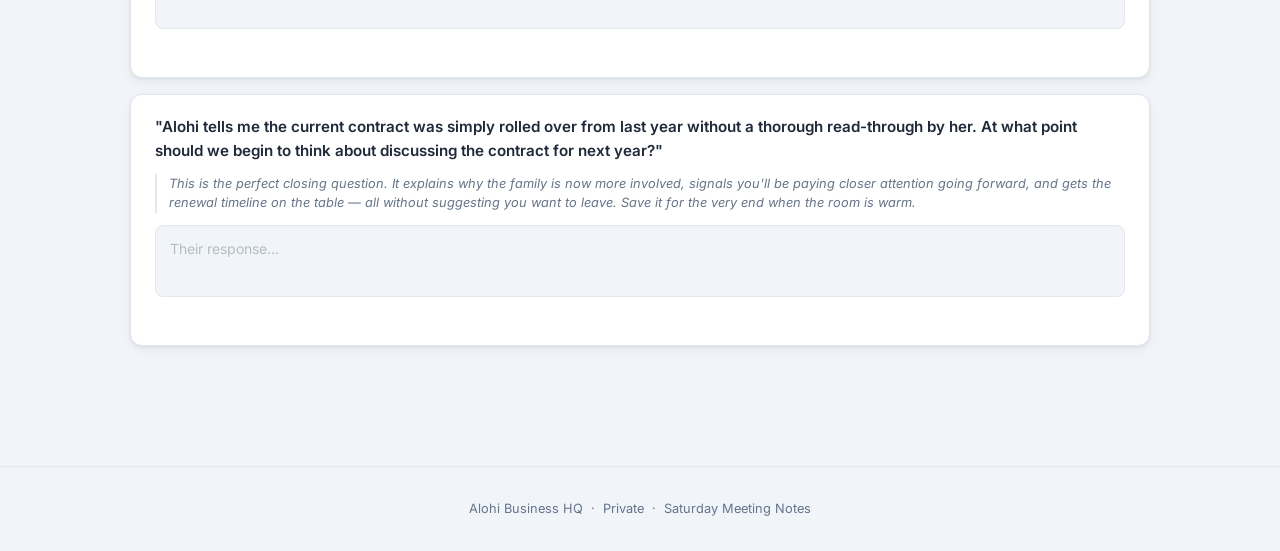
<file: calls/agency-prep.html>
<!DOCTYPE html>
<html lang="en">
<head>
  <meta charset="UTF-8">
  <meta name="viewport" content="width=device-width, initial-scale=1.0">
  <title>Agency Meeting — Saturday</title>
  <link rel="preconnect" href="https://fonts.googleapis.com">
  <link href="https://fonts.googleapis.com/css2?family=Inter:wght@400;500;600;700&display=swap" rel="stylesheet">
  <link rel="stylesheet" href="../style.css">
  <link rel="stylesheet" href="prep.css">
</head>
<body data-prep-key="agency-prep">

  <header class="site-header no-print">
    <h1>Alohi Business HQ</h1>
    <p class="handle">@lohilohi &nbsp;·&nbsp; Creator Business Dashboard</p>
  </header>

  <div class="prep-nav no-print">
    <a href="../index.html#calls" class="back-link">← Back to Dashboard</a>
    <div class="prep-actions">
      <button class="export-btn" id="export-btn">⬇ Export Notes</button>
      <button class="print-btn" id="print-btn">🖨 Print</button>
    </div>
  </div>

  <main class="container">

    <div class="prep-header">
      <div class="prep-tag">Saturday Meeting</div>
      <h1 class="prep-title">Meeting with Warens</h1>
      <p class="prep-subtitle">This is an introduction, not a negotiation. The contracts are in place. The goal is to establish a relationship with Warens as Alohi's family — to let him know she has people behind her who are supportive, engaged, and trusting in him to do right by her.</p>
      <div class="prep-reminder">
        <strong>The message we want to leave him with:</strong> We are supportive parents who love our daughter and want the best for her career. We trust you to be honorable and treat her fairly. We're here to learn, not to challenge anything.
        <br><br>
        <strong>What this meeting is not:</strong> A contract review. A negotiation. An interrogation. Keep it warm, keep it brief, let him talk.
      </div>
    </div>

    <!-- ── Opening ── -->
    <div class="prep-section" data-section-key="opening">
      <h2 class="prep-section-title">Opening — Set the Tone</h2>
      <p class="prep-section-desc">Let the first few minutes be about relationship, not business. Introduce yourselves, acknowledge what he's doing for Alohi, and make clear why you're there.</p>

      <div class="question-block" data-q-idx="0">
        <p class="question-text">"Warens, thank you for taking the time to meet with us. We're Alohi's parents — we've been watching her work really hard at this and we just want to be more informed and supportive. We're not here to get in the way of anything, we just want to understand the world she's in a little better."</p>
        <p class="question-note">This is an opening statement, not a question. Say it early and mean it. It sets the entire tone of the meeting. Let there be a pause after — he'll fill it, and what he says next tells you a lot about how he views the relationship.</p>
        <textarea class="answer-area" placeholder="How he responds to this opening…"></textarea>
        <span class="save-indicator">Saved ✓</span>
      </div>
    </div>

    <!-- ── Section 1 ── -->
    <div class="prep-section" data-section-key="vision">
      <h2 class="prep-section-title">His Vision for Alohi</h2>
      <p class="prep-section-desc">Let him lead. A question this open gives him room to show whether he has a real plan or just a contract.</p>

      <div class="question-block" data-q-idx="0">
        <p class="question-text">"Where do you see Alohi going over the next year? What's your vision for her?"</p>
        <p class="question-note">The most important question of the meeting. Listen for specifics — brands, platforms, revenue goals, milestones. Generalities mean he hasn't thought about her individually. A real answer means he has a plan.</p>
        <textarea class="answer-area" placeholder="Their response…"></textarea>
        <span class="save-indicator">Saved ✓</span>
      </div>
    </div>

    <!-- ── Section 2 ── -->
    <div class="prep-section" data-section-key="how-it-works">
      <h2 class="prep-section-title">Understanding How It Works</h2>
      <p class="prep-section-desc">Frame this as parents trying to understand — not as people reviewing the contract. Let him explain the process in his own words.</p>

      <div class="question-block" data-q-idx="0">
        <p class="question-text">"Can you walk us through how the partnership works day to day? How does Alohi work with you, and what does that communication look like?"</p>
        <p class="question-note">This tells you how active they actually are and what Alohi's experience of the relationship is in practice. Compare his answer to what she told you.</p>
        <textarea class="answer-area" placeholder="Their response…"></textarea>
        <span class="save-indicator">Saved ✓</span>
      </div>

      <div class="question-block" data-q-idx="1">
        <p class="question-text">"We want to help Alohi understand her finances better as she grows. Can you walk us through how the commission structure works — just so we can help her plan and budget properly?"</p>
        <p class="question-note">Coming from a parenting angle — helping her manage money — not questioning whether the split is fair. Let him explain the 15%/10%/1.5% breakdown himself. Note whether he discloses that both percentages go to him.</p>
        <textarea class="answer-area" placeholder="Their response…"></textarea>
        <span class="save-indicator">Saved ✓</span>
      </div>

      <div class="question-block" data-q-idx="2">
        <p class="question-text">"We know she earns income directly from TikTok LIVE and her other platforms — is that income separate from the agency relationship, or does it factor in?"</p>
        <p class="question-note">Phrased as clarification, not a challenge. Confirms whether he claims commission on direct platform income. His answer should match what Alohi told you.</p>
        <textarea class="answer-area" placeholder="Their response…"></textarea>
        <span class="save-indicator">Saved ✓</span>
      </div>
    </div>

    <!-- ── Section 3 ── -->
    <div class="prep-section" data-section-key="opportunities">
      <h2 class="prep-section-title">What's Coming for Alohi</h2>
      <p class="prep-section-desc">Show genuine interest in her opportunities — not skepticism about past activity.</p>

      <div class="question-block" data-q-idx="0">
        <p class="question-text">"Is there anything in the works right now that we should know about — any brand conversations or opportunities coming up for her?"</p>
        <p class="question-note">Warm and forward-looking. What he volunteers here — without being pushed — is the clearest signal of whether the pipeline is real. Don't follow up with pressure if the answer is thin. Just note it.</p>
        <textarea class="answer-area" placeholder="Their response…"></textarea>
        <span class="save-indicator">Saved ✓</span>
      </div>

      <div class="question-block" data-q-idx="1">
        <p class="question-text">"Alohi has been talking about launching some of her own merchandise — things she designs and sells herself. Is that something that works alongside what you're doing, or is there anything we need to be aware of?"</p>
        <p class="question-note">Positioned as asking for guidance, not testing the exclusivity clause. His answer confirms whether merch is in or out of his scope — which is what you need to know before she launches anything.</p>
        <textarea class="answer-area" placeholder="Their response…"></textarea>
        <span class="save-indicator">Saved ✓</span>
      </div>
    </div>

    <!-- ── Section 4 ── -->
    <div class="prep-section" data-section-key="partnership">
      <h2 class="prep-section-title">Closing — Building the Relationship</h2>
      <p class="prep-section-desc">End the meeting by making him a partner, not a subject. Leave him feeling respected and trusted.</p>

      <div class="question-block" data-q-idx="0">
        <p class="question-text">"As her family getting more involved — is there anything you need from us, or anything we can do to help support what you're building with her?"</p>
        <p class="question-note">This is the most disarming question in the room. It puts him in the position of being a partner rather than someone being evaluated. His answer will either show genuine collaboration or reveal that he's not used to thinking about the creator's family as part of the equation.</p>
        <textarea class="answer-area" placeholder="Their response…"></textarea>
        <span class="save-indicator">Saved ✓</span>
      </div>

      <div class="question-block" data-q-idx="1">
        <p class="question-text">"Alohi tells me the current contract was simply rolled over from last year without a thorough read-through by her. At what point should we begin to think about discussing the contract for next year?"</p>
        <p class="question-note">This is the perfect closing question. It explains why the family is now more involved, signals you'll be paying closer attention going forward, and gets the renewal timeline on the table — all without suggesting you want to leave. Save it for the very end when the room is warm.</p>
        <textarea class="answer-area" placeholder="Their response…"></textarea>
        <span class="save-indicator">Saved ✓</span>
      </div>
    </div>

  </main>

  <footer class="site-footer no-print">
    Alohi Business HQ &nbsp;·&nbsp; Private &nbsp;·&nbsp; Saturday Meeting Notes
  </footer>

  <script src="prep.js"></script>

</body>
</html>
</file>
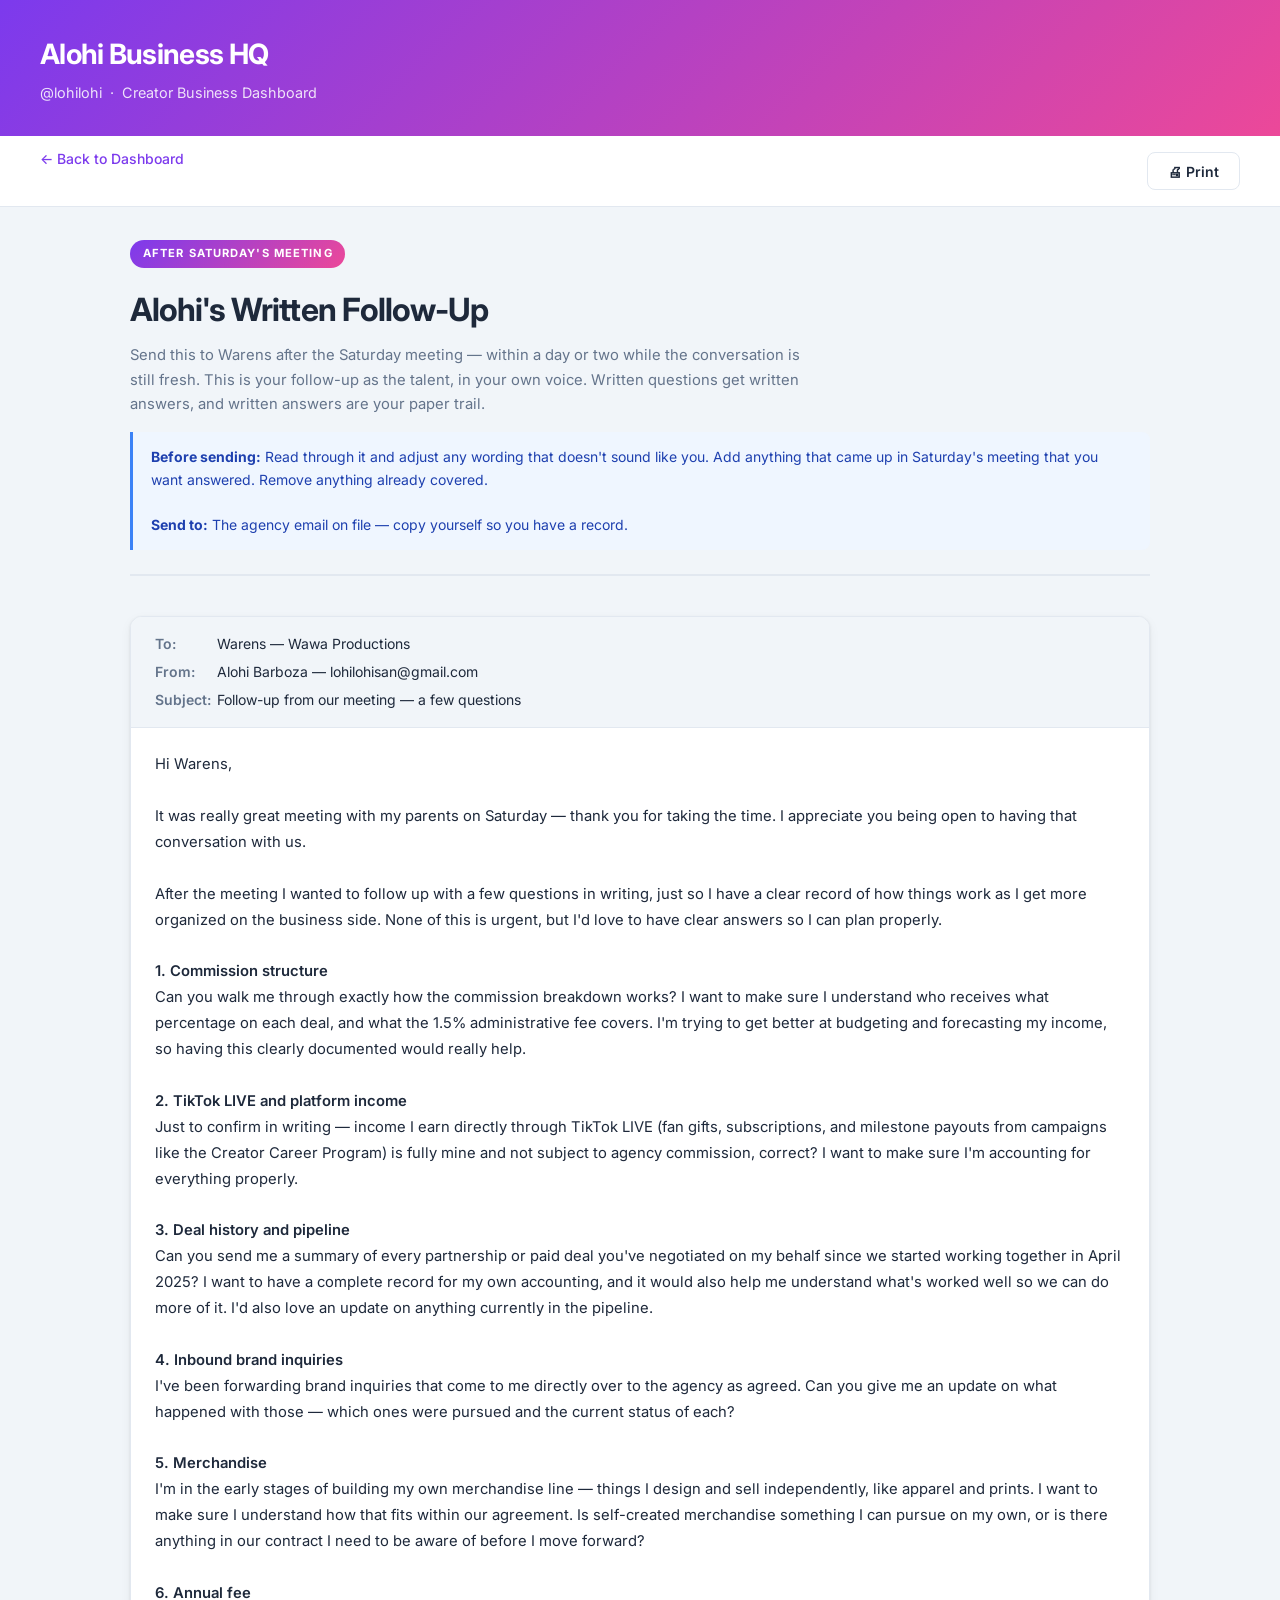
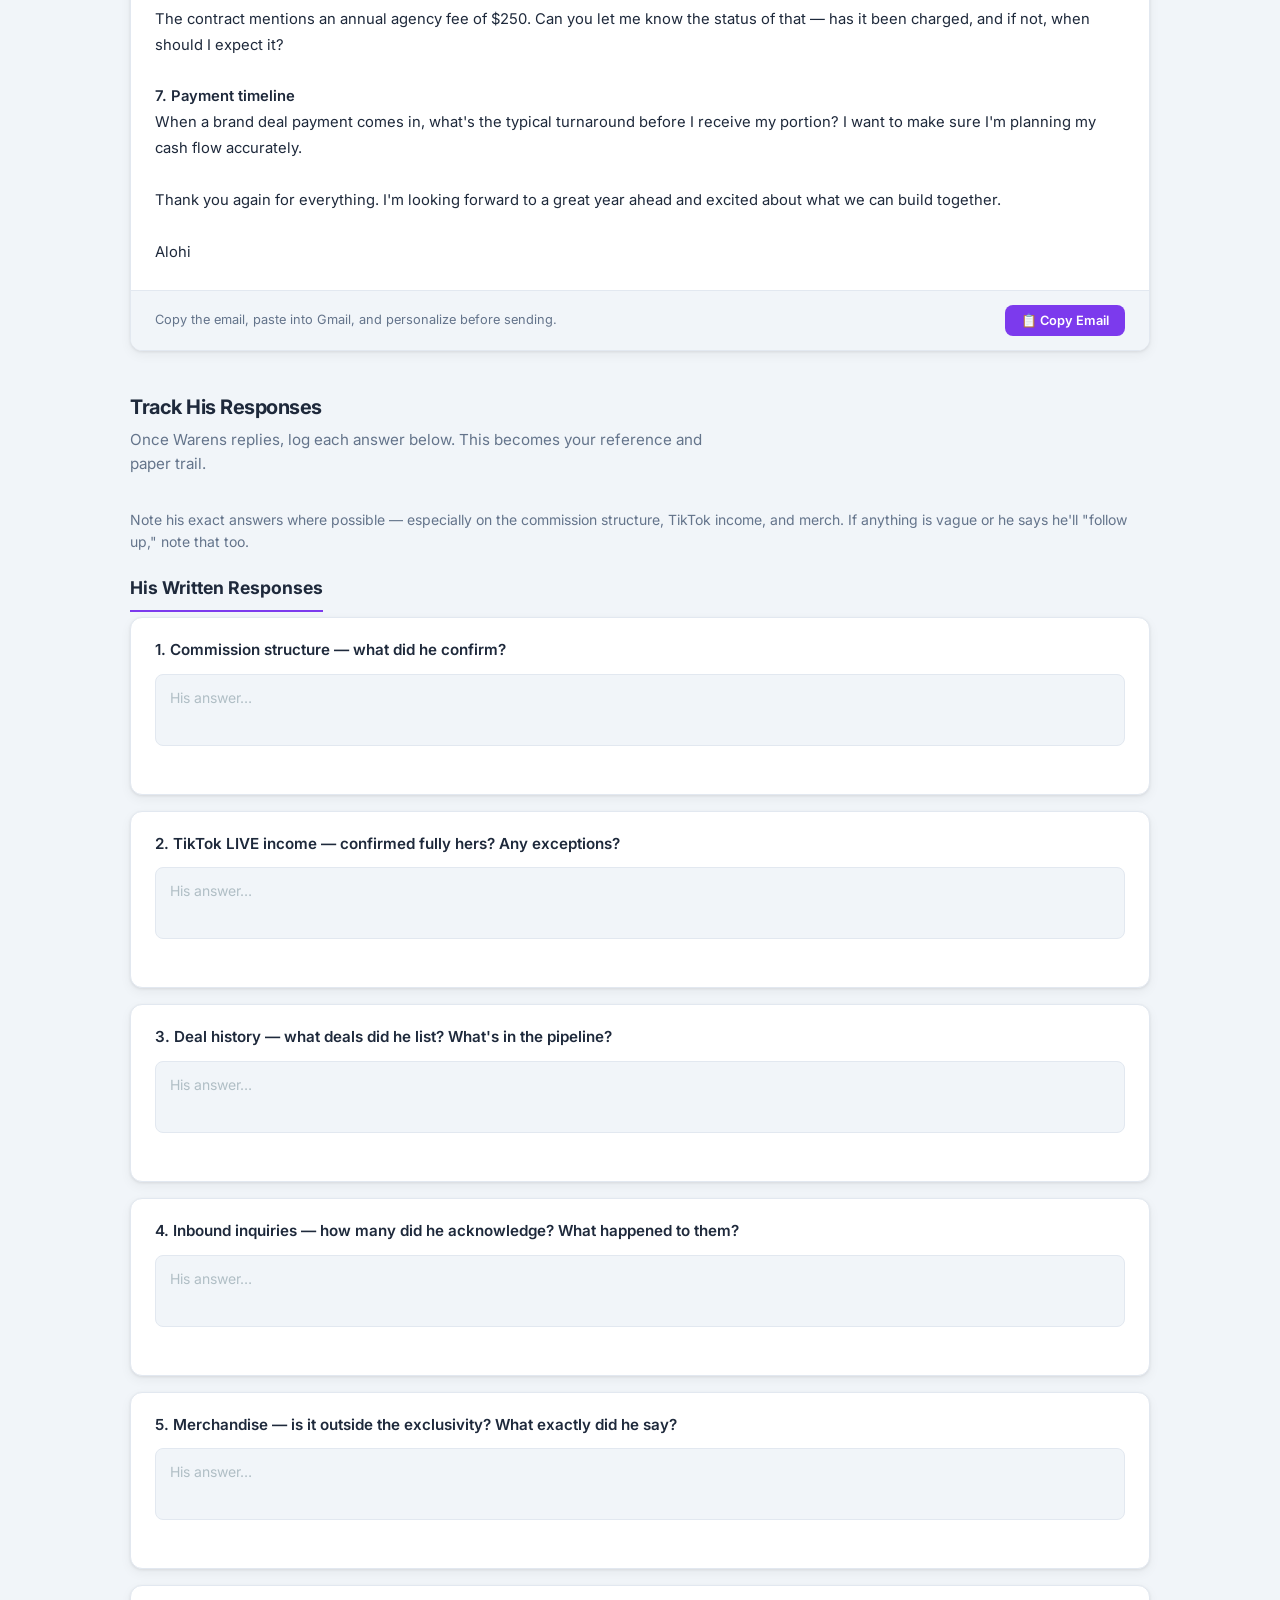
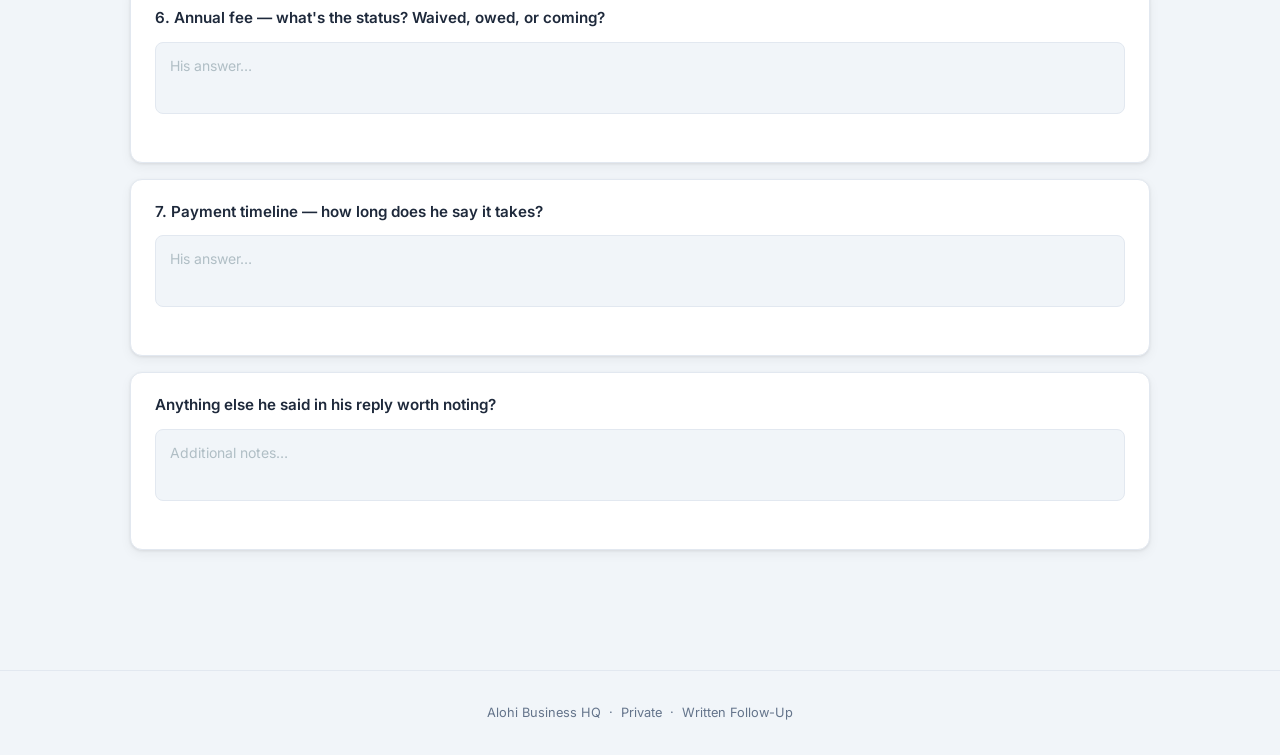
<file: calls/alohi-followup.html>
<!DOCTYPE html>
<html lang="en">
<head>
  <meta charset="UTF-8">
  <meta name="viewport" content="width=device-width, initial-scale=1.0">
  <title>Alohi — Written Follow-Up to Warens</title>
  <link rel="preconnect" href="https://fonts.googleapis.com">
  <link href="https://fonts.googleapis.com/css2?family=Inter:wght@400;500;600;700&display=swap" rel="stylesheet">
  <link rel="stylesheet" href="../style.css">
  <link rel="stylesheet" href="prep.css">
  <style>
    .email-block {
      background: var(--surface);
      border: 1px solid var(--border);
      border-radius: var(--radius);
      overflow: hidden;
      box-shadow: var(--shadow);
      margin-bottom: 2rem;
    }
    .email-header {
      background: var(--bg);
      border-bottom: 1px solid var(--border);
      padding: 1rem 1.5rem;
    }
    .email-field {
      display: flex;
      gap: 0.75rem;
      font-size: 0.875rem;
      margin-bottom: 0.35rem;
      align-items: baseline;
    }
    .email-field:last-child { margin-bottom: 0; }
    .email-field-label {
      font-weight: 600;
      color: var(--muted);
      width: 50px;
      flex-shrink: 0;
    }
    .email-field-value { color: var(--text); }
    .email-body {
      padding: 1.5rem;
      font-size: 0.925rem;
      line-height: 1.75;
      color: var(--text);
      white-space: pre-wrap;
      font-family: 'Inter', sans-serif;
    }
    .email-body strong { font-weight: 600; }
    .copy-bar {
      border-top: 1px solid var(--border);
      padding: 0.875rem 1.5rem;
      display: flex;
      align-items: center;
      justify-content: space-between;
      background: var(--bg);
    }
    .copy-hint { font-size: 0.8rem; color: var(--muted); }
    .copy-btn {
      display: inline-flex;
      align-items: center;
      gap: 0.4rem;
      background: var(--primary);
      color: white;
      border: none;
      border-radius: 8px;
      padding: 0.5rem 1rem;
      font-family: inherit;
      font-size: 0.8rem;
      font-weight: 600;
      cursor: pointer;
      transition: opacity 0.15s ease;
    }
    .copy-btn:hover { opacity: 0.85; }
    .copy-btn.copied { background: var(--success); }

    .response-section { margin-top: 2.5rem; }
    .response-intro {
      font-size: 0.875rem;
      color: var(--muted);
      margin-bottom: 1.25rem;
      line-height: 1.6;
    }

    @media print {
      .no-print { display: none !important; }
      .copy-bar { display: none; }
      .email-block { box-shadow: none; border: 1px solid #ccc; }
      .email-body { font-size: 0.875rem; }
    }
  </style>
</head>
<body data-prep-key="alohi-followup">

  <header class="site-header no-print">
    <h1>Alohi Business HQ</h1>
    <p class="handle">@lohilohi &nbsp;·&nbsp; Creator Business Dashboard</p>
  </header>

  <div class="prep-nav no-print">
    <a href="../index.html#calls" class="back-link">← Back to Dashboard</a>
    <div class="prep-actions">
      <button class="print-btn" id="print-btn">🖨 Print</button>
    </div>
  </div>

  <main class="container">

    <div class="prep-header">
      <div class="prep-tag">After Saturday's Meeting</div>
      <h1 class="prep-title">Alohi's Written Follow-Up</h1>
      <p class="prep-subtitle">Send this to Warens after the Saturday meeting — within a day or two while the conversation is still fresh. This is your follow-up as the talent, in your own voice. Written questions get written answers, and written answers are your paper trail.</p>
      <div class="prep-reminder">
        <strong>Before sending:</strong> Read through it and adjust any wording that doesn't sound like you. Add anything that came up in Saturday's meeting that you want answered. Remove anything already covered.
        <br><br>
        <strong>Send to:</strong> The agency email on file — copy yourself so you have a record.
      </div>
    </div>

    <!-- ── Draft Email ── -->
    <div class="email-block">
      <div class="email-header">
        <div class="email-field">
          <span class="email-field-label">To:</span>
          <span class="email-field-value">Warens — Wawa Productions</span>
        </div>
        <div class="email-field">
          <span class="email-field-label">From:</span>
          <span class="email-field-value">Alohi Barboza — lohilohisan@gmail.com</span>
        </div>
        <div class="email-field">
          <span class="email-field-label">Subject:</span>
          <span class="email-field-value">Follow-up from our meeting — a few questions</span>
        </div>
      </div>

      <div class="email-body" id="email-body">Hi Warens,

It was really great meeting with my parents on Saturday — thank you for taking the time. I appreciate you being open to having that conversation with us.

After the meeting I wanted to follow up with a few questions in writing, just so I have a clear record of how things work as I get more organized on the business side. None of this is urgent, but I'd love to have clear answers so I can plan properly.

<strong>1. Commission structure</strong>
Can you walk me through exactly how the commission breakdown works? I want to make sure I understand who receives what percentage on each deal, and what the 1.5% administrative fee covers. I'm trying to get better at budgeting and forecasting my income, so having this clearly documented would really help.

<strong>2. TikTok LIVE and platform income</strong>
Just to confirm in writing — income I earn directly through TikTok LIVE (fan gifts, subscriptions, and milestone payouts from campaigns like the Creator Career Program) is fully mine and not subject to agency commission, correct? I want to make sure I'm accounting for everything properly.

<strong>3. Deal history and pipeline</strong>
Can you send me a summary of every partnership or paid deal you've negotiated on my behalf since we started working together in April 2025? I want to have a complete record for my own accounting, and it would also help me understand what's worked well so we can do more of it. I'd also love an update on anything currently in the pipeline.

<strong>4. Inbound brand inquiries</strong>
I've been forwarding brand inquiries that come to me directly over to the agency as agreed. Can you give me an update on what happened with those — which ones were pursued and the current status of each?

<strong>5. Merchandise</strong>
I'm in the early stages of building my own merchandise line — things I design and sell independently, like apparel and prints. I want to make sure I understand how that fits within our agreement. Is self-created merchandise something I can pursue on my own, or is there anything in our contract I need to be aware of before I move forward?

<strong>6. Annual fee</strong>
The contract mentions an annual agency fee of $250. Can you let me know the status of that — has it been charged, and if not, when should I expect it?

<strong>7. Payment timeline</strong>
When a brand deal payment comes in, what's the typical turnaround before I receive my portion? I want to make sure I'm planning my cash flow accurately.

Thank you again for everything. I'm looking forward to a great year ahead and excited about what we can build together.

Alohi</div>

      <div class="copy-bar">
        <span class="copy-hint">Copy the email, paste into Gmail, and personalize before sending.</span>
        <button class="copy-btn" id="copy-btn">📋 Copy Email</button>
      </div>
    </div>

    <!-- ── Response Tracking ── -->
    <div class="response-section">
      <div class="section-hero">
        <h1 style="font-size:1.25rem; margin-bottom:0.35rem;">Track His Responses</h1>
        <p class="subtitle">Once Warens replies, log each answer below. This becomes your reference and paper trail.</p>
      </div>

      <div class="response-intro">
        Note his exact answers where possible — especially on the commission structure, TikTok income, and merch. If anything is vague or he says he'll "follow up," note that too.
      </div>

      <div class="prep-section" data-section-key="responses">
        <h2 class="prep-section-title">His Written Responses</h2>

        <div class="question-block" data-q-idx="0">
          <p class="question-text">1. Commission structure — what did he confirm?</p>
          <textarea class="answer-area" placeholder="His answer…"></textarea>
          <span class="save-indicator">Saved ✓</span>
        </div>

        <div class="question-block" data-q-idx="1">
          <p class="question-text">2. TikTok LIVE income — confirmed fully hers? Any exceptions?</p>
          <textarea class="answer-area" placeholder="His answer…"></textarea>
          <span class="save-indicator">Saved ✓</span>
        </div>

        <div class="question-block" data-q-idx="2">
          <p class="question-text">3. Deal history — what deals did he list? What's in the pipeline?</p>
          <textarea class="answer-area" placeholder="His answer…"></textarea>
          <span class="save-indicator">Saved ✓</span>
        </div>

        <div class="question-block" data-q-idx="3">
          <p class="question-text">4. Inbound inquiries — how many did he acknowledge? What happened to them?</p>
          <textarea class="answer-area" placeholder="His answer…"></textarea>
          <span class="save-indicator">Saved ✓</span>
        </div>

        <div class="question-block" data-q-idx="4">
          <p class="question-text">5. Merchandise — is it outside the exclusivity? What exactly did he say?</p>
          <textarea class="answer-area" placeholder="His answer…"></textarea>
          <span class="save-indicator">Saved ✓</span>
        </div>

        <div class="question-block" data-q-idx="5">
          <p class="question-text">6. Annual fee — what's the status? Waived, owed, or coming?</p>
          <textarea class="answer-area" placeholder="His answer…"></textarea>
          <span class="save-indicator">Saved ✓</span>
        </div>

        <div class="question-block" data-q-idx="6">
          <p class="question-text">7. Payment timeline — how long does he say it takes?</p>
          <textarea class="answer-area" placeholder="His answer…"></textarea>
          <span class="save-indicator">Saved ✓</span>
        </div>

        <div class="question-block" data-q-idx="7">
          <p class="question-text">Anything else he said in his reply worth noting?</p>
          <textarea class="answer-area" placeholder="Additional notes…"></textarea>
          <span class="save-indicator">Saved ✓</span>
        </div>
      </div>
    </div>

  </main>

  <footer class="site-footer no-print">
    Alohi Business HQ &nbsp;·&nbsp; Private &nbsp;·&nbsp; Written Follow-Up
  </footer>

  <script src="prep.js"></script>
  <script>
    document.getElementById('print-btn').addEventListener('click', () => window.print());

    const copyBtn = document.getElementById('copy-btn');
    copyBtn.addEventListener('click', () => {
      const body = document.getElementById('email-body').innerText;
      navigator.clipboard.writeText(body).then(() => {
        copyBtn.textContent = '✓ Copied';
        copyBtn.classList.add('copied');
        setTimeout(() => {
          copyBtn.textContent = '📋 Copy Email';
          copyBtn.classList.remove('copied');
        }, 2000);
      });
    });
  </script>

</body>
</html>
</file>
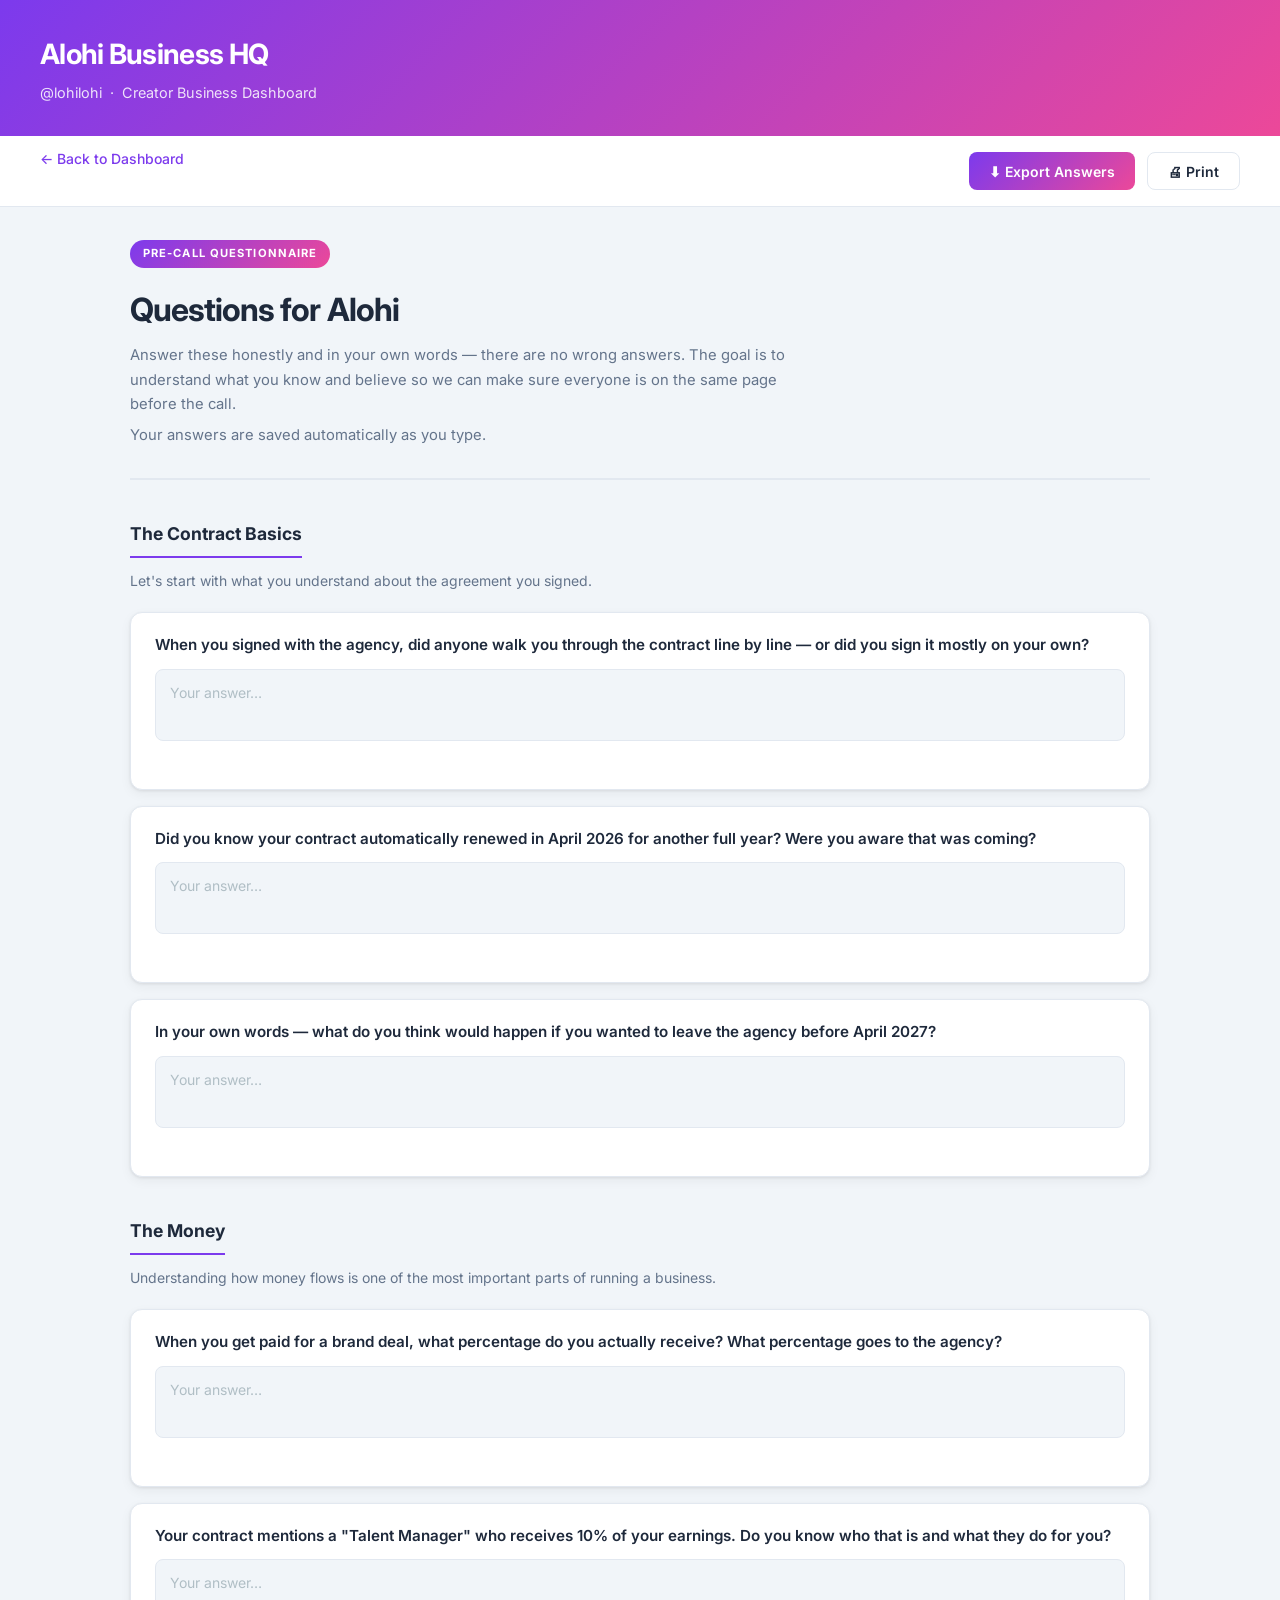
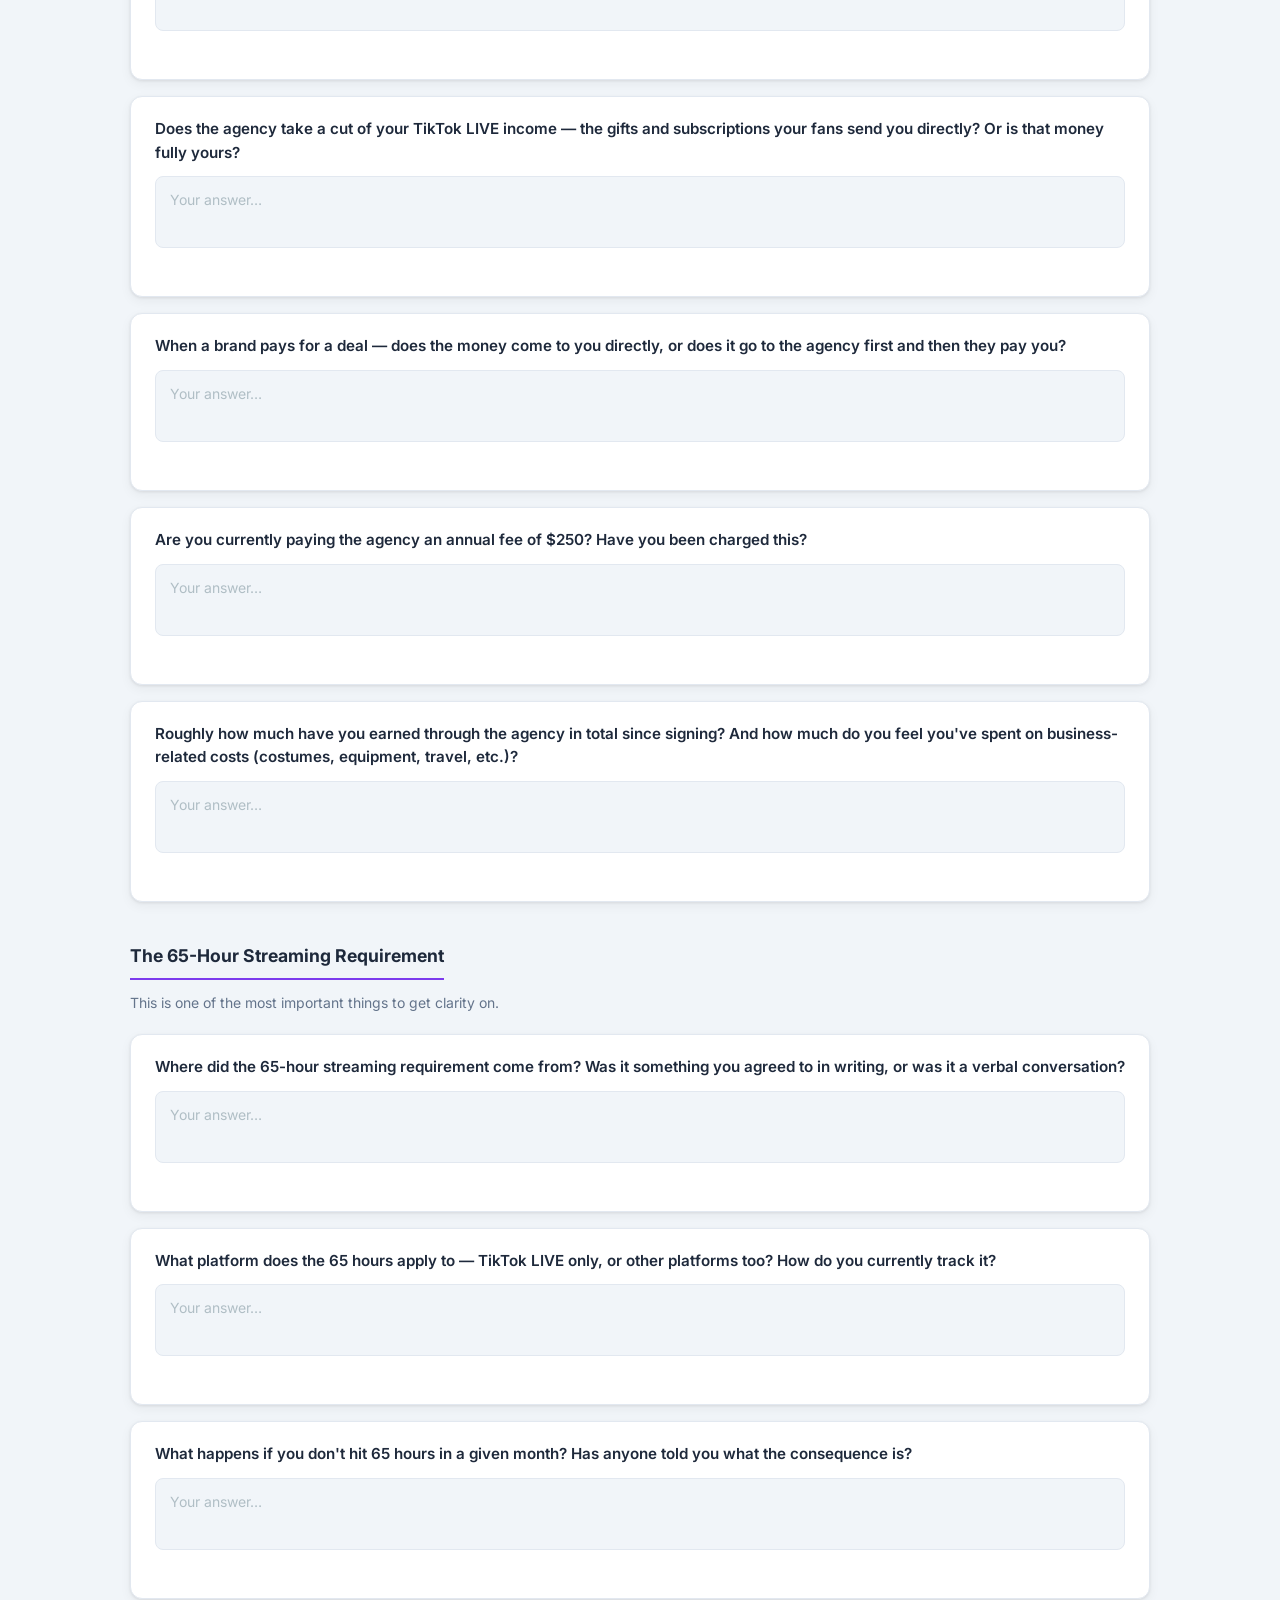
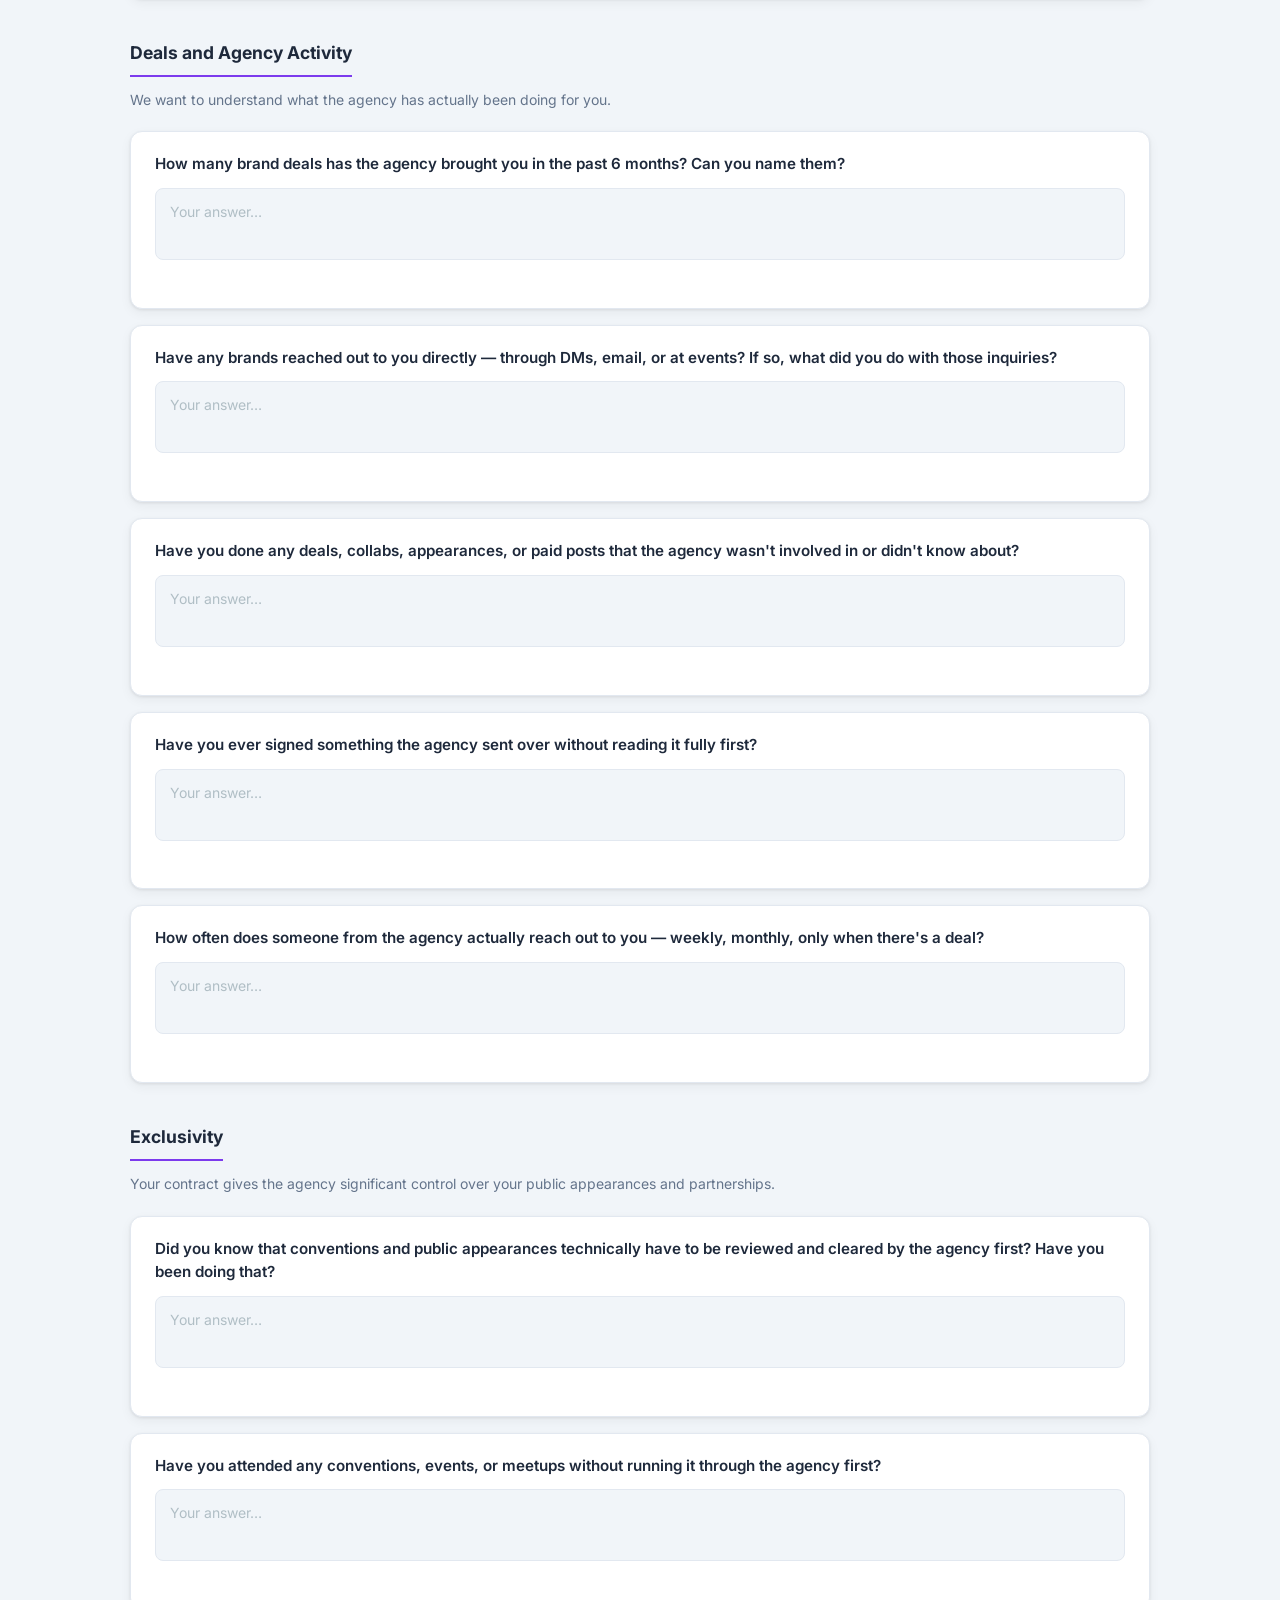
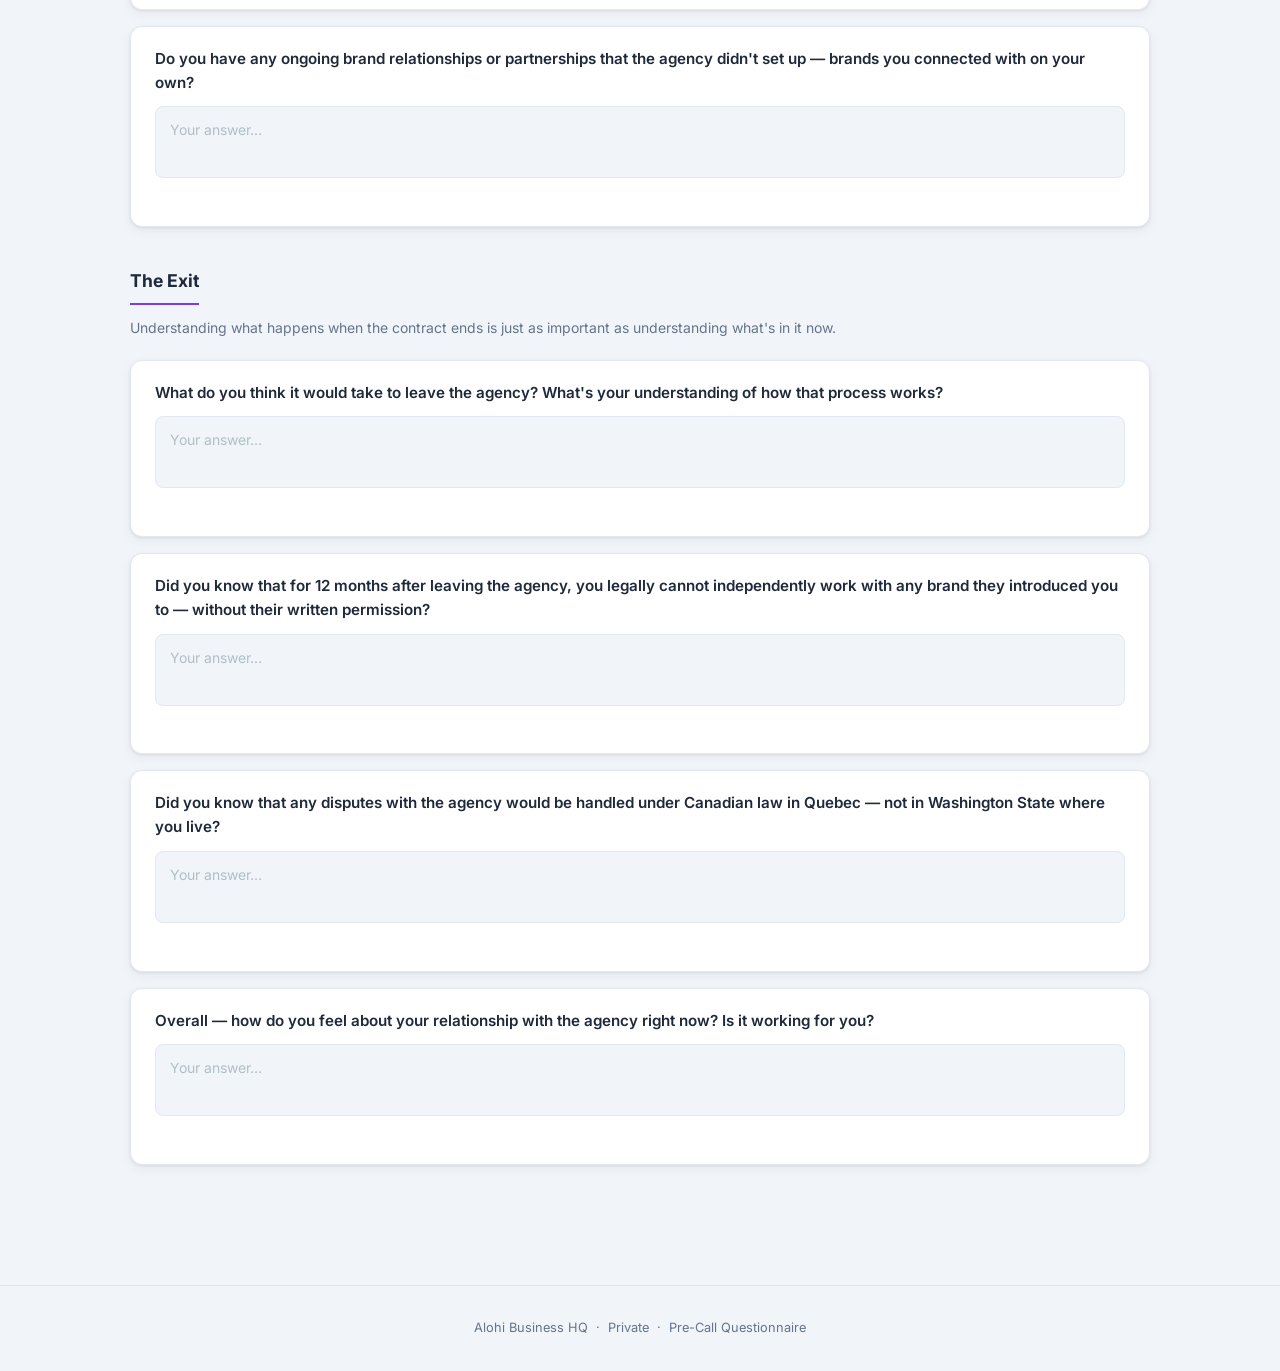
<file: calls/alohi-prep.html>
<!DOCTYPE html>
<html lang="en">
<head>
  <meta charset="UTF-8">
  <meta name="viewport" content="width=device-width, initial-scale=1.0">
  <title>Alohi Pre-Call Questions</title>
  <link rel="preconnect" href="https://fonts.googleapis.com">
  <link href="https://fonts.googleapis.com/css2?family=Inter:wght@400;500;600;700&display=swap" rel="stylesheet">
  <link rel="stylesheet" href="../style.css">
  <link rel="stylesheet" href="prep.css">
</head>
<body data-prep-key="alohi-prep">

  <header class="site-header no-print">
    <h1>Alohi Business HQ</h1>
    <p class="handle">@lohilohi &nbsp;·&nbsp; Creator Business Dashboard</p>
  </header>

  <div class="prep-nav no-print">
    <a href="../index.html#calls" class="back-link">← Back to Dashboard</a>
    <div class="prep-actions">
      <button class="export-btn" id="export-btn">⬇ Export Answers</button>
      <button class="print-btn" id="print-btn">🖨 Print</button>
    </div>
  </div>

  <main class="container">

    <div class="prep-header">
      <div class="prep-tag">Pre-Call Questionnaire</div>
      <h1 class="prep-title">Questions for Alohi</h1>
      <p class="prep-subtitle">Answer these honestly and in your own words — there are no wrong answers. The goal is to understand what you know and believe so we can make sure everyone is on the same page before the call.</p>
      <p class="prep-subtitle">Your answers are saved automatically as you type.</p>
    </div>

    <!-- ── Section 1 ── -->
    <div class="prep-section" data-section-key="contract-basics">
      <h2 class="prep-section-title">The Contract Basics</h2>
      <p class="prep-section-desc">Let's start with what you understand about the agreement you signed.</p>

      <div class="question-block" data-q-idx="0">
        <p class="question-text">When you signed with the agency, did anyone walk you through the contract line by line — or did you sign it mostly on your own?</p>
        <textarea class="answer-area" placeholder="Your answer…"></textarea>
        <span class="save-indicator">Saved ✓</span>
      </div>

      <div class="question-block" data-q-idx="1">
        <p class="question-text">Did you know your contract automatically renewed in April 2026 for another full year? Were you aware that was coming?</p>
        <textarea class="answer-area" placeholder="Your answer…"></textarea>
        <span class="save-indicator">Saved ✓</span>
      </div>

      <div class="question-block" data-q-idx="2">
        <p class="question-text">In your own words — what do you think would happen if you wanted to leave the agency before April 2027?</p>
        <textarea class="answer-area" placeholder="Your answer…"></textarea>
        <span class="save-indicator">Saved ✓</span>
      </div>
    </div>

    <!-- ── Section 2 ── -->
    <div class="prep-section" data-section-key="the-money">
      <h2 class="prep-section-title">The Money</h2>
      <p class="prep-section-desc">Understanding how money flows is one of the most important parts of running a business.</p>

      <div class="question-block" data-q-idx="0">
        <p class="question-text">When you get paid for a brand deal, what percentage do you actually receive? What percentage goes to the agency?</p>
        <textarea class="answer-area" placeholder="Your answer…"></textarea>
        <span class="save-indicator">Saved ✓</span>
      </div>

      <div class="question-block" data-q-idx="1">
        <p class="question-text">Your contract mentions a "Talent Manager" who receives 10% of your earnings. Do you know who that is and what they do for you?</p>
        <textarea class="answer-area" placeholder="Your answer…"></textarea>
        <span class="save-indicator">Saved ✓</span>
      </div>

      <div class="question-block" data-q-idx="2">
        <p class="question-text">Does the agency take a cut of your TikTok LIVE income — the gifts and subscriptions your fans send you directly? Or is that money fully yours?</p>
        <textarea class="answer-area" placeholder="Your answer…"></textarea>
        <span class="save-indicator">Saved ✓</span>
      </div>

      <div class="question-block" data-q-idx="3">
        <p class="question-text">When a brand pays for a deal — does the money come to you directly, or does it go to the agency first and then they pay you?</p>
        <textarea class="answer-area" placeholder="Your answer…"></textarea>
        <span class="save-indicator">Saved ✓</span>
      </div>

      <div class="question-block" data-q-idx="4">
        <p class="question-text">Are you currently paying the agency an annual fee of $250? Have you been charged this?</p>
        <textarea class="answer-area" placeholder="Your answer…"></textarea>
        <span class="save-indicator">Saved ✓</span>
      </div>

      <div class="question-block" data-q-idx="5">
        <p class="question-text">Roughly how much have you earned through the agency in total since signing? And how much do you feel you've spent on business-related costs (costumes, equipment, travel, etc.)?</p>
        <textarea class="answer-area" placeholder="Your answer…"></textarea>
        <span class="save-indicator">Saved ✓</span>
      </div>
    </div>

    <!-- ── Section 3 ── -->
    <div class="prep-section" data-section-key="streaming">
      <h2 class="prep-section-title">The 65-Hour Streaming Requirement</h2>
      <p class="prep-section-desc">This is one of the most important things to get clarity on.</p>

      <div class="question-block" data-q-idx="0">
        <p class="question-text">Where did the 65-hour streaming requirement come from? Was it something you agreed to in writing, or was it a verbal conversation?</p>
        <textarea class="answer-area" placeholder="Your answer…"></textarea>
        <span class="save-indicator">Saved ✓</span>
      </div>

      <div class="question-block" data-q-idx="1">
        <p class="question-text">What platform does the 65 hours apply to — TikTok LIVE only, or other platforms too? How do you currently track it?</p>
        <textarea class="answer-area" placeholder="Your answer…"></textarea>
        <span class="save-indicator">Saved ✓</span>
      </div>

      <div class="question-block" data-q-idx="2">
        <p class="question-text">What happens if you don't hit 65 hours in a given month? Has anyone told you what the consequence is?</p>
        <textarea class="answer-area" placeholder="Your answer…"></textarea>
        <span class="save-indicator">Saved ✓</span>
      </div>
    </div>

    <!-- ── Section 4 ── -->
    <div class="prep-section" data-section-key="deals-activity">
      <h2 class="prep-section-title">Deals and Agency Activity</h2>
      <p class="prep-section-desc">We want to understand what the agency has actually been doing for you.</p>

      <div class="question-block" data-q-idx="0">
        <p class="question-text">How many brand deals has the agency brought you in the past 6 months? Can you name them?</p>
        <textarea class="answer-area" placeholder="Your answer…"></textarea>
        <span class="save-indicator">Saved ✓</span>
      </div>

      <div class="question-block" data-q-idx="1">
        <p class="question-text">Have any brands reached out to you directly — through DMs, email, or at events? If so, what did you do with those inquiries?</p>
        <textarea class="answer-area" placeholder="Your answer…"></textarea>
        <span class="save-indicator">Saved ✓</span>
      </div>

      <div class="question-block" data-q-idx="2">
        <p class="question-text">Have you done any deals, collabs, appearances, or paid posts that the agency wasn't involved in or didn't know about?</p>
        <textarea class="answer-area" placeholder="Your answer…"></textarea>
        <span class="save-indicator">Saved ✓</span>
      </div>

      <div class="question-block" data-q-idx="3">
        <p class="question-text">Have you ever signed something the agency sent over without reading it fully first?</p>
        <textarea class="answer-area" placeholder="Your answer…"></textarea>
        <span class="save-indicator">Saved ✓</span>
      </div>

      <div class="question-block" data-q-idx="4">
        <p class="question-text">How often does someone from the agency actually reach out to you — weekly, monthly, only when there's a deal?</p>
        <textarea class="answer-area" placeholder="Your answer…"></textarea>
        <span class="save-indicator">Saved ✓</span>
      </div>
    </div>

    <!-- ── Section 5 ── -->
    <div class="prep-section" data-section-key="exclusivity">
      <h2 class="prep-section-title">Exclusivity</h2>
      <p class="prep-section-desc">Your contract gives the agency significant control over your public appearances and partnerships.</p>

      <div class="question-block" data-q-idx="0">
        <p class="question-text">Did you know that conventions and public appearances technically have to be reviewed and cleared by the agency first? Have you been doing that?</p>
        <textarea class="answer-area" placeholder="Your answer…"></textarea>
        <span class="save-indicator">Saved ✓</span>
      </div>

      <div class="question-block" data-q-idx="1">
        <p class="question-text">Have you attended any conventions, events, or meetups without running it through the agency first?</p>
        <textarea class="answer-area" placeholder="Your answer…"></textarea>
        <span class="save-indicator">Saved ✓</span>
      </div>

      <div class="question-block" data-q-idx="2">
        <p class="question-text">Do you have any ongoing brand relationships or partnerships that the agency didn't set up — brands you connected with on your own?</p>
        <textarea class="answer-area" placeholder="Your answer…"></textarea>
        <span class="save-indicator">Saved ✓</span>
      </div>
    </div>

    <!-- ── Section 6 ── -->
    <div class="prep-section" data-section-key="exit">
      <h2 class="prep-section-title">The Exit</h2>
      <p class="prep-section-desc">Understanding what happens when the contract ends is just as important as understanding what's in it now.</p>

      <div class="question-block" data-q-idx="0">
        <p class="question-text">What do you think it would take to leave the agency? What's your understanding of how that process works?</p>
        <textarea class="answer-area" placeholder="Your answer…"></textarea>
        <span class="save-indicator">Saved ✓</span>
      </div>

      <div class="question-block" data-q-idx="1">
        <p class="question-text">Did you know that for 12 months after leaving the agency, you legally cannot independently work with any brand they introduced you to — without their written permission?</p>
        <textarea class="answer-area" placeholder="Your answer…"></textarea>
        <span class="save-indicator">Saved ✓</span>
      </div>

      <div class="question-block" data-q-idx="2">
        <p class="question-text">Did you know that any disputes with the agency would be handled under Canadian law in Quebec — not in Washington State where you live?</p>
        <textarea class="answer-area" placeholder="Your answer…"></textarea>
        <span class="save-indicator">Saved ✓</span>
      </div>

      <div class="question-block" data-q-idx="3">
        <p class="question-text">Overall — how do you feel about your relationship with the agency right now? Is it working for you?</p>
        <textarea class="answer-area" placeholder="Your answer…"></textarea>
        <span class="save-indicator">Saved ✓</span>
      </div>
    </div>

  </main>

  <footer class="site-footer no-print">
    Alohi Business HQ &nbsp;·&nbsp; Private &nbsp;·&nbsp; Pre-Call Questionnaire
  </footer>

  <script src="prep.js"></script>

</body>
</html>
</file>
<file: style.css>
* {
  margin: 0;
  padding: 0;
  box-sizing: border-box;
}

:root {
  --primary: #7c3aed;
  --primary-light: #8b5cf6;
  --accent: #ec4899;
  --bg: #f1f5f9;
  --surface: #ffffff;
  --text: #1e293b;
  --muted: #64748b;
  --border: #e2e8f0;
  --success: #10b981;
  --warning: #f59e0b;
  --radius: 12px;
  --shadow: 0 1px 3px rgba(0,0,0,0.08), 0 4px 12px rgba(0,0,0,0.05);
  --shadow-hover: 0 4px 16px rgba(0,0,0,0.12), 0 8px 24px rgba(0,0,0,0.08);
}

body {
  font-family: 'Inter', -apple-system, BlinkMacSystemFont, 'Segoe UI', sans-serif;
  background: var(--bg);
  color: var(--text);
  line-height: 1.6;
  min-height: 100vh;
}

/* ── Header ── */
.site-header {
  background: linear-gradient(135deg, #7c3aed 0%, #ec4899 100%);
  color: white;
  padding: 2rem 2.5rem;
}

.site-header h1 {
  font-size: 1.75rem;
  font-weight: 700;
  letter-spacing: -0.025em;
}

.site-header .handle {
  opacity: 0.85;
  font-size: 0.9rem;
  margin-top: 0.25rem;
}

/* ── Tab Bar ── */
.tab-bar {
  background: var(--surface);
  border-bottom: 2px solid var(--border);
  display: flex;
  overflow-x: auto;
  -webkit-overflow-scrolling: touch;
  scrollbar-width: none;
  position: sticky;
  top: 0;
  z-index: 100;
  box-shadow: 0 2px 8px rgba(0,0,0,0.06);
}

.tab-bar::-webkit-scrollbar { display: none; }

.tab {
  flex-shrink: 0;
  padding: 0.875rem 1.1rem;
  font-family: inherit;
  font-size: 0.85rem;
  font-weight: 500;
  color: var(--muted);
  background: none;
  border: none;
  border-bottom: 3px solid transparent;
  margin-bottom: -2px;
  cursor: pointer;
  transition: color 0.15s ease, border-color 0.15s ease;
  white-space: nowrap;
  display: inline-flex;
  align-items: center;
  gap: 0.35rem;
}

.tab:hover { color: var(--text); }

.tab.active {
  color: var(--primary);
  border-bottom-color: var(--primary);
  font-weight: 600;
}

/* Completion dots on tabs */
.tab-dot {
  width: 7px;
  height: 7px;
  border-radius: 50%;
  display: none;
  flex-shrink: 0;
}

.tab-dot.dot-progress { background: #f59e0b; display: inline-block; }
.tab-dot.dot-complete { background: #10b981; display: inline-block; }

/* Tab panels */
.tab-panel { display: none; }
.tab-panel.active { display: block; }

/* Banner links */
.banner-link {
  font-weight: 600;
  text-decoration: underline;
  cursor: pointer;
  color: #78350f;
}

/* Auth Overlay */
#auth-overlay {
  position: fixed;
  inset: 0;
  background: linear-gradient(135deg, #7c3aed 0%, #ec4899 100%);
  display: flex;
  align-items: center;
  justify-content: center;
  z-index: 9999;
  padding: 1.5rem;
}

.auth-card {
  background: #fff;
  border-radius: 16px;
  padding: 2.5rem 2rem;
  max-width: 360px;
  width: 100%;
  text-align: center;
  box-shadow: 0 20px 60px rgba(0,0,0,0.25);
}

.auth-lock { font-size: 2.5rem; margin-bottom: 0.75rem; }

.auth-title {
  font-size: 1.25rem;
  font-weight: 700;
  color: #1e293b;
  margin-bottom: 0.4rem;
}

.auth-subtitle {
  font-size: 0.875rem;
  color: #64748b;
  margin-bottom: 1.5rem;
  line-height: 1.5;
}

.auth-input {
  width: 100%;
  padding: 0.75rem 1rem;
  border: 2px solid #e2e8f0;
  border-radius: 10px;
  font-family: inherit;
  font-size: 1rem;
  text-align: center;
  letter-spacing: 0.1em;
  color: #1e293b;
  outline: none;
  margin-bottom: 0.875rem;
  transition: border-color 0.15s ease;
}

.auth-input:focus { border-color: #8b5cf6; }

.auth-btn {
  width: 100%;
  padding: 0.75rem;
  background: linear-gradient(135deg, #7c3aed, #ec4899);
  color: white;
  border: none;
  border-radius: 10px;
  font-family: inherit;
  font-size: 0.95rem;
  font-weight: 600;
  cursor: pointer;
  transition: opacity 0.15s ease;
}

.auth-btn:hover { opacity: 0.9; }

.auth-error {
  margin-top: 0.75rem;
  font-size: 0.8rem;
  color: #dc2626;
  min-height: 1.2em;
}

@keyframes auth-shake {
  0%,100% { transform: translateX(0); }
  20%,60%  { transform: translateX(-6px); }
  40%,80%  { transform: translateX(6px); }
}

.auth-shake { animation: auth-shake 0.35s ease; }

/* ── Container ── */
.container {
  max-width: 1100px;
  margin: 0 auto;
  padding: 2rem 2.5rem;
}

/* ── Status Banner ── */
.status-banner {
  background: #fef9c3;
  border: 1px solid #fbbf24;
  border-radius: var(--radius);
  padding: 0.9rem 1.25rem;
  margin-bottom: 2rem;
  font-size: 0.875rem;
  color: #78350f;
  display: flex;
  align-items: flex-start;
  gap: 0.6rem;
}

.status-banner a {
  color: #78350f;
  font-weight: 600;
}

/* ── Section Grid ── */
.section-grid {
  display: grid;
  grid-template-columns: repeat(auto-fill, minmax(300px, 1fr));
  gap: 1.25rem;
}

/* ── Section Card ── */
.section-card {
  background: var(--surface);
  border: 1px solid var(--border);
  border-radius: var(--radius);
  padding: 1.5rem;
  text-decoration: none;
  color: var(--text);
  display: block;
  transition: all 0.2s ease;
  box-shadow: var(--shadow);
  position: relative;
  overflow: hidden;
  cursor: pointer;
}

.section-card:hover {
  box-shadow: var(--shadow-hover);
  transform: translateY(-2px);
  border-color: transparent;
}

.section-card::before {
  content: '';
  position: absolute;
  top: 0; left: 0; right: 0;
  height: 3px;
  background: linear-gradient(90deg, #7c3aed, #ec4899);
  opacity: 0;
  transition: opacity 0.2s ease;
}

.section-card:hover::before {
  opacity: 1;
}

.card-icon {
  font-size: 2rem;
  margin-bottom: 0.75rem;
  display: block;
  line-height: 1;
}

.card-title {
  font-size: 1.05rem;
  font-weight: 600;
  margin-bottom: 0.4rem;
}

.card-desc {
  font-size: 0.875rem;
  color: var(--muted);
  line-height: 1.55;
}

.card-status {
  display: inline-block;
  margin-top: 1rem;
  font-size: 0.72rem;
  font-weight: 600;
  text-transform: uppercase;
  letter-spacing: 0.05em;
  padding: 0.25rem 0.65rem;
  border-radius: 100px;
}

.status-pending  { background: #fef3c7; color: #92400e; }
.status-active   { background: #d1fae5; color: #065f46; }
.status-empty    { background: #f1f5f9; color: #64748b; }
.status-urgent   { background: #fee2e2; color: #991b1b; }

/* ── Section Page ── */
.section-hero {
  margin-bottom: 2rem;
}

.section-hero .hero-icon {
  font-size: 3rem;
  line-height: 1;
  margin-bottom: 0.75rem;
  display: block;
}

.section-hero h1 {
  font-size: 1.75rem;
  font-weight: 700;
  letter-spacing: -0.025em;
  margin-bottom: 0.4rem;
}

.section-hero .subtitle {
  color: var(--muted);
  font-size: 0.95rem;
  max-width: 600px;
}

/* ── Content Cards ── */
.content-card {
  background: var(--surface);
  border: 1px solid var(--border);
  border-radius: var(--radius);
  padding: 1.5rem;
  margin-bottom: 1.25rem;
  box-shadow: var(--shadow);
}

.content-card h2 {
  font-size: 0.72rem;
  font-weight: 700;
  text-transform: uppercase;
  letter-spacing: 0.08em;
  color: var(--primary);
  margin-bottom: 0.75rem;
}

.content-card p {
  color: var(--muted);
  font-size: 0.9rem;
  margin-bottom: 0.75rem;
  line-height: 1.6;
}

.content-card p:last-child {
  margin-bottom: 0;
}

.content-card ul {
  list-style: none;
  padding: 0;
  margin-top: 0.25rem;
}

.content-card ul li {
  padding: 0.45rem 0;
  font-size: 0.9rem;
  color: var(--text);
  border-bottom: 1px solid var(--border);
  display: flex;
  align-items: center;
  gap: 0.6rem;
}

.content-card ul li:last-child {
  border-bottom: none;
  padding-bottom: 0;
}

.content-card ul li::before {
  content: '→';
  color: var(--primary);
  font-size: 0.75rem;
  flex-shrink: 0;
}

/* ── Empty State ── */
.empty-state {
  text-align: center;
  padding: 3rem 1.5rem;
  color: var(--muted);
  background: var(--surface);
  border: 1px dashed var(--border);
  border-radius: var(--radius);
}

.empty-state .empty-icon {
  font-size: 2.5rem;
  margin-bottom: 0.75rem;
  display: block;
}

.empty-state p {
  font-size: 0.9rem;
}

/* ── Back Link ── */
.back-link {
  display: inline-flex;
  align-items: center;
  gap: 0.4rem;
  color: var(--primary);
  text-decoration: none;
  font-size: 0.875rem;
  font-weight: 500;
  margin-bottom: 1.5rem;
}

.back-link:hover {
  text-decoration: underline;
}

/* ── Note / Alert ── */
.note {
  background: #eff6ff;
  border-left: 3px solid #3b82f6;
  border-radius: 0 var(--radius) var(--radius) 0;
  padding: 0.9rem 1.25rem;
  font-size: 0.875rem;
  color: #1e40af;
  margin-bottom: 1.25rem;
}

.note strong {
  display: block;
  margin-bottom: 0.2rem;
}

/* ── Family Message ── */
.family-message {
  background: linear-gradient(135deg, #0c4a6e 0%, #134e4a 100%);
  border-radius: var(--radius);
  padding: 2.5rem 2rem;
  margin-bottom: 1.75rem;
  color: white;
  position: relative;
  overflow: hidden;
}

.family-message::before {
  content: '🌺';
  position: absolute;
  right: -0.5rem;
  top: -1rem;
  font-size: 8rem;
  opacity: 0.08;
  line-height: 1;
  pointer-events: none;
}

.family-message-eyebrow {
  font-size: 0.72rem;
  font-weight: 700;
  text-transform: uppercase;
  letter-spacing: 0.12em;
  color: rgba(255,255,255,0.6);
  margin-bottom: 0.75rem;
}

.family-message-headline {
  font-size: 2rem;
  font-weight: 700;
  letter-spacing: -0.02em;
  margin-bottom: 1.25rem;
  line-height: 1.1;
}

.family-message-body {
  list-style: none;
  padding: 0;
  margin-bottom: 1.5rem;
}

.family-message-body li {
  font-size: 0.975rem;
  line-height: 1.7;
  color: rgba(255,255,255,0.9);
  padding-left: 1.1rem;
  position: relative;
}

.family-message-body li::before {
  content: '·';
  position: absolute;
  left: 0;
  color: rgba(255,255,255,0.5);
}

.family-message-footer {
  font-size: 0.925rem;
  font-style: italic;
  color: rgba(255,255,255,0.7);
  border-top: 1px solid rgba(255,255,255,0.15);
  padding-top: 1rem;
}

/* ── Status Strip ── */
.status-strip {
  display: grid;
  grid-template-columns: repeat(3, 1fr);
  gap: 0.875rem;
  margin-bottom: 1.75rem;
}

.status-pill {
  background: var(--surface);
  border: 1px solid var(--border);
  border-radius: var(--radius);
  padding: 1rem 1.25rem;
  box-shadow: var(--shadow);
  border-left: 4px solid transparent;
}

.status-pill.pill-amber { border-left-color: #f59e0b; }
.status-pill.pill-blue  { border-left-color: #3b82f6; }
.status-pill.pill-red   { border-left-color: #ef4444; }

.pill-label {
  font-size: 0.7rem;
  font-weight: 700;
  text-transform: uppercase;
  letter-spacing: 0.08em;
  color: var(--muted);
  display: block;
  margin-bottom: 0.3rem;
}

.pill-value {
  font-size: 0.8rem;
  color: var(--text);
  display: block;
  margin-bottom: 0.3rem;
}

.pill-count {
  font-size: 1.5rem;
  font-weight: 700;
  color: var(--text);
  display: block;
  line-height: 1;
}

.pill-unit {
  font-size: 0.75rem;
  font-weight: 400;
  color: var(--muted);
  margin-left: 0.2rem;
}

/* ── Platform Grid ── */
.platform-grid {
  display: grid;
  grid-template-columns: repeat(3, 1fr);
  gap: 0.75rem;
  margin-bottom: 1.75rem;
}

.platform-card {
  background: var(--surface);
  border: 1px solid var(--border);
  border-radius: var(--radius);
  padding: 1rem;
  text-align: center;
  box-shadow: var(--shadow);
}

.platform-emoji { font-size: 1.5rem; display: block; margin-bottom: 0.35rem; }
.platform-name  { font-size: 0.7rem; font-weight: 600; color: var(--muted); text-transform: uppercase; letter-spacing: 0.06em; margin-bottom: 0.2rem; }
.platform-stat  { font-size: 1.1rem; font-weight: 700; color: var(--text); }
.platform-sub   { font-size: 0.7rem; color: var(--muted); }

/* ── Action Items ── */
.action-list { list-style: none; padding: 0; }

.action-item {
  display: flex;
  align-items: flex-start;
  gap: 0.75rem;
  padding: 0.7rem 0;
  border-bottom: 1px solid var(--border);
  transition: opacity 0.2s ease;
}

.action-item:last-child { border-bottom: none; }
.action-item.action-done { opacity: 0.45; }
.action-item.action-done .action-text { text-decoration: line-through; }

.action-check {
  appearance: none;
  -webkit-appearance: none;
  width: 18px;
  height: 18px;
  border: 2px solid var(--border);
  border-radius: 50%;
  cursor: pointer;
  flex-shrink: 0;
  margin-top: 2px;
  position: relative;
  transition: all 0.15s ease;
}

.action-check:checked {
  background: var(--success);
  border-color: var(--success);
}

.action-check:checked::after {
  content: '✓';
  position: absolute;
  top: -1px; left: 1px;
  color: white;
  font-size: 11px;
  font-weight: 700;
}

.action-text { font-size: 0.9rem; color: var(--text); line-height: 1.5; }
.action-tag  {
  font-size: 0.68rem;
  font-weight: 600;
  text-transform: uppercase;
  letter-spacing: 0.05em;
  padding: 0.15rem 0.5rem;
  border-radius: 100px;
  white-space: nowrap;
  margin-top: 0.2rem;
  display: inline-block;
}

.tag-now      { background: #fee2e2; color: #991b1b; }
.tag-soon     { background: #fef3c7; color: #92400e; }
.tag-date     { background: #eff6ff; color: #1e40af; }
.tag-done     { background: #d1fae5; color: #065f46; }

/* ── Guardrail Cards ── */
.guardrail {
  background: #fffbeb;
  border: 1px solid #fcd34d;
  border-left: 4px solid #f59e0b;
  border-radius: var(--radius);
  padding: 1.25rem 1.5rem;
  margin-bottom: 1.25rem;
}

.guardrail-title {
  font-size: 0.8rem;
  font-weight: 700;
  text-transform: uppercase;
  letter-spacing: 0.07em;
  color: #92400e;
  margin-bottom: 0.75rem;
  display: flex;
  align-items: center;
  gap: 0.4rem;
}

.guardrail ul { list-style: none; padding: 0; }
.guardrail ul li {
  font-size: 0.875rem;
  color: #78350f;
  padding: 0.35rem 0;
  border-bottom: 1px solid #fde68a;
  display: flex;
  align-items: flex-start;
  gap: 0.5rem;
}
.guardrail ul li:last-child { border-bottom: none; }
.guardrail ul li::before { content: '⚠'; font-size: 0.75rem; flex-shrink: 0; margin-top: 1px; }

/* ── Free Zone Cards ── */
.free-zone {
  background: #f0fdf4;
  border: 1px solid #6ee7b7;
  border-left: 4px solid #10b981;
  border-radius: var(--radius);
  padding: 1.25rem 1.5rem;
  margin-bottom: 1.25rem;
}

.free-zone-title {
  font-size: 0.8rem;
  font-weight: 700;
  text-transform: uppercase;
  letter-spacing: 0.07em;
  color: #065f46;
  margin-bottom: 0.75rem;
}

.free-zone ul { list-style: none; padding: 0; }
.free-zone ul li {
  font-size: 0.875rem;
  color: #065f46;
  padding: 0.35rem 0;
  border-bottom: 1px solid #a7f3d0;
  display: flex;
  align-items: flex-start;
  gap: 0.5rem;
}
.free-zone ul li:last-child { border-bottom: none; }
.free-zone ul li::before { content: '✓'; font-size: 0.75rem; flex-shrink: 0; font-weight: 700; }

/* ── Status Checklist ── */
.status-list { list-style: none; padding: 0; }
.status-list li {
  display: flex;
  align-items: center;
  gap: 0.75rem;
  padding: 0.55rem 0;
  border-bottom: 1px solid var(--border);
  font-size: 0.9rem;
}
.status-list li:last-child { border-bottom: none; }
.status-badge {
  font-size: 0.7rem;
  font-weight: 700;
  padding: 0.2rem 0.55rem;
  border-radius: 100px;
  white-space: nowrap;
  flex-shrink: 0;
}
.badge-done    { background: #d1fae5; color: #065f46; }
.badge-needed  { background: #fee2e2; color: #991b1b; }
.badge-progress{ background: #fef3c7; color: #92400e; }

/* ── Rate Card ── */
.rate-card-grid {
  display: grid;
  grid-template-columns: 1fr 1fr;
  gap: 0.75rem;
  margin-bottom: 0.75rem;
}

.rate-item {
  background: var(--bg);
  border: 1px solid var(--border);
  border-radius: 8px;
  padding: 0.875rem 1rem;
}

.rate-item-label { font-size: 0.8rem; color: var(--muted); margin-bottom: 0.25rem; }
.rate-item-value { font-size: 1.1rem; font-weight: 700; color: var(--text); }
.rate-item-sub   { font-size: 0.75rem; color: var(--muted); margin-top: 0.15rem; }

/* ── Key Date Banner ── */
.key-date-banner {
  background: linear-gradient(135deg, #7c3aed, #ec4899);
  color: white;
  border-radius: var(--radius);
  padding: 1.25rem 1.5rem;
  display: flex;
  align-items: center;
  justify-content: space-between;
  gap: 1rem;
  margin-bottom: 1.25rem;
}

.key-date-label { font-size: 0.8rem; font-weight: 600; opacity: 0.85; margin-bottom: 0.2rem; }
.key-date-value { font-size: 1.05rem; font-weight: 700; }
.key-date-days  { text-align: right; flex-shrink: 0; }
.key-date-days-num { font-size: 2rem; font-weight: 700; line-height: 1; }
.key-date-days-label { font-size: 0.75rem; opacity: 0.8; }

/* ── Tab Notes ── */
.tab-notes {
  margin-top: 2rem;
  padding-top: 1.5rem;
  border-top: 2px dashed var(--border);
}

.tab-notes-label {
  font-size: 0.72rem;
  font-weight: 700;
  text-transform: uppercase;
  letter-spacing: 0.08em;
  color: var(--muted);
  margin-bottom: 0.5rem;
  display: block;
}

.tab-notes-area {
  width: 100%;
  min-height: 80px;
  padding: 0.75rem 0.875rem;
  border: 1px solid var(--border);
  border-radius: 8px;
  font-family: inherit;
  font-size: 0.875rem;
  color: var(--text);
  background: var(--surface);
  resize: none;
  overflow: hidden;
  line-height: 1.6;
  display: block;
  transition: border-color 0.15s ease;
}

.tab-notes-area:focus { outline: none; border-color: var(--primary-light); }
.tab-notes-area::placeholder { color: #b0bec5; }

.tab-notes-indicator {
  font-size: 0.75rem;
  color: var(--success);
  font-weight: 600;
  opacity: 0;
  transition: opacity 0.25s ease;
  display: inline-block;
  margin-top: 0.35rem;
}
.tab-notes-indicator.visible { opacity: 1; }

/* ── Program Image Strip ── */
.program-images {
  margin-top: 1.25rem;
  padding-top: 1rem;
  border-top: 1px dashed var(--border);
}

.program-images-label {
  font-size: 0.72rem;
  font-weight: 700;
  text-transform: uppercase;
  letter-spacing: 0.08em;
  color: var(--muted);
  margin-bottom: 0.75rem;
}

.image-strip {
  display: flex;
  gap: 0.75rem;
  overflow-x: auto;
  padding-bottom: 0.5rem;
  -webkit-overflow-scrolling: touch;
  scrollbar-width: thin;
}

.image-strip img {
  height: 280px;
  width: auto;
  border-radius: 10px;
  border: 1px solid var(--border);
  flex-shrink: 0;
  object-fit: cover;
  cursor: pointer;
  transition: transform 0.15s ease, box-shadow 0.15s ease;
}

.image-strip img:hover {
  transform: scale(1.02);
  box-shadow: var(--shadow-hover);
}

/* ── Lightbox ── */
#lightbox {
  position: fixed;
  inset: 0;
  background: rgba(0,0,0,0.9);
  display: flex;
  align-items: center;
  justify-content: center;
  z-index: 9998;
  padding: 1rem;
  cursor: pointer;
}

#lightbox img {
  max-height: 90vh;
  max-width: 90vw;
  border-radius: 10px;
  object-fit: contain;
}

/* ── Prep Link Cards (Calls tab) ── */
.prep-links {
  margin-bottom: 1.5rem;
  background: var(--surface);
  border: 1px solid var(--border);
  border-radius: var(--radius);
  padding: 1.5rem;
  box-shadow: var(--shadow);
}

.prep-links-title {
  font-size: 0.72rem;
  font-weight: 700;
  text-transform: uppercase;
  letter-spacing: 0.08em;
  color: var(--primary);
  margin-bottom: 0.4rem;
}

.prep-links-desc {
  font-size: 0.875rem;
  color: var(--muted);
  margin-bottom: 1.25rem;
  line-height: 1.5;
}

.prep-link-grid {
  display: flex;
  flex-direction: column;
  gap: 0.75rem;
}

.prep-link-card {
  display: flex;
  align-items: center;
  gap: 1rem;
  padding: 1rem 1.25rem;
  background: var(--bg);
  border: 1px solid var(--border);
  border-radius: 10px;
  text-decoration: none;
  color: var(--text);
  transition: all 0.15s ease;
}

.prep-link-card:hover {
  border-color: var(--primary-light);
  background: #f5f3ff;
  transform: translateX(3px);
}

.prep-link-icon { font-size: 1.75rem; flex-shrink: 0; }

.prep-link-title {
  font-size: 0.925rem;
  font-weight: 600;
  margin-bottom: 0.2rem;
}

.prep-link-desc {
  font-size: 0.8rem;
  color: var(--muted);
  line-height: 1.4;
}

.prep-link-arrow {
  margin-left: auto;
  color: var(--primary);
  font-size: 1.1rem;
  flex-shrink: 0;
}

/* ── Footer ── */
.site-footer {
  text-align: center;
  padding: 2rem;
  color: var(--muted);
  font-size: 0.8rem;
  border-top: 1px solid var(--border);
  margin-top: 3rem;
}

/* ── Card Completion States ── */
.section-card.card-progress {
  border-color: #fcd34d;
  background: #fffbeb;
}

.section-card.card-progress::before {
  background: linear-gradient(90deg, #f59e0b, #fcd34d);
  opacity: 1;
}

.section-card.card-complete {
  border-color: #6ee7b7;
  background: #f0fdf4;
}

.section-card.card-complete::before {
  background: linear-gradient(90deg, #10b981, #34d399);
  opacity: 1;
}

/* ── Export Bar ── */
.export-bar {
  display: flex;
  align-items: center;
  justify-content: space-between;
  margin-bottom: 1.5rem;
  gap: 1rem;
}

.export-hint {
  font-size: 0.8rem;
  color: var(--muted);
  display: none;
}

.export-btn {
  display: inline-flex;
  align-items: center;
  gap: 0.4rem;
  background: linear-gradient(135deg, #7c3aed, #ec4899);
  color: white;
  border: none;
  border-radius: 8px;
  padding: 0.6rem 1.25rem;
  font-family: inherit;
  font-size: 0.875rem;
  font-weight: 600;
  cursor: pointer;
  transition: opacity 0.15s ease, transform 0.15s ease;
  white-space: nowrap;
}

.export-btn:hover {
  opacity: 0.9;
  transform: translateY(-1px);
}

/* ── Checkboxes ── */
.item-check {
  appearance: none;
  -webkit-appearance: none;
  width: 17px;
  height: 17px;
  border: 2px solid var(--border);
  border-radius: 4px;
  cursor: pointer;
  flex-shrink: 0;
  position: relative;
  transition: background 0.15s ease, border-color 0.15s ease;
  margin-right: 2px;
}

.item-check:hover {
  border-color: var(--primary-light);
}

.item-check:checked {
  background: var(--primary);
  border-color: var(--primary);
}

.item-check:checked::after {
  content: '✓';
  position: absolute;
  top: -1px;
  left: 1px;
  color: white;
  font-size: 11px;
  font-weight: 700;
  line-height: 1;
}

.content-card ul li.has-checkbox::before {
  display: none;
}

.content-card ul li.has-checkbox {
  gap: 0.5rem;
}

/* ── Notes / Answer Area ── */
.notes-wrapper {
  margin-top: 1.25rem;
  padding-top: 1rem;
  border-top: 1px dashed var(--border);
}

.notes-label {
  display: block;
  font-size: 0.72rem;
  font-weight: 700;
  text-transform: uppercase;
  letter-spacing: 0.08em;
  color: var(--muted);
  margin-bottom: 0.5rem;
}

.notes-area {
  width: 100%;
  min-height: 72px;
  padding: 0.75rem 0.875rem;
  border: 1px solid var(--border);
  border-radius: 8px;
  font-family: inherit;
  font-size: 0.875rem;
  color: var(--text);
  background: var(--bg);
  resize: none;
  overflow: hidden;
  transition: border-color 0.15s ease, background 0.15s ease;
  line-height: 1.6;
  display: block;
}

.notes-area:focus {
  outline: none;
  border-color: var(--primary-light);
  background: #fff;
}

.notes-area::placeholder {
  color: #b0bec5;
}

/* ── View Mode ── */
.notes-display {
  position: relative;
  background: linear-gradient(135deg, #f5f3ff, #fdf2f8);
  border: 1px solid #ddd6fe;
  border-radius: 8px;
  padding: 0.875rem 1rem;
  cursor: pointer;
  transition: border-color 0.15s ease, box-shadow 0.15s ease;
}

.notes-display:hover {
  border-color: var(--primary-light);
  box-shadow: 0 0 0 3px rgba(139, 92, 246, 0.08);
}

.notes-display-text {
  font-size: 0.9rem;
  color: var(--text);
  line-height: 1.65;
  white-space: pre-wrap;
  word-break: break-word;
  padding-right: 3.5rem;
}

.notes-edit-btn {
  position: absolute;
  top: 0.6rem;
  right: 0.6rem;
  background: white;
  border: 1px solid var(--border);
  border-radius: 6px;
  padding: 0.2rem 0.6rem;
  font-size: 0.75rem;
  font-family: inherit;
  color: var(--primary);
  font-weight: 600;
  cursor: pointer;
  transition: background 0.15s ease, border-color 0.15s ease;
  white-space: nowrap;
}

.notes-edit-btn:hover {
  background: var(--primary);
  color: white;
  border-color: var(--primary);
}

/* ── Save Indicator ── */
.save-indicator {
  display: inline-block;
  margin-top: 0.4rem;
  font-size: 0.75rem;
  color: var(--success);
  font-weight: 600;
  opacity: 0;
  transition: opacity 0.25s ease;
  user-select: none;
}

.save-indicator.visible {
  opacity: 1;
}

/* ── Responsive ── */
@media (max-width: 640px) {
  .site-header { padding: 1.5rem; }
  .breadcrumb  { padding: 0.75rem 1.5rem; }
  .container   { padding: 1.25rem 1.5rem; }
  .section-grid { grid-template-columns: 1fr; }
  .section-hero h1 { font-size: 1.4rem; }
}
</file>
<file: calls/prep.css>
/* ── Prep Page Layout ── */
.prep-nav {
  background: var(--surface);
  border-bottom: 1px solid var(--border);
  padding: 0.75rem 2.5rem;
  display: flex;
  align-items: center;
  justify-content: space-between;
  gap: 1rem;
}

.prep-actions {
  display: flex;
  gap: 0.75rem;
}

.print-btn {
  display: inline-flex;
  align-items: center;
  gap: 0.4rem;
  background: var(--surface);
  color: var(--text);
  border: 1px solid var(--border);
  border-radius: 8px;
  padding: 0.6rem 1.25rem;
  font-family: inherit;
  font-size: 0.875rem;
  font-weight: 600;
  cursor: pointer;
  transition: background 0.15s ease;
}

.print-btn:hover { background: var(--bg); }

/* ── Prep Header ── */
.prep-header {
  margin-bottom: 2.5rem;
  padding-bottom: 1.5rem;
  border-bottom: 2px solid var(--border);
}

.prep-tag {
  display: inline-block;
  background: linear-gradient(135deg, #7c3aed, #ec4899);
  color: white;
  font-size: 0.7rem;
  font-weight: 700;
  text-transform: uppercase;
  letter-spacing: 0.1em;
  padding: 0.3rem 0.8rem;
  border-radius: 100px;
  margin-bottom: 1rem;
}

.prep-title {
  font-size: 2rem;
  font-weight: 700;
  letter-spacing: -0.03em;
  color: var(--text);
  margin-bottom: 0.5rem;
}

.prep-subtitle {
  font-size: 0.925rem;
  color: var(--muted);
  line-height: 1.65;
  margin-bottom: 0.4rem;
  max-width: 680px;
}

.prep-reminder {
  margin-top: 1rem;
  background: #eff6ff;
  border-left: 3px solid #3b82f6;
  border-radius: 0 8px 8px 0;
  padding: 0.875rem 1.125rem;
  font-size: 0.875rem;
  color: #1e40af;
  line-height: 1.6;
}

/* ── Sections ── */
.prep-section {
  margin-bottom: 2.5rem;
}

.prep-section-title {
  font-size: 1.1rem;
  font-weight: 700;
  color: var(--text);
  margin-bottom: 0.35rem;
  padding-bottom: 0.5rem;
  border-bottom: 2px solid var(--primary);
  display: inline-block;
}

.prep-section-desc {
  font-size: 0.875rem;
  color: var(--muted);
  margin-bottom: 1.25rem;
  margin-top: 0.4rem;
}

/* ── Question Blocks ── */
.question-block {
  background: var(--surface);
  border: 1px solid var(--border);
  border-radius: var(--radius);
  padding: 1.25rem 1.5rem;
  margin-bottom: 1rem;
  box-shadow: var(--shadow);
}

.question-text {
  font-size: 0.95rem;
  font-weight: 600;
  color: var(--text);
  line-height: 1.55;
  margin-bottom: 0.75rem;
}

.question-note {
  font-size: 0.8rem;
  color: var(--muted);
  font-style: italic;
  margin-bottom: 0.75rem;
  line-height: 1.5;
  padding-left: 0.75rem;
  border-left: 2px solid var(--border);
}

.answer-area {
  width: 100%;
  min-height: 72px;
  padding: 0.75rem 0.875rem;
  border: 1px solid var(--border);
  border-radius: 8px;
  font-family: inherit;
  font-size: 0.875rem;
  color: var(--text);
  background: var(--bg);
  resize: none;
  overflow: hidden;
  transition: border-color 0.15s ease, background 0.15s ease;
  line-height: 1.6;
  display: block;
}

.answer-area:focus {
  outline: none;
  border-color: var(--primary-light);
  background: #fff;
}

.answer-area::placeholder { color: #b0bec5; }

/* ── Print ── */
@media print {
  .no-print { display: none !important; }

  body { background: white; }

  .container { padding: 0; max-width: 100%; }

  .prep-header { margin-bottom: 1.5rem; }

  .prep-title { font-size: 1.5rem; }

  .prep-tag { background: #000; color: white; -webkit-print-color-adjust: exact; print-color-adjust: exact; }

  .prep-section { margin-bottom: 1.5rem; page-break-inside: avoid; }

  .prep-section-title { border-bottom-color: #000; -webkit-print-color-adjust: exact; print-color-adjust: exact; }

  .question-block {
    border: 1px solid #ccc;
    box-shadow: none;
    margin-bottom: 0.75rem;
    page-break-inside: avoid;
  }

  .answer-area {
    border: 1px solid #ccc;
    background: white;
    min-height: 60px;
  }

  .question-note { border-left-color: #999; }

  .prep-reminder { border-left-color: #000; background: #f0f0f0; -webkit-print-color-adjust: exact; print-color-adjust: exact; }

  .site-footer { display: block !important; border-top: 1px solid #ccc; margin-top: 2rem; text-align: center; font-size: 0.75rem; color: #666; }
}
</file>
